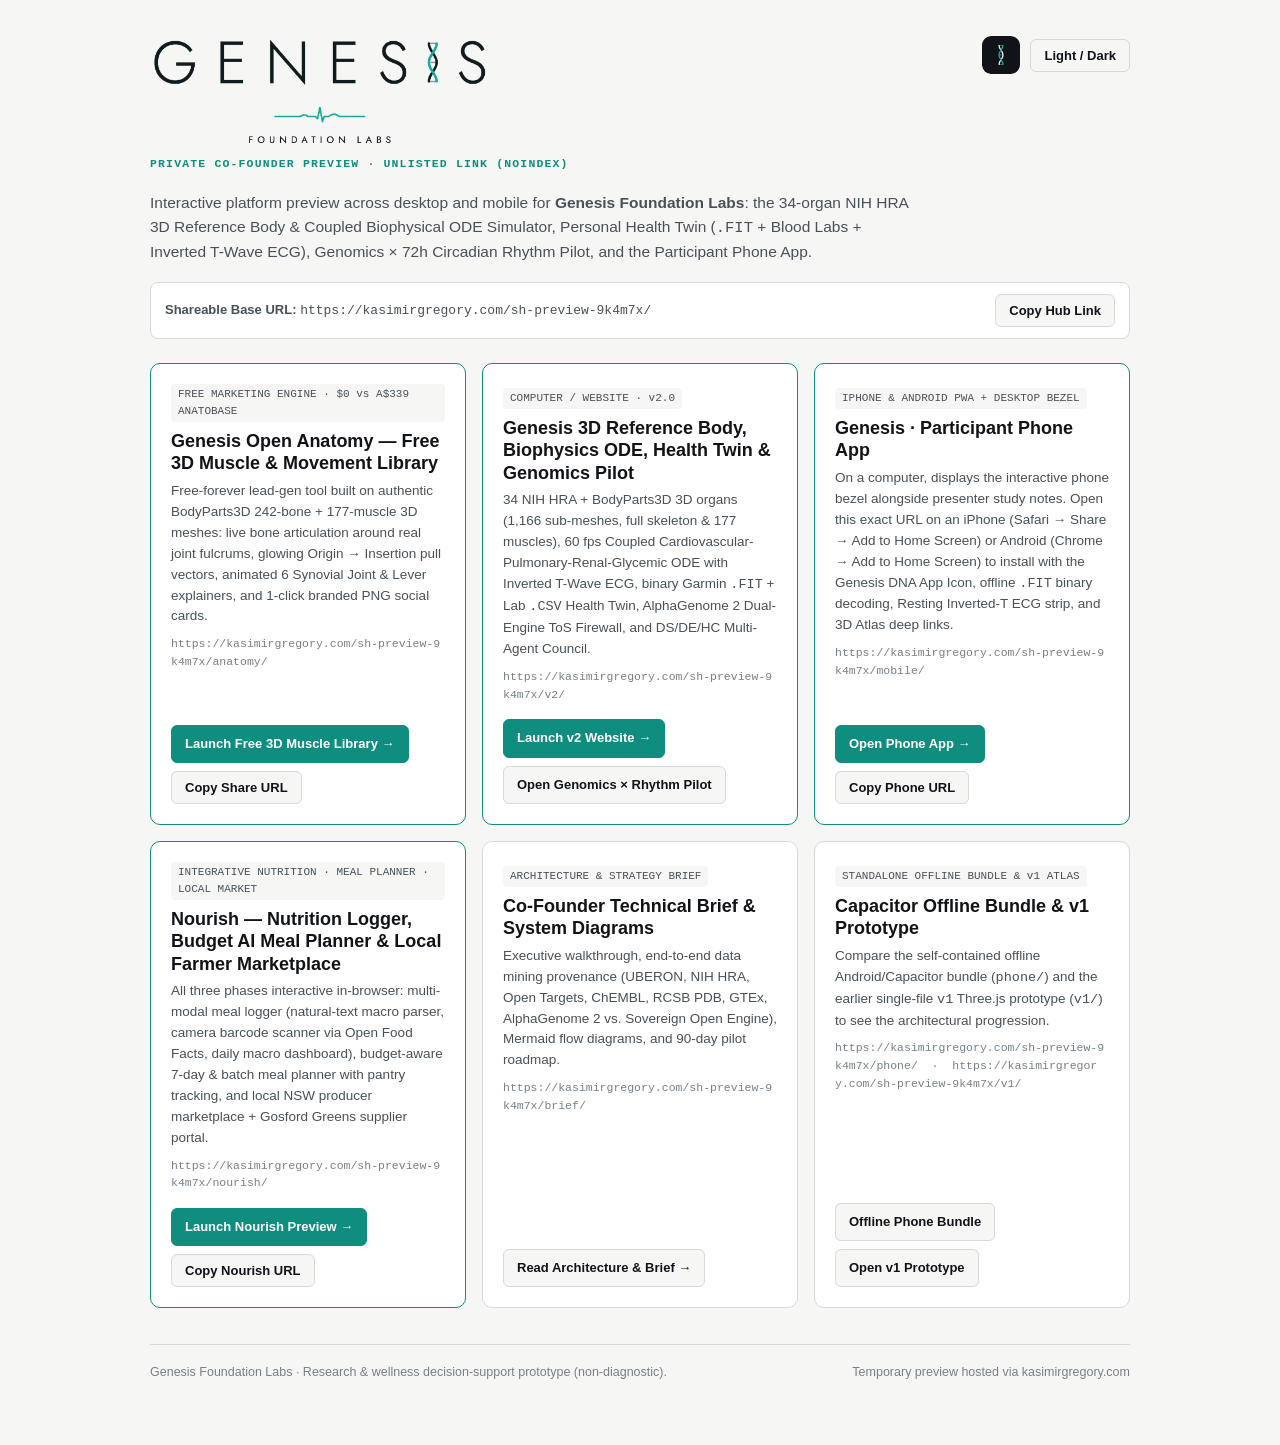
<file: index.html>
<!doctype html>
<html lang="en">
<head>
  <meta charset="utf-8" />
  <meta name="viewport" content="width=device-width, initial-scale=1" />
  <meta name="robots" content="noindex, nofollow, noarchive" />
  <meta name="theme-color" content="#f6f7f5" />
  <link rel="icon" href="brand/favicon.ico" sizes="any" />
  <link rel="icon" type="image/png" sizes="32x32" href="brand/favicon-32.png" />
  <link rel="apple-touch-icon" href="brand/apple-touch-icon.png" />
  <title>Genesis Foundation Labs — Co-Founder Platform Preview</title>
  <script>
    try { const t = localStorage.getItem('gfl-hub-theme'); if (t) document.documentElement.dataset.theme = t; } catch (_) {}
  </script>
  <style>
    :root {
      color-scheme: light;
      --bg: #f6f7f5; --paper: #ffffff; --ink: #101418; --ink-2: #485158; --ink-3: #768087;
      --rule: #d5dbd7; --accent: #0f8e80; --accent-bright: #18a999; --ok: #1b8364;
      --font: "Geist", -apple-system, BlinkMacSystemFont, "Segoe UI", Inter, Roboto, sans-serif;
      --mono: ui-monospace, SFMono-Regular, Menlo, Consolas, monospace;
    }
    @media (prefers-color-scheme: dark) {
      :root:not([data-theme="light"]) {
        color-scheme: dark;
        --bg: #101418; --paper: #171d22; --ink: #eef2f1; --ink-2: #a5b0b6; --ink-3: #737f87;
        --rule: #252e35; --accent: #18a999; --accent-bright: #22c1af; --ok: #46c399;
      }
    }
    :root[data-theme="dark"] {
      color-scheme: dark;
      --bg: #101418; --paper: #171d22; --ink: #eef2f1; --ink-2: #a5b0b6; --ink-3: #737f87;
      --rule: #252e35; --accent: #18a999; --accent-bright: #22c1af; --ok: #46c399;
    }
    * { box-sizing: border-box; margin: 0; padding: 0; }
    body { font-family: var(--font); background: var(--bg); color: var(--ink); line-height: 1.55; padding: 36px 20px 64px; -webkit-font-smoothing: antialiased; }
    .wrap { max-width: 980px; margin: 0 auto; }
    .hero-top { display: flex; justify-content: space-between; align-items: flex-start; gap: 16px; flex-wrap: wrap; margin-bottom: 18px; }
    .logo-light { display: block; width: min(340px, 78vw); height: auto; }
    .logo-dark { display: none; width: min(340px, 78vw); height: auto; }
    @media (prefers-color-scheme: dark) {
      :root:not([data-theme="light"]) .logo-light { display: none; }
      :root:not([data-theme="light"]) .logo-dark { display: block; }
    }
    :root[data-theme="dark"] .logo-light { display: none; }
    :root[data-theme="dark"] .logo-dark { display: block; }
    .eyebrow { font-family: var(--mono); font-size: 11.5px; text-transform: uppercase; letter-spacing: 0.1em; color: var(--accent); font-weight: 600; margin-top: 8px; }
    .lead { color: var(--ink-2); font-size: 15.5px; max-width: 760px; margin-top: 10px; }
    .notice { margin-top: 18px; padding: 11px 14px; border-radius: 8px; border: 1px solid var(--rule); background: var(--paper); font-size: 13px; color: var(--ink-2); display: flex; justify-content: space-between; align-items: center; gap: 12px; flex-wrap: wrap; }
    .grid { display: grid; grid-template-columns: repeat(auto-fit, minmax(295px, 1fr)); gap: 16px; margin-top: 24px; }
    .card { background: var(--paper); border: 1px solid var(--rule); border-radius: 10px; padding: 20px; display: flex; flex-direction: column; justify-content: space-between; gap: 16px; }
    .card.featured { border-color: var(--accent); border-width: 1.5px; }
    .tag { display: inline-block; font-family: var(--mono); font-size: 11px; padding: 2px 7px; border-radius: 4px; background: var(--bg); color: var(--ink-2); margin-bottom: 8px; }
    .card h2 { font-size: 18px; line-height: 1.25; margin-bottom: 6px; }
    .card p { font-size: 13.5px; color: var(--ink-2); }
    .actions { display: flex; gap: 8px; flex-wrap: wrap; align-items: center; }
    a.btn, button.btn { display: inline-flex; align-items: center; gap: 6px; padding: 8px 13px; border-radius: 6px; font-size: 13px; font-weight: 600; text-decoration: none; cursor: pointer; border: 1px solid var(--rule); background: var(--bg); color: var(--ink); font-family: inherit; }
    a.btn.primary { background: var(--accent); color: #fff; border-color: var(--accent); }
    :root[data-theme="dark"] a.btn.primary { color: #061816; }
    @media (prefers-color-scheme: dark) {
      :root:not([data-theme="light"]) a.btn.primary { color: #061816; }
    }
    .url-line { font-family: var(--mono); font-size: 11.5px; color: var(--ink-3); word-break: break-all; margin-top: 8px; }
    footer { margin-top: 36px; padding-top: 18px; border-top: 1px solid var(--rule); font-size: 12.5px; color: var(--ink-3); display: flex; justify-content: space-between; flex-wrap: wrap; gap: 8px; align-items: center; }
  </style>
</head>
<body>
  <div class="wrap">
    <div class="hero-top">
      <div>
        <img class="logo-light" src="brand/logo-full-light.png" alt="Genesis Foundation Labs" />
        <img class="logo-dark" src="brand/logo-full-dark.png" alt="Genesis Foundation Labs" />
        <div class="eyebrow">Private Co-Founder Preview · Unlisted Link (noindex)</div>
      </div>
      <div style="display:flex;align-items:center;gap:10px">
        <img src="brand/app-icon-64.png" width="38" height="38" alt="Genesis App Icon" style="border-radius:9px;box-shadow:0 0 0 1px rgba(255,255,255,0.14)" />
        <button type="button" class="btn" onclick="(function(){const r=document.documentElement;const d=r.dataset.theme?r.dataset.theme==='dark':matchMedia('(prefers-color-scheme: dark)').matches;r.dataset.theme=d?'light':'dark';try{localStorage.setItem('gfl-hub-theme',r.dataset.theme);}catch(_){}})()">Light / Dark</button>
      </div>
    </div>

    <p class="lead">Interactive platform preview across desktop and mobile for <strong>Genesis Foundation Labs</strong>: the 34-organ NIH HRA 3D Reference Body &amp; Coupled Biophysical ODE Simulator, Personal Health Twin (<code>.FIT</code> + Blood Labs + Inverted T-Wave ECG), Genomics &times; 72h Circadian Rhythm Pilot, and the Participant Phone App.</p>

    <div class="notice">
      <span><strong>Shareable Base URL:</strong> <code style="font-family:var(--mono)">https://kasimirgregory.com/sh-preview-9k4m7x/</code></span>
      <button type="button" class="btn" onclick="navigator.clipboard.writeText('https://kasimirgregory.com/sh-preview-9k4m7x/').then(()=>this.textContent='Copied Link!')">Copy Hub Link</button>
    </div>

    <div class="grid">
      <article class="card featured">
        <div>
          <span class="tag">FREE MARKETING ENGINE · $0 vs A$339 ANATOBASE</span>
          <h2>Genesis Open Anatomy — Free 3D Muscle &amp; Movement Library</h2>
          <p>Free-forever lead-gen tool built on authentic BodyParts3D 242-bone + 177-muscle 3D meshes: live bone articulation around real joint fulcrums, glowing Origin &rarr; Insertion pull vectors, animated 6 Synovial Joint &amp; Lever explainers, and 1-click branded PNG social cards.</p>
          <div class="url-line">https://kasimirgregory.com/sh-preview-9k4m7x/anatomy/</div>
        </div>
        <div class="actions">
          <a class="btn primary" href="v2/anatomy/">Launch Free 3D Muscle Library &rarr;</a>
          <button type="button" class="btn" onclick="navigator.clipboard.writeText('https://kasimirgregory.com/sh-preview-9k4m7x/anatomy/').then(()=>this.textContent='Copied Anatomy Link!')">Copy Share URL</button>
        </div>
      </article>

      <article class="card featured">
        <div>
          <span class="tag">COMPUTER / WEBSITE · v2.0</span>
          <h2>Genesis 3D Reference Body, Biophysics ODE, Health Twin &amp; Genomics Pilot</h2>
          <p>34 NIH HRA + BodyParts3D 3D organs (1,166 sub-meshes, full skeleton &amp; 177 muscles), 60 fps Coupled Cardiovascular-Pulmonary-Renal-Glycemic ODE with Inverted T-Wave ECG, binary Garmin <code>.FIT</code> + Lab <code>.CSV</code> Health Twin, AlphaGenome 2 Dual-Engine ToS Firewall, and DS/DE/HC Multi-Agent Council.</p>
          <div class="url-line">https://kasimirgregory.com/sh-preview-9k4m7x/v2/</div>
        </div>
        <div class="actions">
          <a class="btn primary" href="v2/">Launch v2 Website &rarr;</a>
          <a class="btn" href="v2/?view=pilot">Open Genomics &times; Rhythm Pilot</a>
        </div>
      </article>

      <article class="card featured">
        <div>
          <span class="tag">IPHONE &amp; ANDROID PWA + DESKTOP BEZEL</span>
          <h2>Genesis · Participant Phone App</h2>
          <p>On a computer, displays the interactive phone bezel alongside presenter study notes. Open this exact URL on an iPhone (Safari &rarr; Share &rarr; Add to Home Screen) or Android (Chrome &rarr; Add to Home Screen) to install with the Genesis DNA App Icon, offline <code>.FIT</code> binary decoding, Resting Inverted-T ECG strip, and 3D Atlas deep links.</p>
          <div class="url-line">https://kasimirgregory.com/sh-preview-9k4m7x/mobile/</div>
        </div>
        <div class="actions">
          <a class="btn primary" href="mobile/">Open Phone App &rarr;</a>
          <button type="button" class="btn" onclick="navigator.clipboard.writeText('https://kasimirgregory.com/sh-preview-9k4m7x/mobile/').then(()=>this.textContent='Copied Phone Link!')">Copy Phone URL</button>
        </div>
      </article>

      <article class="card featured">
        <div>
          <span class="tag">INTEGRATIVE NUTRITION · MEAL PLANNER · LOCAL MARKET</span>
          <h2>Nourish — Nutrition Logger, Budget AI Meal Planner &amp; Local Farmer Marketplace</h2>
          <p>All three phases interactive in-browser: multi-modal meal logger (natural-text macro parser, camera barcode scanner via Open Food Facts, daily macro dashboard), budget-aware 7-day &amp; batch meal planner with pantry tracking, and local NSW producer marketplace + Gosford Greens supplier portal.</p>
          <div class="url-line">https://kasimirgregory.com/sh-preview-9k4m7x/nourish/</div>
        </div>
        <div class="actions">
          <a class="btn primary" href="nourish/">Launch Nourish Preview &rarr;</a>
          <button type="button" class="btn" onclick="navigator.clipboard.writeText('https://kasimirgregory.com/sh-preview-9k4m7x/nourish/').then(()=>this.textContent='Copied Nourish Link!')">Copy Nourish URL</button>
        </div>
      </article>

      <article class="card">
        <div>
          <span class="tag">ARCHITECTURE &amp; STRATEGY BRIEF</span>
          <h2>Co-Founder Technical Brief &amp; System Diagrams</h2>
          <p>Executive walkthrough, end-to-end data mining provenance (UBERON, NIH HRA, Open Targets, ChEMBL, RCSB PDB, GTEx, AlphaGenome 2 vs. Sovereign Open Engine), Mermaid flow diagrams, and 90-day pilot roadmap.</p>
          <div class="url-line">https://kasimirgregory.com/sh-preview-9k4m7x/brief/</div>
        </div>
        <div class="actions">
          <a class="btn" href="brief/">Read Architecture &amp; Brief &rarr;</a>
        </div>
      </article>

      <article class="card">
        <div>
          <span class="tag">STANDALONE OFFLINE BUNDLE &amp; v1 ATLAS</span>
          <h2>Capacitor Offline Bundle &amp; v1 Prototype</h2>
          <p>Compare the self-contained offline Android/Capacitor bundle (<code>phone/</code>) and the earlier single-file <code>v1</code> Three.js prototype (<code>v1/</code>) to see the architectural progression.</p>
          <div class="url-line">https://kasimirgregory.com/sh-preview-9k4m7x/phone/ &nbsp;·&nbsp; https://kasimirgregory.com/sh-preview-9k4m7x/v1/</div>
        </div>
        <div class="actions">
          <a class="btn" href="phone/">Offline Phone Bundle</a>
          <a class="btn" href="v1/">Open v1 Prototype</a>
        </div>
      </article>
    </div>

    <footer>
      <span>Genesis Foundation Labs · Research &amp; wellness decision-support prototype (non-diagnostic).</span>
      <span>Temporary preview hosted via kasimirgregory.com</span>
    </footer>
  </div>
</body>
</html>
</file>
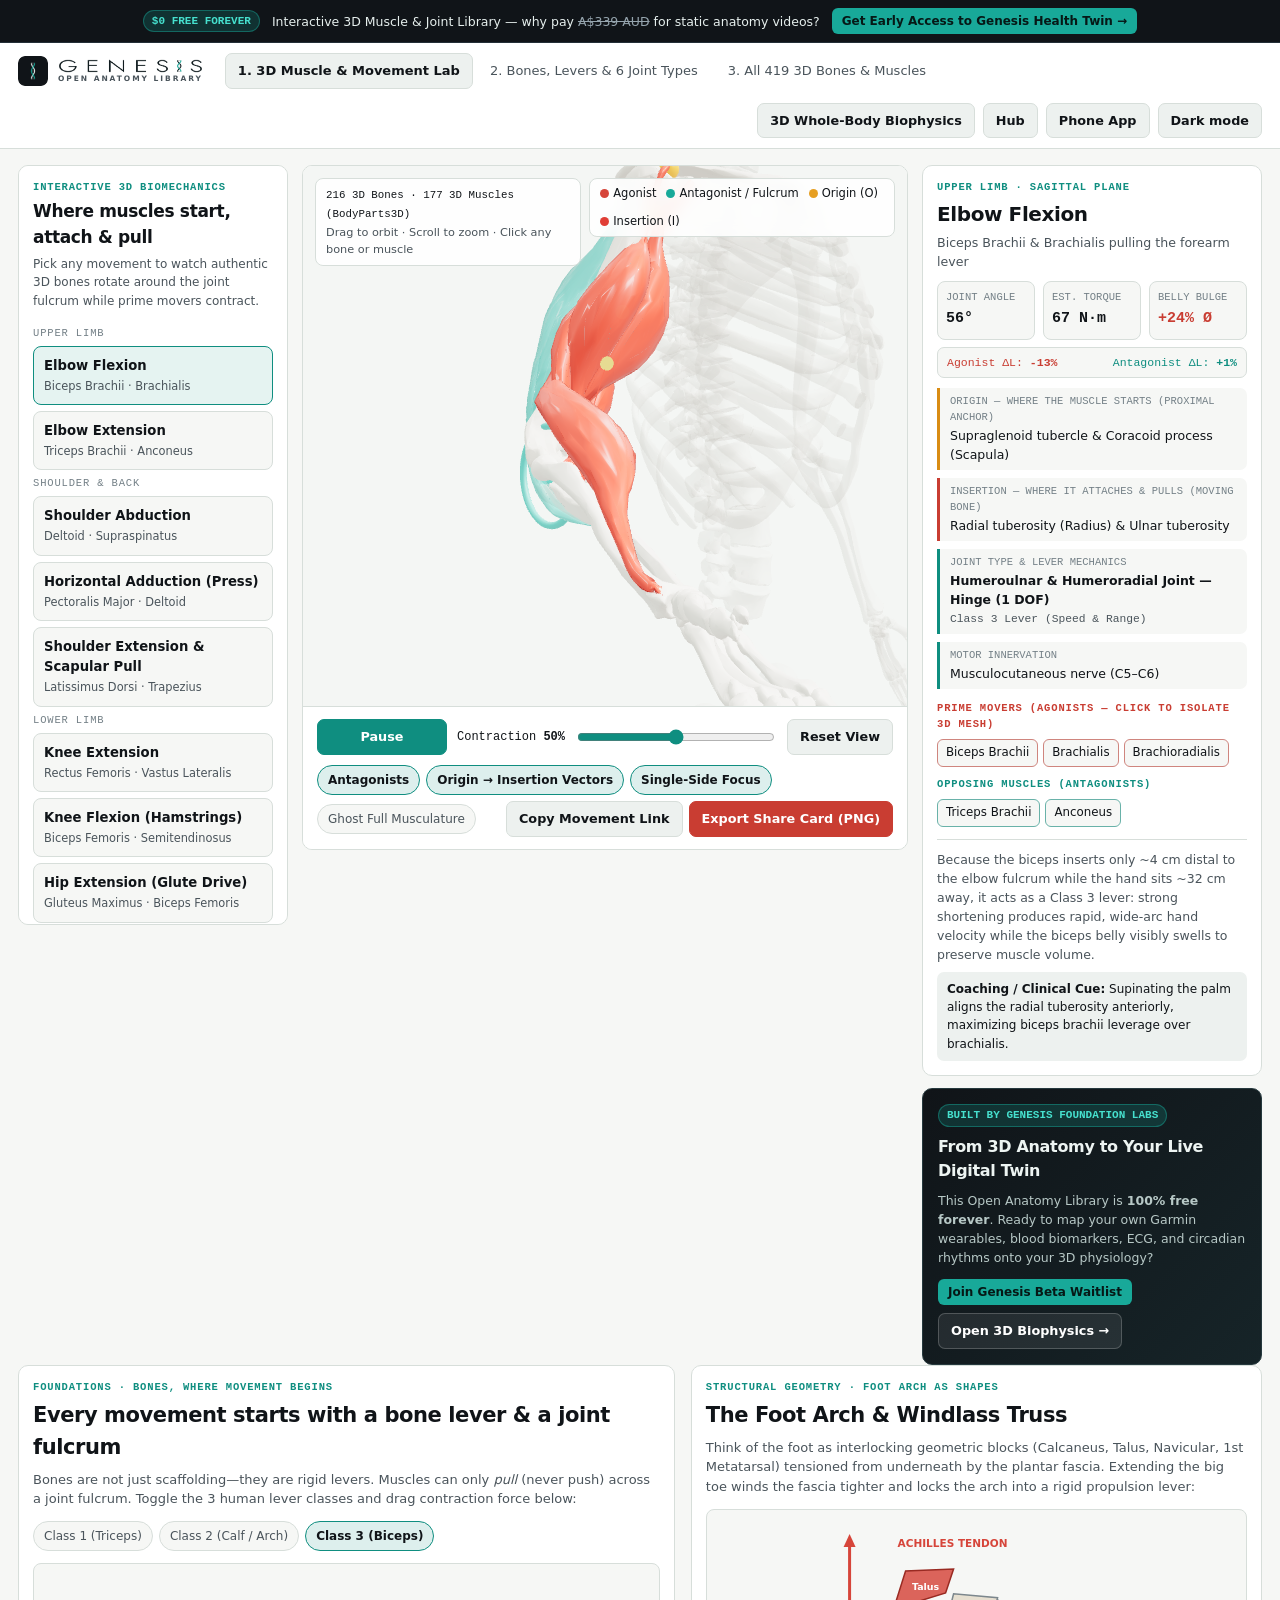
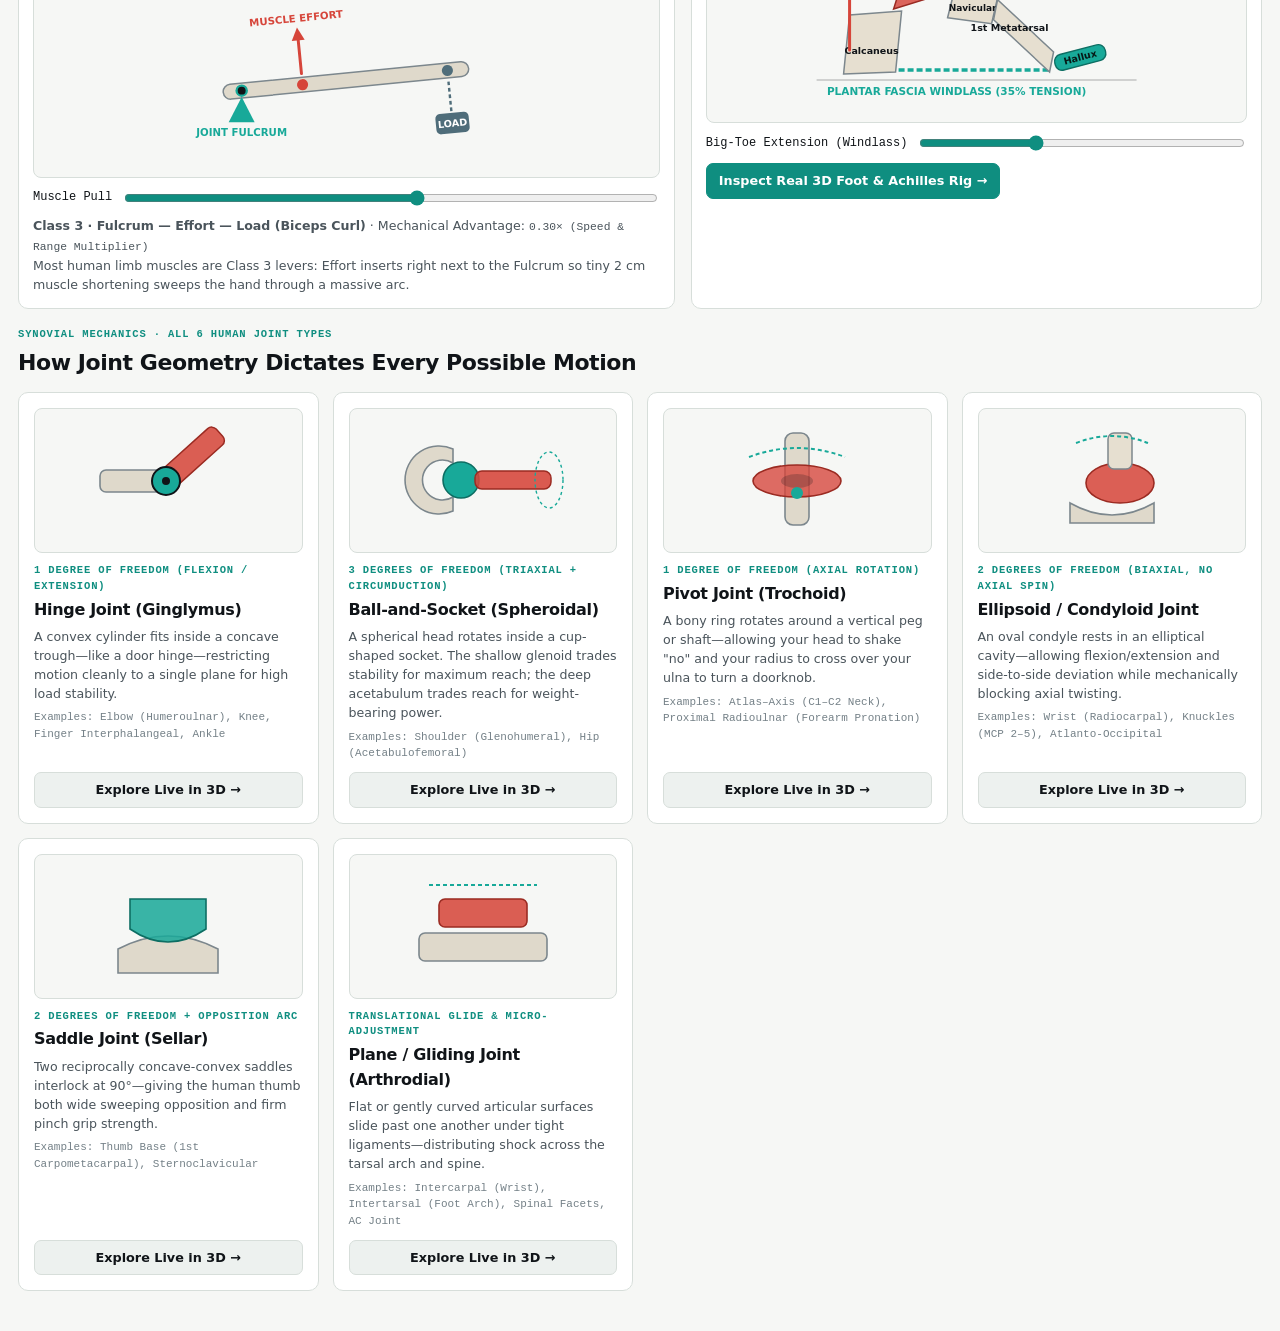
<file: anatomy/index.html>
<!doctype html><html lang="en"><head><meta charset="utf-8" /><meta name="robots" content="noindex, nofollow" /><title>Genesis Open Anatomy</title><script>location.replace("../v2/anatomy/" + location.search + location.hash);</script><meta http-equiv="refresh" content="0;url=../v2/anatomy/" /></head><body><p>Redirecting to <a href="../v2/anatomy/">Genesis Open Anatomy Library</a>...</p></body></html>
</file>
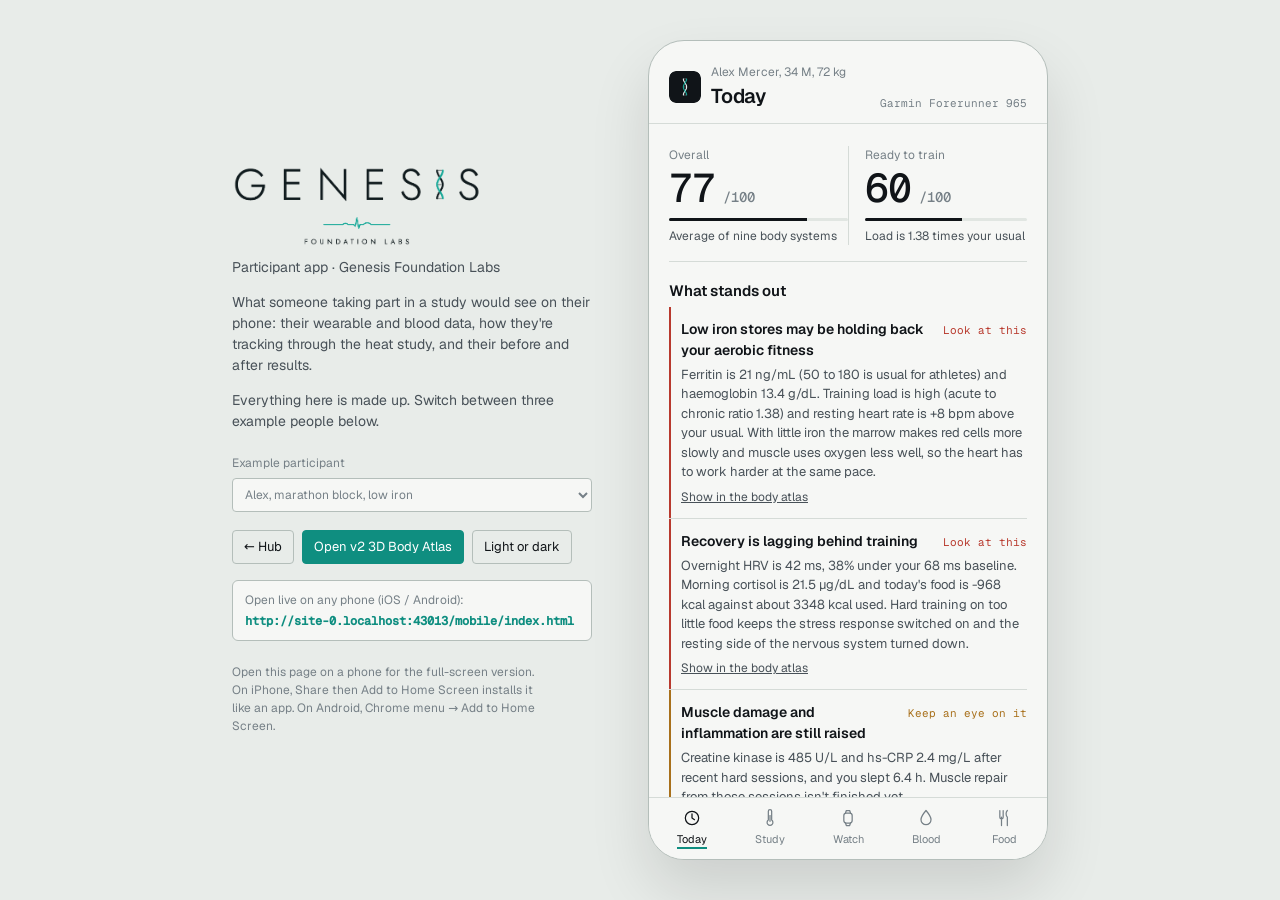
<file: mobile/index.html>
<!DOCTYPE html>
<html lang="en">
<head>
  <meta charset="UTF-8" />
  <meta name="viewport" content="width=device-width, initial-scale=1.0, viewport-fit=cover" />
  <meta name="theme-color" content="#f6f7f5" />
  <meta name="apple-mobile-web-app-capable" content="yes" />
  <meta name="apple-mobile-web-app-status-bar-style" content="default" />
  <link rel="icon" href="brand/favicon.ico" sizes="any" />
  <link rel="icon" type="image/png" sizes="32x32" href="brand/favicon-32.png" />
  <link rel="apple-touch-icon" href="brand/apple-touch-icon.png" />
  <link rel="manifest" href="manifest.json" />
  <title>Genesis Foundation Labs · Participant App</title>
  <link rel="stylesheet" href="fonts/fonts.css" />
  <script>
    try { const t = localStorage.getItem('atlas-theme'); if (t) document.documentElement.dataset.theme = t; } catch (_) {}
  </script>
  <style>
    :root {
      color-scheme: light;
      --paper: #f6f7f5;
      --paper-2: #edf0ed;
      --paper-3: #e1e6e2;
      --ink: #101418;
      --ink-2: #485158;
      --ink-3: #768087;
      --rule: #d5dbd7;
      --rule-strong: #b4beba;
      --accent: #0f8e80;
      --accent-ink: #ffffff;
      --accent-soft: rgba(24, 169, 153, 0.12);
      --ok: #1b8364;
      --warn: #a8701b;
      --bad: #b83a2e;
      --cool: #2c6680;
      --sans: "Geist", "Inter", system-ui, -apple-system, "Segoe UI", sans-serif;
      --mono: "Geist Mono", ui-monospace, "SFMono-Regular", Menlo, Consolas, monospace;
      --page: #e8ece9;
    }
    @media (prefers-color-scheme: dark) {
      :root:not([data-theme="light"]) {
        color-scheme: dark;
        --paper: #101418; --paper-2: #171d22; --paper-3: #20282f; --ink: #eef2f1; --ink-2: #a5b0b6; --ink-3: #737f87;
        --rule: #252e35; --rule-strong: #3a464f; --accent: #18a999; --accent-ink: #061816; --accent-soft: rgba(24, 169, 153, 0.16);
        --ok: #46c399; --warn: #e0a54a; --bad: #ef7d6f; --cool: #7bb6cf; --page: #0a0d10;
      }
    }
    :root[data-theme="dark"] {
      color-scheme: dark;
      --paper: #101418; --paper-2: #171d22; --paper-3: #20282f; --ink: #eef2f1; --ink-2: #a5b0b6; --ink-3: #737f87;
      --rule: #252e35; --rule-strong: #3a464f; --accent: #18a999; --accent-ink: #061816; --accent-soft: rgba(24, 169, 153, 0.16);
      --ok: #46c399; --warn: #e0a54a; --bad: #ef7d6f; --cool: #7bb6cf; --page: #0a0d10;
    }
    .genesis-logo-dark { display: none; }
    .genesis-logo-light { display: block; }
    @media (prefers-color-scheme: dark) {
      :root:not([data-theme="light"]) .genesis-logo-light { display: none; }
      :root:not([data-theme="light"]) .genesis-logo-dark { display: block; }
    }
    :root[data-theme="dark"] .genesis-logo-light { display: none; }
    :root[data-theme="dark"] .genesis-logo-dark { display: block; }
    * { box-sizing: border-box; }
    html, body { margin: 0; }
    body { background: var(--page); color: var(--ink); font: 14px/1.5 var(--sans); -webkit-font-smoothing: antialiased; accent-color: var(--accent); }
    h1, h2, h3 { margin: 0; font-weight: 600; letter-spacing: -0.01em; text-wrap: balance; }
    p { margin: 0; }
    a { color: inherit; }
    button, input, select { font: inherit; color: inherit; }
    :focus-visible { outline: 2px solid var(--accent); outline-offset: 2px; }
    .mono, code { font-family: var(--mono); font-variant-numeric: tabular-nums; font-size: 0.9em; }

    /* Desktop: a phone on the right, notes for the person demoing it on the left */
    .stage { min-height: 100dvh; display: grid; grid-template-columns: minmax(0, 360px) 400px; gap: 56px; justify-content: center; align-items: center; padding: 40px 24px; }
    .notes h1 { font-size: 26px; letter-spacing: -0.02em; }
    .notes h1::after { content: "."; color: var(--accent); }
    .notes .sub { color: var(--ink-2); margin-top: 6px; }
    .notes p { color: var(--ink-2); margin-top: 14px; max-width: 40ch; }
    .notes label { display: grid; gap: 6px; margin-top: 22px; font-size: 12px; color: var(--ink-3); }
    .notes select { background: var(--paper); border: 1px solid var(--rule-strong); border-radius: 4px; padding: 7px 8px; }
    .notes .links { display: flex; gap: 8px; flex-wrap: wrap; margin-top: 18px; }
    .notes .fine { font-size: 12px; color: var(--ink-3); margin-top: 22px; }

    .phone { width: 400px; height: min(840px, calc(100dvh - 80px)); background: var(--paper); border: 1px solid var(--rule-strong); border-radius: 36px; overflow: hidden; display: flex; flex-direction: column; box-shadow: 0 30px 60px rgba(0, 0, 0, 0.12); }
    .app-head { padding: 22px 20px 12px; border-bottom: 1px solid var(--rule); display: flex; justify-content: space-between; align-items: end; gap: 10px; }
    .app-head .who { font-size: 12px; color: var(--ink-3); }
    .app-head h2 { font-size: 20px; }
    .device { font-family: var(--mono); font-size: 11px; color: var(--ink-3); text-align: right; }
    .screen { flex: 1; overflow-y: auto; padding: 4px 20px 28px; scrollbar-width: thin; }
    .pane { display: none; }
    .pane.active { display: block; }

    .btn { border: 1px solid var(--rule-strong); background: transparent; border-radius: 4px; padding: 6px 11px; font-size: 13px; cursor: pointer; text-decoration: none; display: inline-flex; align-items: center; gap: 6px; }
    .btn:hover { border-color: var(--ink); }
    .btn.primary { background: var(--accent); border-color: var(--accent); color: var(--accent-ink); }
    .btn.block { width: 100%; justify-content: center; margin-top: 12px; padding: 9px; }

    section.block { padding: 18px 0; border-bottom: 1px solid var(--rule); }
    section.block:last-child { border-bottom: 0; }
    .block > h3 { font-size: 15px; margin-bottom: 4px; display: flex; justify-content: space-between; align-items: baseline; gap: 8px; flex-wrap: wrap; }
    .block > h3 small { font-weight: 400; font-size: 12px; color: var(--ink-3); }
    .block > .intro { color: var(--ink-2); font-size: 13px; margin-bottom: 10px; }

    .scores { display: grid; grid-template-columns: 1fr 1fr; gap: 0; padding: 18px 0 16px; border-bottom: 1px solid var(--rule); }
    .score + .score { padding-left: 16px; border-left: 1px solid var(--rule); }
    .score .label { font-size: 12px; color: var(--ink-3); }
    .score .num { font: 500 40px/1.1 var(--mono); letter-spacing: -0.03em; margin-top: 2px; }
    .score .num small { font-size: 14px; color: var(--ink-3); letter-spacing: 0; }
    .score .bar { height: 3px; background: var(--paper-3); margin: 8px 0 6px; border-radius: 2px; overflow: hidden; }
    .score .bar i { display: block; height: 100%; background: var(--ink); }
    .score .note { font-size: 12px; color: var(--ink-2); }

    .item { padding: 12px 0; border-top: 1px solid var(--rule); }
    .item:first-of-type { border-top: 0; }
    .item .row { display: flex; justify-content: space-between; gap: 10px; align-items: baseline; }
    .item strong { font-weight: 600; }
    .item .text { color: var(--ink-2); font-size: 13px; margin-top: 4px; }
    .item .meta { color: var(--ink-3); font-size: 12px; margin-top: 6px; display: flex; gap: 12px; flex-wrap: wrap; }
    .item .meta a { color: var(--ink-2); }
    .flag { font-size: 11px; white-space: nowrap; font-family: var(--mono); }
    .flag.bad { color: var(--bad); }
    .flag.warn { color: var(--warn); }
    .flag.ok { color: var(--ok); }
    .item.bad { box-shadow: inset 2px 0 0 var(--bad); padding-left: 12px; }
    .item.warn { box-shadow: inset 2px 0 0 var(--warn); padding-left: 12px; }
    .disclaimer { font-size: 12px; color: var(--ink-3); margin-top: 8px; }

    .sysrow { display: grid; grid-template-columns: minmax(0, 1fr) 90px 30px; gap: 10px; align-items: center; padding: 8px 0; border-top: 1px solid var(--rule); font-size: 13px; text-decoration: none; }
    .sysrow:first-of-type { border-top: 0; }
    .sysrow:hover .n { text-decoration: underline; }
    .sysrow .track { height: 3px; background: var(--paper-3); border-radius: 2px; overflow: hidden; }
    .sysrow .track i { display: block; height: 100%; }
    .sysrow .v { font-family: var(--mono); font-size: 12px; text-align: right; }

    .tiles { display: grid; grid-template-columns: repeat(3, 1fr); gap: 0; border-top: 1px solid var(--rule); border-left: 1px solid var(--rule); }
    .tile { padding: 10px; border-right: 1px solid var(--rule); border-bottom: 1px solid var(--rule); min-width: 0; }
    .tile .l { font-size: 11px; color: var(--ink-3); }
    .tile .v { font: 500 17px/1.3 var(--mono); }
    .tile .s { font-size: 11px; color: var(--ink-3); }

    .field { display: flex; justify-content: space-between; align-items: center; gap: 10px; padding: 8px 0; border-top: 1px solid var(--rule); font-size: 13px; }
    .field:first-of-type { border-top: 0; }
    .field .name { min-width: 0; }
    .field .name small { display: block; color: var(--ink-3); font-size: 11.5px; }
    .field input { width: 84px; text-align: right; background: var(--paper); border: 1px solid var(--rule-strong); border-radius: 4px; padding: 5px 7px; font-family: var(--mono); font-size: 13px; }
    .field .unit { font-size: 11px; color: var(--ink-3); width: 44px; }
    .field .inline { flex-wrap: nowrap; flex: none; }
    .field .name .flag { display: block; }
    .inline { display: flex; gap: 8px; align-items: center; flex-wrap: wrap; }
    .inline input[type="password"], .inline input[type="text"], .grid2 input { flex: 1; min-width: 0; background: var(--paper); border: 1px solid var(--rule-strong); border-radius: 4px; padding: 7px 8px; font-size: 13px; }
    .grid2 { display: grid; grid-template-columns: 1fr 1fr; gap: 6px; }
    .grid2 label { display: grid; gap: 2px; font-size: 11px; color: var(--ink-3); }
    .grid2 input { font-family: var(--mono); }
    .file-btn input { display: none; }
    .status-line { font-size: 12px; color: var(--ink-3); margin-top: 8px; }

    /* Study */
    .study-head { padding: 18px 0 14px; border-bottom: 1px solid var(--rule); }
    .study-head .kicker { font-size: 12px; color: var(--ink-3); }
    .study-head h3 { font-size: 19px; margin-top: 2px; }
    .progress { display: grid; grid-template-columns: repeat(10, 1fr); gap: 3px; margin: 12px 0 6px; }
    .progress i { height: 6px; background: var(--paper-3); border-radius: 1px; }
    .progress i.done { background: var(--ink); }
    .progress i.next { background: var(--accent); }
    .next-session { display: flex; justify-content: space-between; gap: 10px; font-size: 13px; color: var(--ink-2); }
    .toggle { display: inline-flex; border: 1px solid var(--rule-strong); border-radius: 4px; overflow: hidden; }
    .toggle button { border: 0; background: none; padding: 4px 9px; font-size: 12px; cursor: pointer; color: var(--ink-2); white-space: nowrap; }
    .toggle button[aria-pressed="true"] { background: var(--ink); color: var(--paper); }
    #study-chart { width: 100%; height: auto; display: block; margin-top: 10px; }
    #study-chart .axis { stroke: var(--rule-strong); }
    #study-chart .grid { stroke: var(--rule); }
    #study-chart .tick { fill: var(--ink-3); font: 10px var(--mono); }
    #study-chart .line { fill: none; stroke: var(--ink); stroke-width: 2; stroke-linejoin: round; }
    #study-chart .plan { fill: none; stroke: var(--ink-3); stroke-width: 1.5; stroke-dasharray: 3 4; }
    #study-chart .dot { fill: var(--ink); }
    #study-chart .dot.last { fill: var(--accent); }
    #study-chart .lab { fill: var(--ink); font: 500 11px var(--mono); }
    table.compare { width: 100%; border-collapse: collapse; font-size: 13px; }
    table.compare th, table.compare td { text-align: left; padding: 7px 6px 7px 0; border-top: 1px solid var(--rule); }
    table.compare thead th { border-top: 0; font-weight: 500; color: var(--ink-3); font-size: 12px; }
    table.compare td { font-family: var(--mono); font-size: 12.5px; }
    table.compare td.pending { color: var(--ink-3); font-family: var(--sans); }
    dl.facts { display: grid; grid-template-columns: max-content 1fr; gap: 6px 14px; margin: 0; font-size: 13px; }
    dl.facts dt { color: var(--ink-3); }
    dl.facts dd { margin: 0; }

    .tabbar { display: grid; grid-template-columns: repeat(5, 1fr); border-top: 1px solid var(--rule); background: var(--paper); padding: 6px 4px calc(8px + env(safe-area-inset-bottom, 0px)); }
    .tabbar button { border: 0; background: none; display: flex; flex-direction: column; align-items: center; gap: 3px; font-size: 11px; color: var(--ink-3); cursor: pointer; padding: 4px 0; }
    .tabbar svg { width: 20px; height: 20px; fill: none; stroke: currentColor; stroke-width: 1.5; stroke-linecap: round; stroke-linejoin: round; }
    .tabbar button[aria-selected="true"] { color: var(--ink); }
    .tabbar button[aria-selected="true"] span { box-shadow: 0 2px 0 var(--accent); }

    /* Installed app: always full screen, even on a tablet */
    html.native body { background: var(--paper); }
    html.native .stage { display: block; padding: 0; }
    html.native .notes { display: none; }
    html.native .phone { width: 100%; height: 100dvh; border: 0; border-radius: 0; box-shadow: none; }
    html.native .app-head { padding-top: calc(14px + env(safe-area-inset-top, 0px)); }
    html.native .phone { max-width: 720px; margin: 0 auto; }

    /* On a phone the frame and notes go away */
    @media (max-width: 860px) {
      body { background: var(--paper); }
      .stage { display: block; padding: 0; }
      .notes { display: none; }
      .phone { width: 100%; height: 100dvh; border: 0; border-radius: 0; box-shadow: none; }
      .app-head { padding-top: calc(14px + env(safe-area-inset-top, 0px)); }
    }
  </style>
</head>
<body>
  <div class="stage">
    <aside class="notes">
      <div style="margin-bottom:10px">
        <img class="genesis-logo-light" src="brand/logo-full-light.png" alt="Genesis Foundation Labs" style="max-width:250px;height:auto" />
        <img class="genesis-logo-dark" src="brand/logo-full-dark.png" alt="Genesis Foundation Labs" style="max-width:250px;height:auto" />
      </div>
      <div class="sub">Participant app · Genesis Foundation Labs</div>
      <p>What someone taking part in a study would see on their phone: their wearable and blood data, how they're tracking through the heat study, and their before and after results.</p>
      <p>Everything here is made up. Switch between three example people below.</p>
      <label for="profile-preset">Example participant
        <select id="profile-preset">
          <option value="ENDURANCE_IRON_DEPLETED">Alex, marathon block, low iron</option>
          <option value="CARDIOMETABOLIC_OPTIMIZATION">Jordan, raised ApoB and HbA1c</option>
          <option value="PEAK_HOMEOSTASIS">Elena, everything in range</option>
        </select>
      </label>
      <div class="links">
        <a class="btn" href="../">&larr; Hub</a>
        <a class="btn primary" href="../v2/">Open v2 3D Body Atlas</a>
        <button type="button" class="btn" id="theme-toggle">Light or dark</button>
      </div>
      <div id="lan-phone-box" style="margin-top:16px;padding:10px 12px;border:1px solid var(--rule-strong);border-radius:6px;background:var(--paper);font-size:12px">
        <div style="color:var(--ink-3);margin-bottom:3px">Open live on any phone (iOS / Android):</div>
        <code id="lan-phone-url" style="font-size:12px;word-break:break-all;color:var(--accent);font-weight:600">https://kasimirgregory.com/sh-preview-9k4m7x/mobile/</code>
      </div>
      <p class="fine">Open this page on a phone for the full-screen version. On iPhone, Share then Add to Home Screen installs it like an app. On Android, Chrome menu &rarr; Add to Home Screen.</p>
    </aside>

    <div class="phone" id="phone">
      <header class="app-head">
        <div style="display:flex;align-items:center;gap:10px">
          <img src="brand/app-icon-64.png" width="32" height="32" alt="Genesis" style="border-radius:7px;box-shadow:0 0 0 1px rgba(255,255,255,0.12);flex-shrink:0" />
          <div>
            <div class="who" id="user-subtitle">Loading</div>
            <h2 id="pane-title">Today</h2>
          </div>
        </div>
        <div class="device" id="garmin-badge"></div>
      </header>

      <main class="screen" id="screen">
        <!-- Today -->
        <div class="pane active" id="pane-today">
          <div class="scores">
            <div class="score">
              <div class="label">Overall</div>
              <div class="num" id="val-overall">0</div>
              <div class="bar"><i id="bar-overall"></i></div>
              <div class="note">Average of nine body systems</div>
            </div>
            <div class="score">
              <div class="label">Ready to train</div>
              <div class="num" id="val-readiness">0</div>
              <div class="bar"><i id="bar-readiness"></i></div>
              <div class="note" id="sub-acwr">From HRV, sleep and load</div>
            </div>
          </div>

          <section class="block">
            <h3>What stands out</h3>
            <div id="insights-list"></div>
          </section>

          <section class="block">
            <h3>Worth raising with the study team</h3>
            <p class="disclaimer">These come from your numbers, not from a doctor. Talk to the study doctor before changing medicine or supplements.</p>
            <div id="recommendations-list" style="margin-top:6px"></div>
          </section>

          <section class="block">
            <h3>By system <small>tap to open in the body atlas</small></h3>
            <div id="organ-scores-list"></div>
          </section>

          <section class="block">
            <h3>Your data</h3>
            <p class="intro">It's yours. Take a copy any time, or withdraw and have it removed from the study.</p>
            <div class="inline">
              <button type="button" class="btn" onclick="downloadHealthReportJson()">Download a copy</button>
              <button type="button" class="btn" onclick="showWithdraw()">Withdraw</button>
            </div>
            <p class="status-line" id="withdraw-msg"></p>
          </section>

          <section class="block">
            <h3>Prototype</h3>
            <p class="intro">All the data is made up. Switch between three example people, or put back the original numbers after editing.</p>
            <div class="inline">
              <select id="profile-preset-app" aria-label="Example person" style="flex:1;min-width:0;background:var(--paper);border:1px solid var(--rule-strong);border-radius:4px;padding:7px 8px;font-size:13px;">
                <option value="ENDURANCE_IRON_DEPLETED">Alex, marathon block, low iron</option>
                <option value="CARDIOMETABOLIC_OPTIMIZATION">Jordan, raised ApoB and HbA1c</option>
                <option value="PEAK_HOMEOSTASIS">Elena, everything in range</option>
              </select>
              <button type="button" class="btn" onclick="resetExample()">Reset</button>
            </div>
            <div class="inline" style="margin-top:10px">
              <a class="btn" id="atlas-link-app" href="/">Open the body atlas</a>
              <button type="button" class="btn" onclick="document.getElementById('theme-toggle').click()">Light or dark</button>
            </div>
          </section>
        </div>

        <!-- Study -->
        <div class="pane" id="pane-study">
          <div class="study-head">
            <div class="kicker">Heat study, Sydney</div>
            <h3>Session <span id="sessions-done">6</span> of 10 done</h3>
            <div class="progress" id="study-progress" aria-hidden="true"></div>
            <div class="next-session"><span>Next session</span><strong id="next-session">Thursday 7:30 am, 90 min</strong></div>
          </div>

          <section class="block">
            <h3>
              <span>Same workout, same heat</span>
              <span class="toggle" role="group" aria-label="Measure shown">
                <button type="button" id="t-hr" aria-pressed="true">Heart rate</button>
                <button type="button" id="t-core" aria-pressed="false">Core temp</button>
              </span>
            </h3>
            <p class="intro" id="chart-note">Your heart rate at the end of each session. It falls as your body adapts to the heat.</p>
            <svg id="study-chart" viewBox="0 0 360 200" role="img"></svg>
            <p class="disclaimer">Example data for the prototype.</p>
          </section>

          <section class="block">
            <h3>Before and after</h3>
            <p class="intro">The same tests in week 0 and week 3, so you're compared with yourself.</p>
            <table class="compare" id="compare-table">
              <thead><tr><th>Measure</th><th>Week 0</th><th>Week 3</th></tr></thead>
              <tbody></tbody>
            </table>
          </section>

          <section class="block">
            <h3>About this study</h3>
            <dl class="facts">
              <dt>Sessions</dt><dd>Ten of about 90 minutes over two weeks, then two re-tests</dd>
              <dt>Measured</dt><dd>Core temperature, heart rate, sweat rate, plasma volume, blood markers</dd>
              <dt>Cost to you</dt><dd>Nothing</dd>
              <dt>Consent</dt><dd>Given 14 Oct 2026. Covers this study and future studies on the stored data.</dd>
              <dt>Contact</dt><dd>Study coordinator, through the lab</dd>
            </dl>
          </section>
        </div>

        <!-- Watch -->
        <div class="pane" id="pane-garmin">
          <section class="block">
            <h3>Garmin <small id="garmin-sync-status">Connected</small></h3>
            <p class="intro">Reads native binary Garmin <code>.fit</code> workouts (CRC-16 decoded on-device) and <code>.json</code> exports offline.</p>
            <div class="inline">
              <button type="button" class="btn" onclick="syncGarminApi()">Load sample data</button>
              <button type="button" class="btn primary" onclick="loadSampleFitOnPhone()">Try .FIT binary</button>
              <label class="btn file-btn">Upload .FIT / .JSON
                <input type="file" id="garmin-file-input" accept=".fit,.json,.tcx,.csv" onchange="handleGarminFileUpload(event)" />
              </label>
            </div>
            <p class="status-line" id="garmin-compliance-text"></p>
          </section>

          <section class="block">
            <h3>
              <span>Resting ECG strip</span>
              <span class="toggle" role="group" aria-label="ECG T-wave pattern">
                <button type="button" id="ecg-btn-inv" aria-pressed="true">Inverted T</button>
                <button type="button" id="ecg-btn-up" aria-pressed="false">Normal T</button>
              </span>
            </h3>
            <p class="intro" id="phone-ecg-note">Lead-II wearable strip showing symmetric T-wave inversion (-0.45 mV) below the 0 mV baseline.</p>
            <svg id="phone-ecg-svg" viewBox="0 0 360 116" role="img" style="width:100%;height:auto;display:block;margin-top:6px"></svg>
            <div class="meta" style="margin-top:8px"><a id="phone-ecg-atlas-link" href="/">Open Heart &amp; Live ECG in 3D Body Atlas &rarr;</a></div>
          </section>

          <section class="block">
            <h3>Today</h3>
            <div class="tiles" id="garmin-tiles"></div>
          </section>

          <section class="block">
            <h3>Edit and recalculate</h3>
            <div id="garmin-edit-rows"></div>
            <button type="button" class="btn primary block" onclick="recalculateReport()">Recalculate</button>
          </section>

          <section class="block">
            <h3>Recent activities</h3>
            <div id="garmin-activities-list"></div>
          </section>
        </div>

        <!-- Blood -->
        <div class="pane" id="pane-blood">
          <section class="block">
            <h3>Blood panel <small id="blood-sync-status">12 markers</small></h3>
            <p class="intro">From your last blood test. Edit any value or upload clinical lab results (<code>.csv</code> or <code>.json</code>, auto-converts SI mmol/L).</p>
            <div class="inline">
              <label class="btn file-btn">Upload .CSV / .JSON
                <input type="file" accept=".csv,.tsv,.txt,.json" onchange="handleBloodFileUpload(event)" />
              </label>
              <button type="button" class="btn" onclick="loadSampleBloodCsvOnPhone()">Try sample lab .CSV</button>
            </div>
          </section>
          <section class="block" style="padding-top:6px">
            <div id="blood-inputs-list"></div>
            <button type="button" class="btn primary block" onclick="recalculateReport()">Recalculate</button>
          </section>
        </div>

        <!-- Food -->
        <div class="pane" id="pane-diet">
          <section class="block">
            <h3>Today's food against what you used <small id="tdee-badge"></small></h3>
            <p class="intro">Energy used comes from your resting rate plus today's Garmin activity.</p>
            <div class="tiles" id="nutrition-target-tiles"></div>
          </section>
          <section class="block">
            <h3>Around today's session</h3>
            <div id="workout-fueling-box"></div>
          </section>
          <section class="block">
            <h3>Foods that help your markers</h3>
            <div id="biomarker-foods-box"></div>
          </section>
          <section class="block">
            <h3>Meals logged</h3>
            <div id="diet-meals-list"></div>
            <div class="grid2" style="margin-top:12px">
              <label>Meal<input type="text" id="new-meal-name" placeholder="Lunch" style="font-family:var(--sans)" /></label>
              <label>Energy, kcal<input type="number" id="new-meal-kcal" value="550" /></label>
              <label>Protein, g<input type="number" id="new-meal-pro" value="42" /></label>
              <label>Carbohydrate, g<input type="number" id="new-meal-carb" value="68" /></label>
            </div>
            <button type="button" class="btn block" onclick="addQuickMeal()">Add meal</button>
          </section>
        </div>
      </main>

      <nav class="tabbar" role="tablist" aria-label="App sections">
        <button type="button" role="tab" aria-selected="true" data-pane="today" data-title="Today">
          <svg viewBox="0 0 24 24" aria-hidden="true"><circle cx="12" cy="12" r="8"/><path d="M12 7v5l3 2"/></svg><span>Today</span>
        </button>
        <button type="button" role="tab" aria-selected="false" data-pane="study" data-title="Heat study">
          <svg viewBox="0 0 24 24" aria-hidden="true"><path d="M10 4v10.5a3.5 3.5 0 1 0 4 0V4a2 2 0 0 0-4 0z"/><path d="M12 9v7"/></svg><span>Study</span>
        </button>
        <button type="button" role="tab" aria-selected="false" data-pane="garmin" data-title="Watch">
          <svg viewBox="0 0 24 24" aria-hidden="true"><rect x="7" y="6" width="10" height="12" rx="3"/><path d="M9 6l1-3h4l1 3M9 18l1 3h4l1-3"/></svg><span>Watch</span>
        </button>
        <button type="button" role="tab" aria-selected="false" data-pane="blood" data-title="Blood">
          <svg viewBox="0 0 24 24" aria-hidden="true"><path d="M12 3s6 7 6 11a6 6 0 0 1-12 0c0-4 6-11 6-11z"/></svg><span>Blood</span>
        </button>
        <button type="button" role="tab" aria-selected="false" data-pane="diet" data-title="Food">
          <svg viewBox="0 0 24 24" aria-hidden="true"><path d="M7 3v8a2 2 0 0 0 4 0V3M9 11v10M16 3c-2 2-2 6 0 8v10"/></svg><span>Food</span>
        </button>
      </nav>
    </div>
  </div>

  <script>window.ATLAS_URL = '../v2/'; window.ATLAS_IS_V2 = true;</script>
  <script src="health_twin_data.js"></script>
  <script src="health_twin_engine.js"></script>
  <script>
    let PRESETS = {};
    let currentState = null;
    let currentReport = null;

    const esc = s => String(s == null ? '' : s).replace(/[&<>"']/g, c => ({ '&': '&amp;', '<': '&lt;', '>': '&gt;', '"': '&quot;', "'": '&#39;' }[c]));
    // The engine's internal system ids, mapped to the ids the body atlas uses
    const ATLAS_SYS = { 'SYS:IMMUNE': 'SYS:HEMATO_IMMUNE', 'SYS:MUSCULOSKELETAL': 'SYS:MUSCULO_SENSORY_REPRO' };
    const ATLAS_URL = window.ATLAS_URL || '/';
    const ATLAS_IS_V2 = Boolean(window.ATLAS_IS_V2);
    const atlasLink = (sys, struct, extra = '') => {
      const mappedSys = ATLAS_IS_V2 ? sys : (ATLAS_SYS[sys] || sys);
      return `${ATLAS_URL}?sys=${encodeURIComponent(mappedSys)}&struct=${encodeURIComponent(struct)}${extra ? '&' + extra : ''}`;
    };
    document.querySelectorAll('a[href="/"]').forEach(a => { a.href = ATLAS_URL; });
    const toneFor = n => n >= 85 ? 'ok' : (n >= 72 ? 'warn' : 'bad');
    const titleCase = s => String(s || '').toLowerCase().replace(/_/g, ' ').replace(/^./, c => c.toUpperCase());

    // ---------------------------------------------------------------- theme
    document.getElementById('theme-toggle').addEventListener('click', () => {
      const root = document.documentElement;
      const isDark = root.dataset.theme ? root.dataset.theme === 'dark' : matchMedia('(prefers-color-scheme: dark)').matches;
      root.dataset.theme = isDark ? 'light' : 'dark';
      try { localStorage.setItem('atlas-theme', root.dataset.theme); } catch (_) {}
    });

    // ---------------------------------------------------------------- tabs
    document.querySelectorAll('.tabbar button').forEach(btn => {
      btn.addEventListener('click', () => {
        document.querySelectorAll('.tabbar button').forEach(b => b.setAttribute('aria-selected', String(b === btn)));
        document.querySelectorAll('.pane').forEach(p => p.classList.toggle('active', p.id === 'pane-' + btn.dataset.pane));
        document.getElementById('pane-title').textContent = btn.dataset.title;
        document.getElementById('screen').scrollTop = 0;
      });
    });

    // ---------------------------------------------------------------- data
    // Reports come from health_twin_engine.js (a port of the Python engine), so the app runs offline.
    // Edits are kept on the device between visits.
    const STORE_KEY = 'superhuman-participant-v1';
    let presetKey = 'ENDURANCE_IRON_DEPLETED';
    const clone = o => JSON.parse(JSON.stringify(o));
    function saveState() {
      try { localStorage.setItem(STORE_KEY, JSON.stringify({ presetKey, state: currentState })); } catch (_) {}
    }
    function initApp() {
      PRESETS = HealthTwinEngine.presets;
      let saved = null;
      try { saved = JSON.parse(localStorage.getItem(STORE_KEY) || 'null'); } catch (_) {}
      if (saved && PRESETS[saved.presetKey] && saved.state) {
        presetKey = saved.presetKey;
        currentState = saved.state;
      } else {
        currentState = clone(PRESETS[presetKey]);
      }
      syncPresetSelects();
      currentReport = HealthTwinEngine.evaluate(currentState);
      renderAll();
      renderStudy();
      drawPhoneEcg();
      refreshLanPhoneUrl();
    }
    function syncPresetSelects() {
      ['profile-preset', 'profile-preset-app'].forEach(id => { document.getElementById(id).value = presetKey; });
    }
    function loadPreset(key) {
      if (!PRESETS[key]) return;
      presetKey = key;
      currentState = clone(PRESETS[key]);
      syncPresetSelects();
      recalculateReport({ fromForm: false });
      renderStudy();
    }
    function resetExample() { loadPreset(presetKey); }
    ['profile-preset', 'profile-preset-app'].forEach(id => document.getElementById(id).addEventListener('change', e => loadPreset(e.target.value)));

    function recalculateReport(opts = { fromForm: true }) {
      if (opts.fromForm !== false && document.getElementById('g-input-rhr')) {
        const num = id => parseFloat(document.getElementById(id).value);
        Object.assign(currentState.garmin, {
          resting_hr_bpm: num('g-input-rhr'), hrv_rmssd_ms: num('g-input-hrv'), vo2_max_ml_kg_min: num('g-input-vo2'),
          sleep_score: num('g-input-sleep'), active_kcal: num('g-input-kcal'), training_load_acute: num('g-input-load')
        });
        document.querySelectorAll('[data-bm-code]').forEach(inp => { currentState.blood_panel.values[inp.dataset.bmCode] = parseFloat(inp.value); });
      }
      currentReport = HealthTwinEngine.evaluate(currentState);
      saveState();
      renderAll();
    }

    function syncGarminApi() {
      const syncData = HealthTwinEngine.syncGarminSandbox();
      currentState.garmin = syncData.garmin;
      document.getElementById('garmin-sync-status').textContent = 'Sample data loaded';
      recalculateReport({ fromForm: false });
    }

    function readFile(event, onJson) {
      const file = event.target.files[0];
      if (!file) return;
      const reader = new FileReader();
      reader.onload = async e => {
        let parsed = null;
        try { parsed = JSON.parse(e.target.result); } catch (_) {}
        await onJson(parsed, file.name, e.target.result);
      };
      reader.readAsText(file);
    }

    // ---------------------------------------------------------------- binary Garmin .FIT decoder (100% offline)
    const FIT_EPOCH = 631065600;
    const FIT_CRC_TBL = [0x0000,0xcc01,0xd801,0x1400,0xf001,0x3c00,0x2800,0xe401,0xa001,0x6c00,0x7800,0xb401,0x5000,0x9c01,0x8801,0x4400];
    const FIT_SPORTS = { 0:'GENERIC', 1:'RUNNING', 2:'CYCLING', 5:'SWIMMING', 10:'TRAINING', 11:'WALKING', 17:'HIKING' };
    function crc16Fit(bytes, len) {
      let crc = 0;
      for (let i = 0; i < len; i++) {
        const b = bytes[i];
        let tmp = FIT_CRC_TBL[crc & 0x0f];
        crc = ((crc >> 4) & 0x0fff) ^ tmp ^ FIT_CRC_TBL[b & 0x0f];
        tmp = FIT_CRC_TBL[crc & 0x0f];
        crc = ((crc >> 4) & 0x0fff) ^ tmp ^ FIT_CRC_TBL[(b >> 4) & 0x0f];
      }
      return crc & 0xffff;
    }
    function decodeFitFields(dv, u8, offset, def) {
      const le = def.littleEndian, out = {};
      for (const f of def.fields) {
        const base = f.baseType;
        if (base === 0x07) {
          let s = '';
          for (let i = 0; i < f.size && u8[offset + i] !== 0; i++) s += String.fromCharCode(u8[offset + i]);
          out[f.num] = s;
        } else if (base === 0x00 || base === 0x02 || base === 0x0a || base === 0x0d) {
          const v = u8[offset]; if (v !== 0xff) out[f.num] = v;
        } else if (base === 0x01) {
          const v = dv.getInt8(offset); if (v !== 0x7f) out[f.num] = v;
        } else if (base === 0x84 || base === 0x8b) {
          const cnt = Math.floor(f.size / 2);
          if (cnt === 1) { const v = dv.getUint16(offset, le); if (v !== 0xffff) out[f.num] = v; }
          else {
            const arr = [];
            for (let k = 0; k < cnt; k++) { const v = dv.getUint16(offset + k * 2, le); if (v !== 0xffff) arr.push(v); }
            if (arr.length) out[f.num] = arr;
          }
        } else if (base === 0x83) {
          const v = dv.getInt16(offset, le); if (v !== 0x7fff) out[f.num] = v;
        } else if (base === 0x86 || base === 0x8c) {
          const v = dv.getUint32(offset, le); if (v !== 0xffffffff) out[f.num] = v;
        } else if (base === 0x85) {
          const v = dv.getInt32(offset, le); if (v !== 0x7fffffff) out[f.num] = v;
        }
        offset += f.size;
      }
      offset += def.devBytes;
      return { nextOffset: offset, fields: out };
    }
    function collectFitMesg(num, f, records, sessions, rrMs) {
      if (num === 20) {
        const rec = {};
        if (f[253] != null) rec.unix_ts = f[253] + FIT_EPOCH;
        if (f[5] != null) rec.distance_m = Number((f[5] / 100).toFixed(1));
        const spd = f[73] != null ? f[73] : f[6];
        if (spd != null) rec.speed_m_s = Number((spd / 1000).toFixed(2));
        if (f[3] != null) rec.heart_rate_bpm = f[3];
        if (f[7] != null) rec.power_watts = f[7];
        records.push(rec);
      } else if (num === 18) {
        sessions.push({
          sport: FIT_SPORTS[f[5] != null ? f[5] : 1] || 'RUNNING',
          elapsed_s: (f[7] || 0) / 1000,
          distance_m: (f[9] || 0) / 100,
          total_calories: f[11],
          avg_hr: f[16],
          max_hr: f[17],
          avg_power: f[20]
        });
      } else if (num === 78) {
        const arr = Array.isArray(f[0]) ? f[0] : (f[0] != null ? [f[0]] : []);
        for (const v of arr) rrMs.push(v);
      }
    }
    function decodeFitBinary(arrayBuffer) {
      const u8 = new Uint8Array(arrayBuffer);
      if (u8.byteLength < 14) throw new Error('File too small to be a Garmin .FIT binary.');
      const dv = new DataView(arrayBuffer);
      const headerSize = u8[0];
      const dataSize = dv.getUint32(4, true);
      const sig = String.fromCharCode(u8[8], u8[9], u8[10], u8[11]);
      if (sig !== '.FIT') throw new Error(`Invalid .FIT signature: "${sig}"`);
      let crcValid = true;
      if (u8.byteLength >= headerSize + dataSize + 2) {
        const expected = dv.getUint16(headerSize + dataSize, true);
        const actual = crc16Fit(u8, headerSize + dataSize);
        if (expected !== 0 && expected !== actual) crcValid = false;
      }
      let offset = headerSize;
      const end = Math.min(u8.byteLength, headerSize + dataSize);
      const localDefs = new Map();
      const records = [], sessions = [], rrMs = [];
      while (offset < end) {
        const hdr = u8[offset++];
        if (hdr & 0x80) {
          const def = localDefs.get((hdr >> 5) & 0x03);
          if (!def) break;
          const res = decodeFitFields(dv, u8, offset, def);
          offset = res.nextOffset;
          collectFitMesg(def.globalNum, res.fields, records, sessions, rrMs);
          continue;
        }
        const isDef = (hdr & 0x40) !== 0, hasDev = (hdr & 0x20) !== 0, localNum = hdr & 0x0f;
        if (isDef) {
          if (offset + 5 > end) break;
          const littleEndian = u8[offset + 1] === 0;
          const globalNum = dv.getUint16(offset + 2, littleEndian);
          const nFields = u8[offset + 4];
          offset += 5;
          const fields = [];
          for (let i = 0; i < nFields; i++) {
            fields.push({ num: u8[offset], size: u8[offset + 1], baseType: u8[offset + 2] });
            offset += 3;
          }
          let devBytes = 0;
          if (hasDev && offset < end) {
            const nDev = u8[offset++];
            for (let i = 0; i < nDev; i++) { devBytes += u8[offset + 1]; offset += 3; }
          }
          localDefs.set(localNum, { littleEndian, globalNum, fields, devBytes });
        } else {
          const def = localDefs.get(localNum);
          if (!def) break;
          const res = decodeFitFields(dv, u8, offset, def);
          offset = res.nextOffset;
          collectFitMesg(def.globalNum, res.fields, records, sessions, rrMs);
        }
      }
      const cleanRr = rrMs.filter(r => r >= 280 && r <= 2000);
      let rmssd = null;
      if (cleanRr.length >= 4) {
        let sumSq = 0;
        for (let i = 0; i < cleanRr.length - 1; i++) { const d = cleanRr[i + 1] - cleanRr[i]; sumSq += d * d; }
        rmssd = Number(Math.sqrt(sumSq / (cleanRr.length - 1)).toFixed(1));
      }
      const hrs = records.map(r => r.heart_rate_bpm).filter(Boolean);
      const spds = records.map(r => r.speed_m_s).filter(v => v != null);
      const sess = sessions[0] || {};
      const durMin = Math.max(1, Math.round((sess.elapsed_s || records.length) / 60));
      const distKm = Number(((sess.distance_m || (records.length ? (records[records.length - 1].distance_m || 0) : 0)) / 1000).toFixed(2));
      const avgHr = sess.avg_hr || (hrs.length ? Math.round(hrs.reduce((a, b) => a + b, 0) / hrs.length) : 155);
      const maxHr = sess.max_hr || (hrs.length ? Math.max(...hrs) : 182);
      const cal = sess.total_calories || Math.round(durMin * 12);
      const avgSpd = spds.length ? spds.reduce((a, b) => a + b, 0) / spds.length : 0;
      let estVo2 = null;
      if (avgSpd > 1.8 && avgHr > 105) {
        const vo2Pace = 3.5 + 0.2 * (avgSpd * 60);
        const frac = Math.min(0.96, Math.max(0.55, (avgHr - 55) / (192 - 55)));
        estVo2 = Number(Math.min(78, Math.max(28, vo2Pace / frac)).toFixed(1));
      }
      return { crcValid, durMin, distKm, avgHr, maxHr, cal, rmssd, estVo2, sport: sess.sport || 'RUNNING', recordCount: records.length, rrCount: cleanRr.length };
    }

    function applyDecodedFit(fit, label) {
      const act = {
        activity_id: 'FIT_' + Date.now(),
        name: `${titleCase(fit.sport)} (${label})`,
        type: fit.sport,
        duration_min: fit.durMin,
        distance_km: fit.distKm,
        avg_hr_bpm: fit.avgHr,
        max_hr_bpm: fit.maxHr,
        calories_kcal: fit.cal,
        aerobic_te: fit.avgHr >= 162 ? 4.2 : 3.4,
        anaerobic_te: fit.maxHr >= 180 ? 2.4 : 1.5
      };
      currentState.garmin.activities = [act, ...(currentState.garmin.activities || []).slice(0, 4)];
      currentState.garmin.active_kcal = Math.max(currentState.garmin.active_kcal || 0, fit.cal + 180);
      if (fit.rmssd != null) currentState.garmin.hrv_rmssd_ms = fit.rmssd;
      if (fit.estVo2 != null) currentState.garmin.vo2_max_ml_kg_min = fit.estVo2;
      document.getElementById('garmin-sync-status').textContent =
        `FIT decoded (${fit.recordCount} pts${fit.crcValid ? ', CRC ok' : ''})`;
      recalculateReport({ fromForm: false });
    }

    async function loadSampleFitOnPhone() {
      const st = document.getElementById('garmin-sync-status');
      st.textContent = 'Decoding .FIT...';
      for (const url of ['samples/garmin_threshold_run.fit', '/assets/samples/garmin_threshold_run.fit']) {
        try {
          const r = await fetch(url);
          if (r.ok) {
            const buf = await r.arrayBuffer();
            applyDecodedFit(decodeFitBinary(buf), 'garmin_threshold_run.fit');
            return;
          }
        } catch (_) {}
      }
      syncGarminApi();
    }

    function handleGarminFileUpload(event) {
      const file = event.target.files[0];
      if (!file) return;
      const st = document.getElementById('garmin-sync-status');
      if (/\.fit$/i.test(file.name)) {
        const reader = new FileReader();
        reader.onload = e => {
          try {
            applyDecodedFit(decodeFitBinary(e.target.result), file.name);
          } catch (err) {
            st.textContent = `Couldn't decode ${file.name}: ${err.message}`;
          }
        };
        reader.readAsArrayBuffer(file);
        return;
      }
      readFile(event, async (parsed, name) => {
        if (!parsed) { st.textContent = `Couldn't read ${name}. Upload a Garmin .fit or .json file.`; return; }
        currentState.garmin = { ...currentState.garmin, ...(parsed.garmin || parsed) };
        st.textContent = `Imported ${name}`;
        await recalculateReport({ fromForm: false });
      });
    }

    // ---------------------------------------------------------------- clinical blood CSV / JSON parser
    const BLOOD_ALIASES = [
      [/^(apob|apolipoprotein\s*b)/i, 'APOB'],
      [/^(hs[-_\s]?crp|high[-_\s]?sensitivity\s*crp|c[-_\s]?reactive)/i, 'HS_CRP'],
      [/^(nt[-_\s]?probnp|bnp)/i, 'NT_PROBNP'],
      [/^(ferritin|serum\s*ferritin)/i, 'FERRITIN'],
      [/^(hemoglobin|haemoglobin|^hb$)/i, 'HEMOGLOBIN'],
      [/^(hba1c|glycated)/i, 'HBA1C'],
      [/^(fasting\s*(plasma\s*)?glucose|^glucose$)/i, 'FASTING_GLUCOSE'],
      [/^(ck[-_\s]?mm|creatine\s*kinase|^ck$)/i, 'CK_MM'],
      [/^(alt\b|alanine\s*aminotransferase|gpt)/i, 'ALT'],
      [/^(egfr|estimated\s*gfr|glomerular)/i, 'EGFR'],
      [/^(vitamin\s*d|25[-_\s]?oh|25\(oh\)d)/i, 'VITAMIN_D'],
      [/^(cortisol|morning\s*(serum\s*)?cortisol)/i, 'CORTISOL_AM']
    ];
    function parseBloodCsvText(rawText) {
      const out = {};
      for (const rawLine of String(rawText || '').split(/\r?\n/)) {
        const line = rawLine.trim();
        if (!line || /^#/.test(line) || /^biomarker\b/i.test(line)) continue;
        const cols = line.split(/[,;\t]/).map(s => s.trim().replace(/^"|"$/g, ''));
        if (cols.length < 2) continue;
        const name = cols[0];
        let val = parseFloat(cols[1]);
        const unit = (cols[2] || '').toLowerCase();
        if (!Number.isFinite(val)) continue;
        let code = null;
        for (const [rx, c] of BLOOD_ALIASES) {
          if (rx.test(name)) { code = c; break; }
        }
        if (!code && currentState.blood_panel.values[name.toUpperCase()] !== undefined) {
          code = name.toUpperCase();
        }
        if (!code) continue;
        if (code === 'FASTING_GLUCOSE' && (unit.includes('mmol') || val < 25)) val = Number((val * 18.0182).toFixed(1));
        if (code === 'VITAMIN_D' && unit.includes('nmol')) val = Number((val / 2.496).toFixed(1));
        if (code === 'CORTISOL_AM' && unit.includes('nmol')) val = Number((val / 27.59).toFixed(1));
        if (code === 'HEMOGLOBIN' && val > 40) val = Number((val / 10).toFixed(1));
        out[code] = val;
      }
      return out;
    }

    async function loadSampleBloodCsvOnPhone() {
      const st = document.getElementById('blood-sync-status');
      for (const url of ['samples/blood_panel_sample.csv', '/assets/samples/blood_panel_sample.csv']) {
        try {
          const r = await fetch(url);
          if (r.ok) {
            const txt = await r.text();
            const vals = parseBloodCsvText(txt);
            const n = Object.keys(vals).length;
            if (n > 0) {
              currentState.blood_panel.values = { ...currentState.blood_panel.values, ...vals };
              if (st) st.textContent = `Imported ${n} lab markers (.CSV)`;
              recalculateReport({ fromForm: false });
              return;
            }
          }
        } catch (_) {}
      }
    }

    function handleBloodFileUpload(event) {
      readFile(event, async (parsed, name, rawText) => {
        const st = document.getElementById('blood-sync-status');
        if (parsed) {
          currentState.blood_panel.values = { ...currentState.blood_panel.values, ...(parsed.values || parsed) };
          if (st) st.textContent = `Imported ${name}`;
          await recalculateReport({ fromForm: false });
          return;
        }
        const csvVals = parseBloodCsvText(rawText);
        const count = Object.keys(csvVals).length;
        if (count > 0) {
          currentState.blood_panel.values = { ...currentState.blood_panel.values, ...csvVals };
          if (st) st.textContent = `Imported ${count} markers from ${name}`;
          await recalculateReport({ fromForm: false });
        } else if (st) {
          st.textContent = `No recognised markers in ${name}`;
        }
      });
    }

    // ---------------------------------------------------------------- resting ECG strip (Inverted T vs Normal T)
    let phoneTwaveInverted = true;
    function leadIISampleMv(phase, inverted) {
      const g = (mu, sig, amp) => amp * Math.exp(-0.5 * Math.pow((phase - mu) / sig, 2));
      let mv = g(0.14, 0.024, 0.14) - g(0.235, 0.009, 0.12) + g(0.26, 0.012, 1.18) - g(0.288, 0.011, 0.24);
      if (inverted) {
        const sigT = phase < 0.50 ? 0.048 : 0.042;
        mv += -0.05 * Math.exp(-0.5 * Math.pow((phase - 0.36) / 0.04, 2)) - 0.45 * Math.exp(-0.5 * Math.pow((phase - 0.50) / sigT, 2));
      } else {
        const sigT = phase < 0.49 ? 0.052 : 0.036;
        mv += 0.34 * Math.exp(-0.5 * Math.pow((phase - 0.49) / sigT, 2));
      }
      return mv;
    }
    function drawPhoneEcg() {
      const svg = document.getElementById('phone-ecg-svg');
      if (!svg) return;
      const W = 360, H = 116, yZero = 64, scaleY = 38;
      let out = '';
      for (let gx = 0; gx <= W; gx += 30) out += `<line class="grid" x1="${gx}" x2="${gx}" y1="6" y2="${H - 6}"/>`;
      for (const mvGrid of [1.0, 0.5, -0.5]) {
        const gy = (yZero - mvGrid * scaleY).toFixed(1);
        out += `<line class="grid" x1="0" x2="${W}" y1="${gy}" y2="${gy}"/>`;
      }
      out += `<line x1="0" x2="${W}" y1="${yZero}" y2="${yZero}" stroke="var(--ink-4)" stroke-width="1" stroke-dasharray="3 3"/>`;
      out += `<text class="tick" x="4" y="${yZero - 4}">0 mV</text>`;

      const beats = 3, samples = 240;
      const pts = [];
      let troughPts = [];
      let troughsSvg = '';
      for (let i = 0; i <= samples; i++) {
        const x = (i / samples) * W;
        const phase = ((i / samples) * beats) % 1;
        const mv = leadIISampleMv(phase, phoneTwaveInverted);
        const y = yZero - mv * scaleY;
        pts.push(`${x.toFixed(1)},${y.toFixed(1)}`);
        if (phoneTwaveInverted && phase >= 0.35 && phase <= 0.66 && mv < -0.02) {
          if (!troughPts.length) troughPts.push(`${x.toFixed(1)},${yZero}`);
          troughPts.push(`${x.toFixed(1)},${y.toFixed(1)}`);
        } else if (troughPts.length) {
          const lastX = troughPts[troughPts.length - 1].split(',')[0];
          troughPts.push(`${lastX},${yZero}`);
          troughsSvg += `<polygon points="${troughPts.join(' ')}" fill="rgba(180,35,24,0.18)"/>`;
          troughPts = [];
        }
      }
      if (troughPts.length) {
        const lastX = troughPts[troughPts.length - 1].split(',')[0];
        troughPts.push(`${lastX},${yZero}`);
        troughsSvg += `<polygon points="${troughPts.join(' ')}" fill="rgba(180,35,24,0.18)"/>`;
      }
      out += troughsSvg;
      out += `<polyline fill="none" stroke="${phoneTwaveInverted ? 'var(--bad)' : 'var(--ok)'}" stroke-width="1.8" stroke-linejoin="round" points="${pts.join(' ')}"/>`;
      out += `<text class="lab" x="${W - 6}" y="16" text-anchor="end" style="fill:${phoneTwaveInverted ? 'var(--bad)' : 'var(--ok)'}">${phoneTwaveInverted ? 'Lead II · TWI (-0.45 mV)' : 'Lead II · Upright T (+0.34 mV)'}</text>`;
      svg.innerHTML = out;
      const note = document.getElementById('phone-ecg-note');
      if (note) {
        note.textContent = phoneTwaveInverted
          ? 'Lead-II wearable strip showing symmetric T-wave inversion (-0.45 mV) below the 0 mV baseline.'
          : 'Lead-II wearable strip showing normal upright ventricular repolarization (+0.34 mV).';
      }
      const link = document.getElementById('phone-ecg-atlas-link');
      if (link) {
        link.href = atlasLink('SYS:CARDIOVASCULAR', 'UBERON:0000948', phoneTwaveInverted ? 'twave=inverted_ischemic' : 'twave=upright');
      }
    }
    ['inv', 'up'].forEach(mode => {
      const btn = document.getElementById('ecg-btn-' + mode);
      if (btn) btn.addEventListener('click', () => {
        phoneTwaveInverted = (mode === 'inv');
        document.getElementById('ecg-btn-inv').setAttribute('aria-pressed', String(phoneTwaveInverted));
        document.getElementById('ecg-btn-up').setAttribute('aria-pressed', String(!phoneTwaveInverted));
        drawPhoneEcg();
      });
    });

    async function refreshLanPhoneUrl() {
      const el = document.getElementById('lan-phone-url');
      if (!el) return;
      if (location.hostname && location.hostname !== '127.0.0.1' && location.hostname !== 'localhost') {
        el.textContent = location.href;
        return;
      }
      try {
        const r = await fetch('/api/v2/lan-info');
        if (r.ok) {
          const info = await r.json();
          if (info.primary_mobile_url) el.textContent = info.primary_mobile_url;
        }
      } catch (_) {}
    }

    async function addQuickMeal() {
      const name = document.getElementById('new-meal-name').value.trim() || 'Meal';
      const kcal = parseFloat(document.getElementById('new-meal-kcal').value) || 450;
      const pro = parseFloat(document.getElementById('new-meal-pro').value) || 35;
      const carb = parseFloat(document.getElementById('new-meal-carb').value) || 55;
      const fat = Math.max(5, Math.round((kcal - (pro * 4 + carb * 4)) / 9));
      currentState.diet.meals.push({ meal: name, items: 'Added in the app', kcal, protein_g: pro, carbs_g: carb, fat_g: fat });
      currentState.diet.calories_kcal += kcal;
      currentState.diet.protein_g += pro;
      currentState.diet.carbs_g += carb;
      currentState.diet.fat_g += fat;
      document.getElementById('new-meal-name').value = '';
      await recalculateReport({ fromForm: false });
    }

    function downloadHealthReportJson() {
      if (!currentReport) return;
      const a = document.createElement('a');
      a.href = URL.createObjectURL(new Blob([JSON.stringify(currentReport, null, 2)], { type: 'application/json' }));
      a.download = `genesis_${currentReport.user_profile.name.replace(/\s+/g, '_').toLowerCase()}.json`;
      a.click();
    }
    function showWithdraw() {
      document.getElementById('withdraw-msg').textContent = 'In the real app this asks you to confirm, then tells the study team. Nothing happens in the prototype.';
    }

    // ---------------------------------------------------------------- render
    function renderAll() {
      if (!currentReport) return;
      const p = currentReport.user_profile;
      const g = currentReport.garmin;
      const s = currentReport.summary_scores;

      document.getElementById('user-subtitle').textContent = `${p.name}, ${p.age}${p.sex === 'F' ? ' F' : ' M'}, ${p.weight_kg} kg`;
      document.getElementById('garmin-badge').textContent = g.device_model || '';
      document.getElementById('garmin-compliance-text').textContent = currentReport.garmin_attribution.compliance_notice;

      document.getElementById('val-overall').innerHTML = `${s.overall_health_score}<small> /100</small>`;
      document.getElementById('bar-overall').style.width = `${s.overall_health_score}%`;
      document.getElementById('val-readiness').innerHTML = `${s.autonomic_readiness_score}<small> /100</small>`;
      document.getElementById('bar-readiness').style.width = `${s.autonomic_readiness_score}%`;
      document.getElementById('sub-acwr').textContent = s.acwr_load_ratio > 1.3
        ? `Load is ${s.acwr_load_ratio} times your usual`
        : `Load is ${s.acwr_load_ratio} times your usual, which is fine`;

      const sevWord = { HIGH: ['bad', 'Look at this'], MODERATE: ['warn', 'Keep an eye on it'], OPTIMAL: ['ok', 'Fine'] };
      document.getElementById('insights-list').innerHTML = currentReport.cross_modal_insights.map(ins => {
        const [cls, word] = sevWord[ins.severity] || ['ok', 'Fine'];
        return `
          <div class="item ${cls === 'ok' ? '' : cls}">
            <div class="row"><strong>${esc(ins.title)}</strong><span class="flag ${cls}">${word}</span></div>
            <p class="text">${esc(ins.explanation)}</p>
            <div class="meta"><a href="${atlasLink(ins.systems[0], ins.uberon_id)}">Show in the body atlas</a></div>
          </div>`;
      }).join('');

      document.getElementById('recommendations-list').innerHTML = currentReport.recommendations.map(rec => `
        <div class="item">
          <div class="row"><strong>${esc(rec.title)}</strong><span class="flag ${rec.priority === 'HIGH_PRIORITY' ? 'bad' : (rec.priority === 'OPTIMIZATION' ? 'warn' : 'ok')}">${esc(rec.category)}</span></div>
          <p class="text">${esc(rec.action)}</p>
          <div class="meta"><span>Genes involved: <code>${esc(rec.evidence_gene)}</code></span></div>
        </div>`).join('');

      document.getElementById('organ-scores-list').innerHTML = currentReport.organ_scores.map(o => {
        const tone = toneFor(o.score);
        return `
          <a class="sysrow" href="${atlasLink(o.organ_system_id, o.uberon_id)}">
            <span class="n">${esc(o.name)}</span>
            <span class="track"><i style="width:${o.score}%;background:var(--${tone})"></i></span>
            <span class="v">${o.score}</span>
          </a>`;
      }).join('');

      const tile = (l, v, sub) => `<div class="tile"><div class="l">${l}</div><div class="v">${v}</div><div class="s">${sub || ''}</div></div>`;
      document.getElementById('garmin-tiles').innerHTML = [
        tile('Resting HR', g.resting_hr_bpm, `usual ${g.baseline_rhr_bpm}`),
        tile('HRV, ms', g.hrv_rmssd_ms, `usual ${g.baseline_hrv_ms}`),
        tile('VO2 max', g.vo2_max_ml_kg_min, 'mL/kg/min'),
        tile('Sleep', g.sleep_score, `${g.sleep_duration_hours} h, ${g.deep_sleep_hours} h deep`),
        tile('Body battery', g.body_battery_score, `stress ${g.stress_avg}`),
        tile('Active kcal', g.active_kcal, `${Number(g.steps_today).toLocaleString()} steps`)
      ].join('');

      const field = (id, label, v, unit) => `<div class="field"><span class="name">${label}</span><span class="inline"><input type="number" id="${id}" value="${v}" /><span class="unit">${unit}</span></span></div>`;
      document.getElementById('garmin-edit-rows').innerHTML = [
        field('g-input-rhr', 'Resting heart rate', g.resting_hr_bpm, 'bpm'),
        field('g-input-hrv', 'Overnight HRV', g.hrv_rmssd_ms, 'ms'),
        field('g-input-vo2', 'VO2 max', g.vo2_max_ml_kg_min, 'mL/kg'),
        field('g-input-sleep', 'Sleep score', g.sleep_score, '/100'),
        field('g-input-kcal', 'Active energy', g.active_kcal, 'kcal'),
        field('g-input-load', '7-day training load', g.training_load_acute, '')
      ].join('');

      document.getElementById('garmin-activities-list').innerHTML = (g.activities || []).map(act => `
        <div class="item">
          <div class="row"><strong>${esc(act.name)}</strong><span class="flag">${act.duration_min} min</span></div>
          <div class="meta"><span>Avg HR <span class="mono">${act.avg_hr_bpm}</span>, max <span class="mono">${act.max_hr_bpm}</span></span><span><span class="mono">${act.calories_kcal}</span> kcal</span><span>Training effect <span class="mono">${act.aerobic_te}</span> aerobic, <span class="mono">${act.anaerobic_te}</span> anaerobic</span></div>
        </div>`).join('');

      document.getElementById('blood-inputs-list').innerHTML = currentReport.biomarker_evaluations.map(bm => {
        const cls = bm.status === 'OPTIMAL' ? 'ok' : (String(bm.status).includes('RISK') || bm.status === 'DEFICIENT' ? 'bad' : 'warn');
        return `
          <div class="field">
            <span class="name">${esc(bm.name)} <span class="flag ${cls}">${esc(titleCase(bm.status))}</span><small>Target ${esc(bm.optimal_range)}</small></span>
            <span class="inline"><input type="number" step="0.1" data-bm-code="${esc(bm.code)}" value="${bm.value}" /><span class="unit">${esc(bm.unit)}</span></span>
          </div>`;
      }).join('');

      const np = currentReport.nutrition_plan;
      const d = currentReport.diet;
      document.getElementById('tdee-badge').textContent = `${np.tdee_kcal.toLocaleString()} kcal used`;
      document.getElementById('nutrition-target-tiles').innerHTML = [
        tile('Energy, kcal', `${d.calories_kcal}`, `target ${np.targets.calories_kcal}, ${np.energy_balance_kcal > 0 ? '+' : ''}${np.energy_balance_kcal}`),
        tile('Protein, g', `${d.protein_g}`, `target ${np.targets.protein_g}`),
        tile('Carbs, g', `${d.carbs_g}`, `target ${np.targets.carbs_g}`),
        tile('Fat, g', `${d.fat_g}`, `fibre ${d.fiber_g} of ${np.targets.fiber_g} g`),
        tile('Water, L', `${d.water_liters}`, `target ${np.targets.water_liters}`),
        tile('Sodium, mg', `${d.sodium_mg}`, `target ${np.targets.sodium_mg}`)
      ].join('');

      const wf = np.workout_fueling_protocol;
      document.getElementById('workout-fueling-box').innerHTML = `
        <p class="intro">For ${esc(wf.trigger_activity)}</p>
        <div class="item"><strong>Before</strong><p class="text">${esc(wf.pre_workout)}</p></div>
        <div class="item"><strong>During</strong><p class="text">${esc(wf.intra_workout)}</p></div>
        <div class="item"><strong>After</strong><p class="text">${esc(wf.post_workout)}</p></div>`;

      document.getElementById('biomarker-foods-box').innerHTML = np.biomarker_targeted_foods.map(bf => `
        <div class="item"><strong>${esc(bf.target)}</strong><p class="text">${esc(bf.foods)}</p></div>`).join('');

      document.getElementById('diet-meals-list').innerHTML = (d.meals || []).map(m => `
        <div class="item">
          <div class="row"><strong>${esc(m.meal)}</strong><span class="mono">${m.kcal} kcal</span></div>
          <div class="meta"><span>${esc(m.items)}</span><span class="mono">P ${m.protein_g} C ${m.carbs_g} F ${m.fat_g}</span></div>
        </div>`).join('');
    }

    // ---------------------------------------------------------------- study (example data)
    const STUDY = {
      done: 6,
      hr: { unit: 'bpm', lo: 140, hi: 175, step: 10, fmt: v => String(v), data: [168, 164, 160, 157, 154, 152, 150, 149, 148, 147],
            note: 'Your heart rate at the end of each session. It falls as your body adapts to the heat.' },
      core: { unit: '°C', lo: 38.5, hi: 39.5, step: 0.25, fmt: v => v.toFixed(2).replace(/0$/, ''), data: [39.3, 39.2, 39.1, 39.0, 38.92, 38.86, 38.8, 38.76, 38.72, 38.7],
            note: 'Your core temperature at the end of each session. A cooler finish means you are shedding heat sooner.' },
      compare: [
        ['Resting heart rate', '58 bpm', null],
        ['Plasma volume', '3.1 L', null],
        ['Sweat rate in the heat', '1.1 L/h', null],
        ['Core temp after 60 min', '39.3 °C', null],
        ['VO2 max', '54 mL/kg/min', null]
      ]
    };
    let studyMeasure = 'hr';

    function renderStudy() {
      document.getElementById('sessions-done').textContent = STUDY.done;
      document.getElementById('study-progress').innerHTML = Array.from({ length: 10 }, (_, i) =>
        `<i class="${i < STUDY.done ? 'done' : (i === STUDY.done ? 'next' : '')}"></i>`).join('');
      document.querySelector('#compare-table tbody').innerHTML = STUDY.compare.map(([m, a, b]) =>
        `<tr><th scope="row" style="font-weight:400">${m}</th><td>${a}</td><td class="${b ? '' : 'pending'}">${b || 'Pending'}</td></tr>`).join('');
      drawStudyChart();
    }

    function drawStudyChart() {
      const svg = document.getElementById('study-chart');
      const s = STUDY[studyMeasure];
      const L = 40, R = 344, T = 14, B = 168;
      const x = i => L + i * (R - L) / 9;
      const y = v => B - (v - s.lo) / (s.hi - s.lo) * (B - T);
      let out = '';
      for (let v = s.lo; v <= s.hi + 1e-9; v += s.step) {
        out += `<line class="grid" x1="${L}" x2="${R}" y1="${y(v)}" y2="${y(v)}"/><text class="tick" x="${L - 6}" y="${y(v) + 3}" text-anchor="end">${s.fmt(v)}</text>`;
      }
      out += `<line class="axis" x1="${L}" x2="${R}" y1="${B}" y2="${B}"/>`;
      for (let i = 0; i < 10; i++) out += `<text class="tick" x="${x(i)}" y="${B + 14}" text-anchor="middle">${i + 1}</text>`;
      out += `<text class="tick" x="${(L + R) / 2}" y="${B + 28}" text-anchor="middle">Session</text>`;
      const pts = s.data.map((v, i) => `${x(i).toFixed(1)},${y(v).toFixed(1)}`);
      out += `<polyline class="plan" points="${pts.slice(STUDY.done - 1).join(' ')}"/>`;
      out += `<polyline class="line" points="${pts.slice(0, STUDY.done).join(' ')}"/>`;
      s.data.slice(0, STUDY.done).forEach((v, i) => { out += `<circle class="dot${i === STUDY.done - 1 ? ' last' : ''}" cx="${x(i)}" cy="${y(v)}" r="${i === STUDY.done - 1 ? 4 : 2.5}"/>`; });
      out += `<text class="lab" x="${x(0) + 6}" y="${y(s.data[0]) - 8}">${s.fmt(s.data[0])} ${s.unit}</text>`;
      out += `<text class="lab" x="${x(STUDY.done - 1)}" y="${y(s.data[STUDY.done - 1]) - 10}" text-anchor="middle">${s.fmt(s.data[STUDY.done - 1])}</text>`;
      svg.innerHTML = out;
      svg.setAttribute('aria-label', `Example chart: ${studyMeasure === 'hr' ? 'heart rate' : 'core temperature'} at the end of each heat session, falling from ${s.fmt(s.data[0])} to ${s.fmt(s.data[STUDY.done - 1])} ${s.unit} over ${STUDY.done} sessions`);
      document.getElementById('chart-note').textContent = s.note;
    }
    ['hr', 'core'].forEach(k => document.getElementById('t-' + k).addEventListener('click', () => {
      studyMeasure = k;
      document.getElementById('t-hr').setAttribute('aria-pressed', String(k === 'hr'));
      document.getElementById('t-core').setAttribute('aria-pressed', String(k === 'core'));
      drawStudyChart();
    }));

    initApp();
  </script>
</body>
</html>
</file>
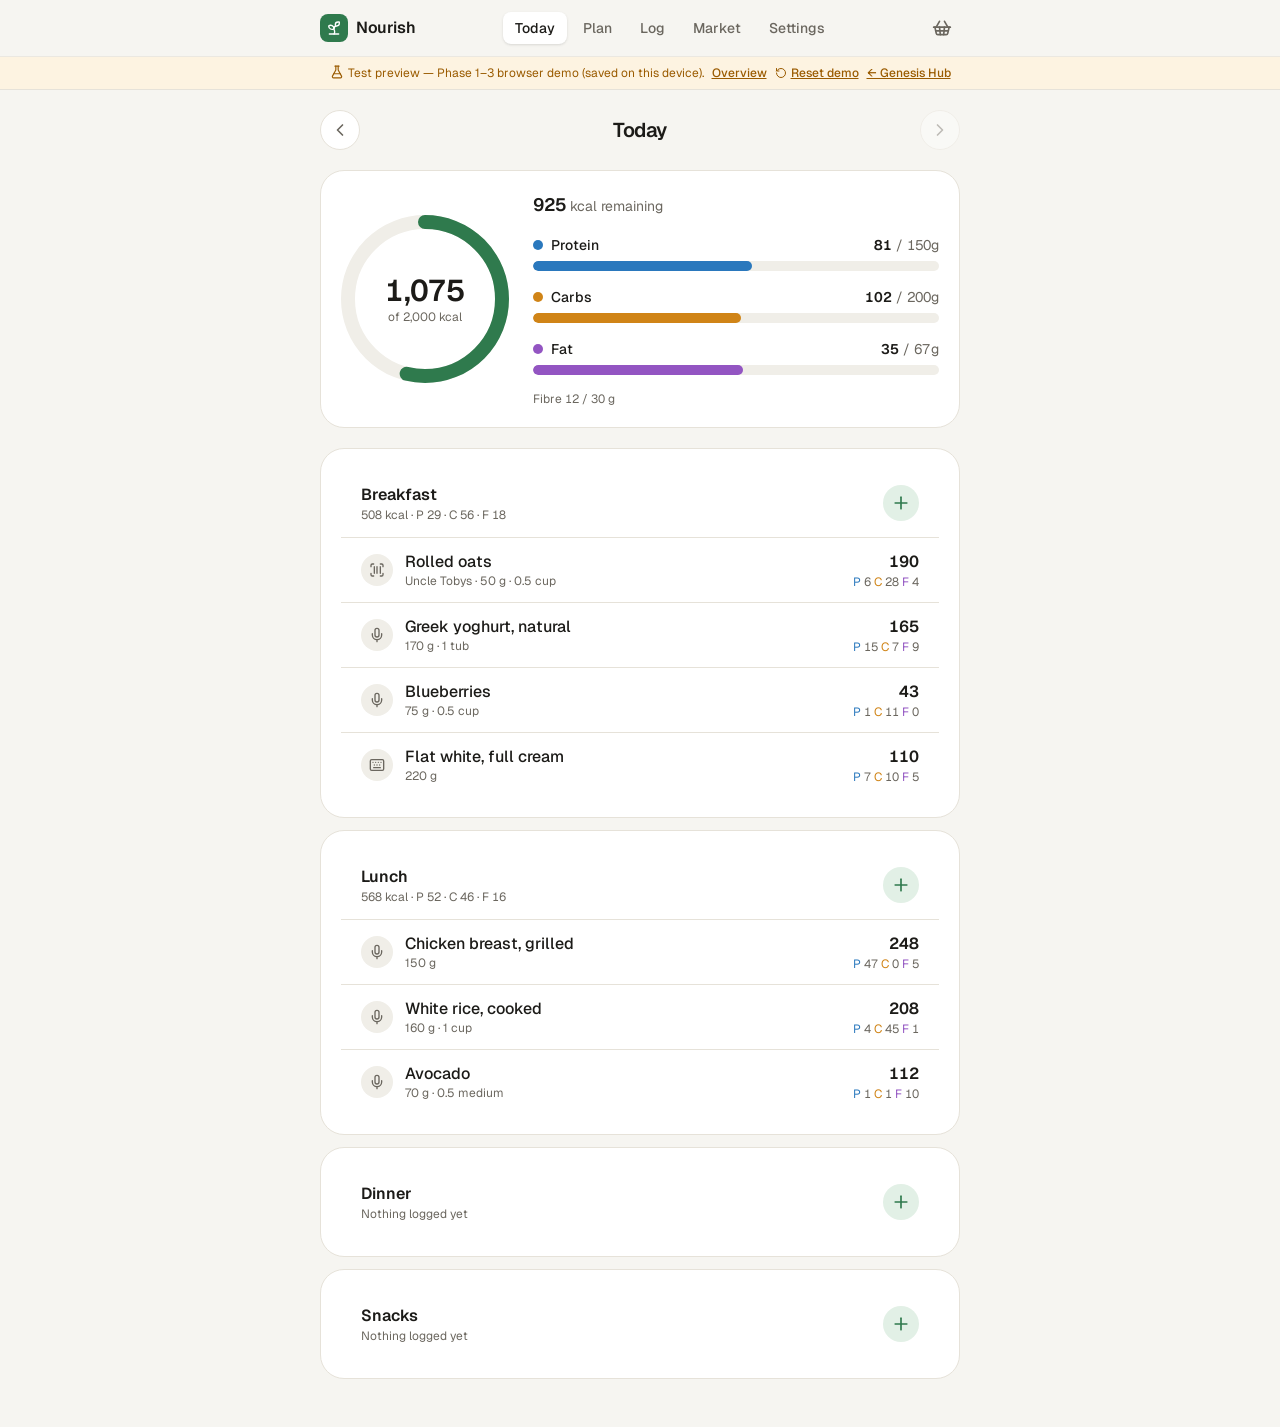
<file: nourish/index.html>
<!doctype html>
<html lang="en-AU" class="h-full antialiased">
  <head>
    <meta charset="utf-8" />
    <meta name="viewport" content="width=device-width, initial-scale=1, viewport-fit=cover" />
    <meta name="robots" content="noindex, nofollow, noarchive" />
    <meta name="theme-color" media="(prefers-color-scheme: light)" content="#f6f5f1" />
    <meta name="theme-color" media="(prefers-color-scheme: dark)" content="#111210" />
    <title>Nourish — Nutrition, Meal Planning &amp; Local Produce (Test Preview)</title>
    <link rel="icon" href="../brand/favicon.ico" sizes="any" />
    <link rel="preconnect" href="https://fonts.googleapis.com" />
    <link rel="preconnect" href="https://fonts.gstatic.com" crossorigin />
    <link
      rel="stylesheet"
      href="https://fonts.googleapis.com/css2?family=Geist:wght@400;500;600;700&family=Geist+Mono:wght@400;500;600&display=swap"
    />
    <script type="module" crossorigin src="./assets/index-CgYYB76l.js"></script>
    <link rel="stylesheet" crossorigin href="./assets/index-DFJ79exa.css">
  </head>
  <body class="flex min-h-full flex-col bg-canvas font-sans text-ink">
    <div id="root" class="flex min-h-dvh flex-col"></div>
  </body>
</html>
</file>
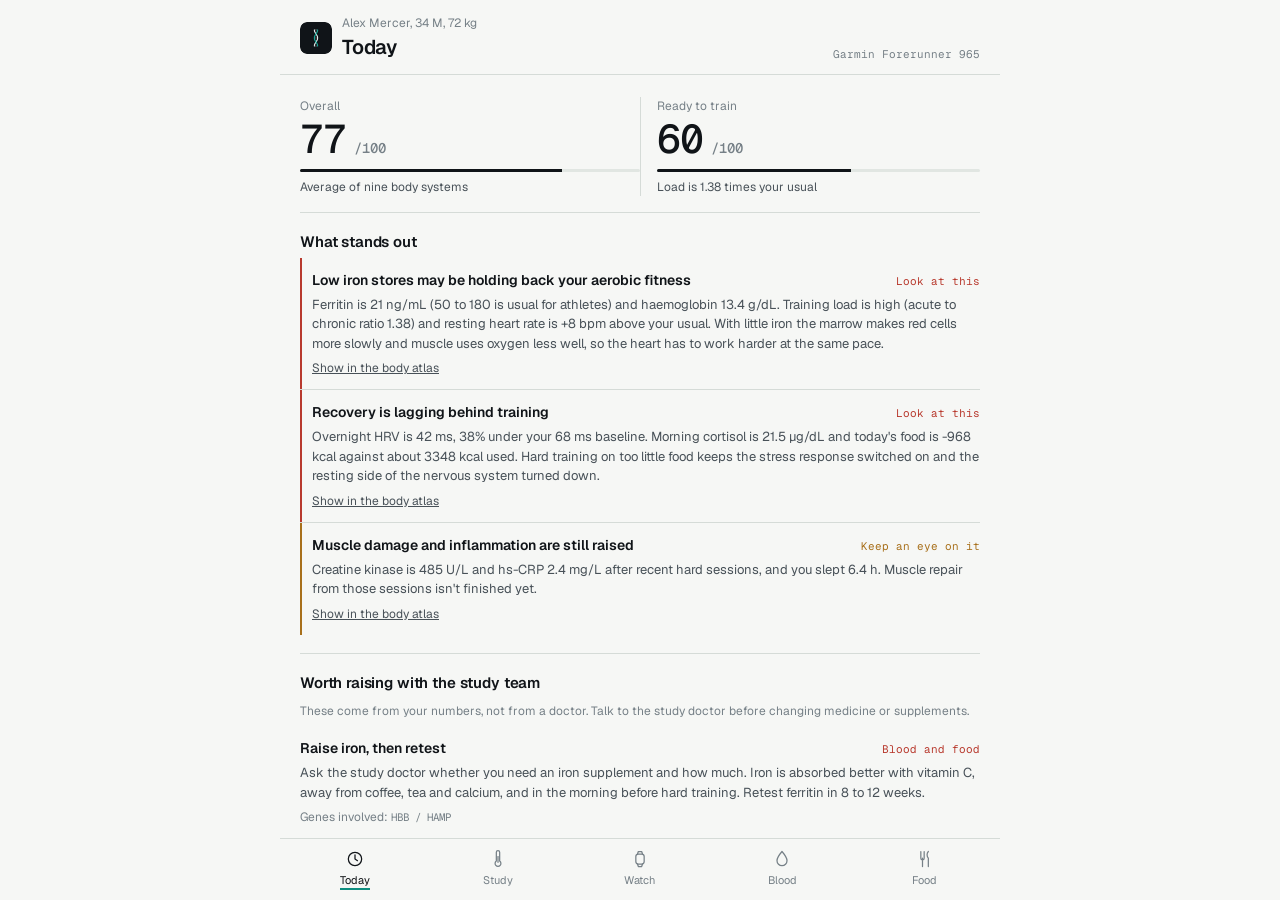
<file: phone/index.html>
<!DOCTYPE html>
<html lang="en">
<head>
  <meta charset="UTF-8" />
  <meta name="viewport" content="width=device-width, initial-scale=1.0, viewport-fit=cover" />
  <meta name="theme-color" content="#f6f7f5" />
  <meta name="apple-mobile-web-app-capable" content="yes" />
  <meta name="apple-mobile-web-app-status-bar-style" content="default" />
  <link rel="icon" href="brand/favicon.ico" sizes="any" />
  <link rel="icon" type="image/png" sizes="32x32" href="brand/favicon-32.png" />
  <link rel="apple-touch-icon" href="brand/apple-touch-icon.png" />
  <link rel="manifest" href="manifest.json" />
  <title>Genesis Foundation Labs · Participant App</title>
  <link rel="stylesheet" href="fonts/fonts.css" />
  <script>
    try { const t = localStorage.getItem('atlas-theme'); if (t) document.documentElement.dataset.theme = t; } catch (_) {}
  </script>
  <style>
    :root {
      color-scheme: light;
      --paper: #f6f7f5;
      --paper-2: #edf0ed;
      --paper-3: #e1e6e2;
      --ink: #101418;
      --ink-2: #485158;
      --ink-3: #768087;
      --rule: #d5dbd7;
      --rule-strong: #b4beba;
      --accent: #0f8e80;
      --accent-ink: #ffffff;
      --accent-soft: rgba(24, 169, 153, 0.12);
      --ok: #1b8364;
      --warn: #a8701b;
      --bad: #b83a2e;
      --cool: #2c6680;
      --sans: "Geist", "Inter", system-ui, -apple-system, "Segoe UI", sans-serif;
      --mono: "Geist Mono", ui-monospace, "SFMono-Regular", Menlo, Consolas, monospace;
      --page: #e8ece9;
    }
    @media (prefers-color-scheme: dark) {
      :root:not([data-theme="light"]) {
        color-scheme: dark;
        --paper: #101418; --paper-2: #171d22; --paper-3: #20282f; --ink: #eef2f1; --ink-2: #a5b0b6; --ink-3: #737f87;
        --rule: #252e35; --rule-strong: #3a464f; --accent: #18a999; --accent-ink: #061816; --accent-soft: rgba(24, 169, 153, 0.16);
        --ok: #46c399; --warn: #e0a54a; --bad: #ef7d6f; --cool: #7bb6cf; --page: #0a0d10;
      }
    }
    :root[data-theme="dark"] {
      color-scheme: dark;
      --paper: #101418; --paper-2: #171d22; --paper-3: #20282f; --ink: #eef2f1; --ink-2: #a5b0b6; --ink-3: #737f87;
      --rule: #252e35; --rule-strong: #3a464f; --accent: #18a999; --accent-ink: #061816; --accent-soft: rgba(24, 169, 153, 0.16);
      --ok: #46c399; --warn: #e0a54a; --bad: #ef7d6f; --cool: #7bb6cf; --page: #0a0d10;
    }
    .genesis-logo-dark { display: none; }
    .genesis-logo-light { display: block; }
    @media (prefers-color-scheme: dark) {
      :root:not([data-theme="light"]) .genesis-logo-light { display: none; }
      :root:not([data-theme="light"]) .genesis-logo-dark { display: block; }
    }
    :root[data-theme="dark"] .genesis-logo-light { display: none; }
    :root[data-theme="dark"] .genesis-logo-dark { display: block; }
    * { box-sizing: border-box; }
    html, body { margin: 0; }
    body { background: var(--page); color: var(--ink); font: 14px/1.5 var(--sans); -webkit-font-smoothing: antialiased; accent-color: var(--accent); }
    h1, h2, h3 { margin: 0; font-weight: 600; letter-spacing: -0.01em; text-wrap: balance; }
    p { margin: 0; }
    a { color: inherit; }
    button, input, select { font: inherit; color: inherit; }
    :focus-visible { outline: 2px solid var(--accent); outline-offset: 2px; }
    .mono, code { font-family: var(--mono); font-variant-numeric: tabular-nums; font-size: 0.9em; }

    /* Desktop: a phone on the right, notes for the person demoing it on the left */
    .stage { min-height: 100dvh; display: grid; grid-template-columns: minmax(0, 360px) 400px; gap: 56px; justify-content: center; align-items: center; padding: 40px 24px; }
    .notes h1 { font-size: 26px; letter-spacing: -0.02em; }
    .notes h1::after { content: "."; color: var(--accent); }
    .notes .sub { color: var(--ink-2); margin-top: 6px; }
    .notes p { color: var(--ink-2); margin-top: 14px; max-width: 40ch; }
    .notes label { display: grid; gap: 6px; margin-top: 22px; font-size: 12px; color: var(--ink-3); }
    .notes select { background: var(--paper); border: 1px solid var(--rule-strong); border-radius: 4px; padding: 7px 8px; }
    .notes .links { display: flex; gap: 8px; flex-wrap: wrap; margin-top: 18px; }
    .notes .fine { font-size: 12px; color: var(--ink-3); margin-top: 22px; }

    .phone { width: 400px; height: min(840px, calc(100dvh - 80px)); background: var(--paper); border: 1px solid var(--rule-strong); border-radius: 36px; overflow: hidden; display: flex; flex-direction: column; box-shadow: 0 30px 60px rgba(0, 0, 0, 0.12); }
    .app-head { padding: 22px 20px 12px; border-bottom: 1px solid var(--rule); display: flex; justify-content: space-between; align-items: end; gap: 10px; }
    .app-head .who { font-size: 12px; color: var(--ink-3); }
    .app-head h2 { font-size: 20px; }
    .device { font-family: var(--mono); font-size: 11px; color: var(--ink-3); text-align: right; }
    .screen { flex: 1; overflow-y: auto; padding: 4px 20px 28px; scrollbar-width: thin; }
    .pane { display: none; }
    .pane.active { display: block; }

    .btn { border: 1px solid var(--rule-strong); background: transparent; border-radius: 4px; padding: 6px 11px; font-size: 13px; cursor: pointer; text-decoration: none; display: inline-flex; align-items: center; gap: 6px; }
    .btn:hover { border-color: var(--ink); }
    .btn.primary { background: var(--accent); border-color: var(--accent); color: var(--accent-ink); }
    .btn.block { width: 100%; justify-content: center; margin-top: 12px; padding: 9px; }

    section.block { padding: 18px 0; border-bottom: 1px solid var(--rule); }
    section.block:last-child { border-bottom: 0; }
    .block > h3 { font-size: 15px; margin-bottom: 4px; display: flex; justify-content: space-between; align-items: baseline; gap: 8px; flex-wrap: wrap; }
    .block > h3 small { font-weight: 400; font-size: 12px; color: var(--ink-3); }
    .block > .intro { color: var(--ink-2); font-size: 13px; margin-bottom: 10px; }

    .scores { display: grid; grid-template-columns: 1fr 1fr; gap: 0; padding: 18px 0 16px; border-bottom: 1px solid var(--rule); }
    .score + .score { padding-left: 16px; border-left: 1px solid var(--rule); }
    .score .label { font-size: 12px; color: var(--ink-3); }
    .score .num { font: 500 40px/1.1 var(--mono); letter-spacing: -0.03em; margin-top: 2px; }
    .score .num small { font-size: 14px; color: var(--ink-3); letter-spacing: 0; }
    .score .bar { height: 3px; background: var(--paper-3); margin: 8px 0 6px; border-radius: 2px; overflow: hidden; }
    .score .bar i { display: block; height: 100%; background: var(--ink); }
    .score .note { font-size: 12px; color: var(--ink-2); }

    .item { padding: 12px 0; border-top: 1px solid var(--rule); }
    .item:first-of-type { border-top: 0; }
    .item .row { display: flex; justify-content: space-between; gap: 10px; align-items: baseline; }
    .item strong { font-weight: 600; }
    .item .text { color: var(--ink-2); font-size: 13px; margin-top: 4px; }
    .item .meta { color: var(--ink-3); font-size: 12px; margin-top: 6px; display: flex; gap: 12px; flex-wrap: wrap; }
    .item .meta a { color: var(--ink-2); }
    .flag { font-size: 11px; white-space: nowrap; font-family: var(--mono); }
    .flag.bad { color: var(--bad); }
    .flag.warn { color: var(--warn); }
    .flag.ok { color: var(--ok); }
    .item.bad { box-shadow: inset 2px 0 0 var(--bad); padding-left: 12px; }
    .item.warn { box-shadow: inset 2px 0 0 var(--warn); padding-left: 12px; }
    .disclaimer { font-size: 12px; color: var(--ink-3); margin-top: 8px; }

    .sysrow { display: grid; grid-template-columns: minmax(0, 1fr) 90px 30px; gap: 10px; align-items: center; padding: 8px 0; border-top: 1px solid var(--rule); font-size: 13px; text-decoration: none; }
    .sysrow:first-of-type { border-top: 0; }
    .sysrow:hover .n { text-decoration: underline; }
    .sysrow .track { height: 3px; background: var(--paper-3); border-radius: 2px; overflow: hidden; }
    .sysrow .track i { display: block; height: 100%; }
    .sysrow .v { font-family: var(--mono); font-size: 12px; text-align: right; }

    .tiles { display: grid; grid-template-columns: repeat(3, 1fr); gap: 0; border-top: 1px solid var(--rule); border-left: 1px solid var(--rule); }
    .tile { padding: 10px; border-right: 1px solid var(--rule); border-bottom: 1px solid var(--rule); min-width: 0; }
    .tile .l { font-size: 11px; color: var(--ink-3); }
    .tile .v { font: 500 17px/1.3 var(--mono); }
    .tile .s { font-size: 11px; color: var(--ink-3); }

    .field { display: flex; justify-content: space-between; align-items: center; gap: 10px; padding: 8px 0; border-top: 1px solid var(--rule); font-size: 13px; }
    .field:first-of-type { border-top: 0; }
    .field .name { min-width: 0; }
    .field .name small { display: block; color: var(--ink-3); font-size: 11.5px; }
    .field input { width: 84px; text-align: right; background: var(--paper); border: 1px solid var(--rule-strong); border-radius: 4px; padding: 5px 7px; font-family: var(--mono); font-size: 13px; }
    .field .unit { font-size: 11px; color: var(--ink-3); width: 44px; }
    .field .inline { flex-wrap: nowrap; flex: none; }
    .field .name .flag { display: block; }
    .inline { display: flex; gap: 8px; align-items: center; flex-wrap: wrap; }
    .inline input[type="password"], .inline input[type="text"], .grid2 input { flex: 1; min-width: 0; background: var(--paper); border: 1px solid var(--rule-strong); border-radius: 4px; padding: 7px 8px; font-size: 13px; }
    .grid2 { display: grid; grid-template-columns: 1fr 1fr; gap: 6px; }
    .grid2 label { display: grid; gap: 2px; font-size: 11px; color: var(--ink-3); }
    .grid2 input { font-family: var(--mono); }
    .file-btn input { display: none; }
    .status-line { font-size: 12px; color: var(--ink-3); margin-top: 8px; }

    /* Study */
    .study-head { padding: 18px 0 14px; border-bottom: 1px solid var(--rule); }
    .study-head .kicker { font-size: 12px; color: var(--ink-3); }
    .study-head h3 { font-size: 19px; margin-top: 2px; }
    .progress { display: grid; grid-template-columns: repeat(10, 1fr); gap: 3px; margin: 12px 0 6px; }
    .progress i { height: 6px; background: var(--paper-3); border-radius: 1px; }
    .progress i.done { background: var(--ink); }
    .progress i.next { background: var(--accent); }
    .next-session { display: flex; justify-content: space-between; gap: 10px; font-size: 13px; color: var(--ink-2); }
    .toggle { display: inline-flex; border: 1px solid var(--rule-strong); border-radius: 4px; overflow: hidden; }
    .toggle button { border: 0; background: none; padding: 4px 9px; font-size: 12px; cursor: pointer; color: var(--ink-2); white-space: nowrap; }
    .toggle button[aria-pressed="true"] { background: var(--ink); color: var(--paper); }
    #study-chart { width: 100%; height: auto; display: block; margin-top: 10px; }
    #study-chart .axis { stroke: var(--rule-strong); }
    #study-chart .grid { stroke: var(--rule); }
    #study-chart .tick { fill: var(--ink-3); font: 10px var(--mono); }
    #study-chart .line { fill: none; stroke: var(--ink); stroke-width: 2; stroke-linejoin: round; }
    #study-chart .plan { fill: none; stroke: var(--ink-3); stroke-width: 1.5; stroke-dasharray: 3 4; }
    #study-chart .dot { fill: var(--ink); }
    #study-chart .dot.last { fill: var(--accent); }
    #study-chart .lab { fill: var(--ink); font: 500 11px var(--mono); }
    table.compare { width: 100%; border-collapse: collapse; font-size: 13px; }
    table.compare th, table.compare td { text-align: left; padding: 7px 6px 7px 0; border-top: 1px solid var(--rule); }
    table.compare thead th { border-top: 0; font-weight: 500; color: var(--ink-3); font-size: 12px; }
    table.compare td { font-family: var(--mono); font-size: 12.5px; }
    table.compare td.pending { color: var(--ink-3); font-family: var(--sans); }
    dl.facts { display: grid; grid-template-columns: max-content 1fr; gap: 6px 14px; margin: 0; font-size: 13px; }
    dl.facts dt { color: var(--ink-3); }
    dl.facts dd { margin: 0; }

    .tabbar { display: grid; grid-template-columns: repeat(5, 1fr); border-top: 1px solid var(--rule); background: var(--paper); padding: 6px 4px calc(8px + env(safe-area-inset-bottom, 0px)); }
    .tabbar button { border: 0; background: none; display: flex; flex-direction: column; align-items: center; gap: 3px; font-size: 11px; color: var(--ink-3); cursor: pointer; padding: 4px 0; }
    .tabbar svg { width: 20px; height: 20px; fill: none; stroke: currentColor; stroke-width: 1.5; stroke-linecap: round; stroke-linejoin: round; }
    .tabbar button[aria-selected="true"] { color: var(--ink); }
    .tabbar button[aria-selected="true"] span { box-shadow: 0 2px 0 var(--accent); }

    /* Installed app: always full screen, even on a tablet */
    html.native body { background: var(--paper); }
    html.native .stage { display: block; padding: 0; }
    html.native .notes { display: none; }
    html.native .phone { width: 100%; height: 100dvh; border: 0; border-radius: 0; box-shadow: none; }
    html.native .app-head { padding-top: calc(14px + env(safe-area-inset-top, 0px)); }
    html.native .phone { max-width: 720px; margin: 0 auto; }

    /* On a phone the frame and notes go away */
    @media (max-width: 860px) {
      body { background: var(--paper); }
      .stage { display: block; padding: 0; }
      .notes { display: none; }
      .phone { width: 100%; height: 100dvh; border: 0; border-radius: 0; box-shadow: none; }
      .app-head { padding-top: calc(14px + env(safe-area-inset-top, 0px)); }
    }
  </style>
</head>
<body>
  <div class="stage">
    <aside class="notes">
      <div style="margin-bottom:10px">
        <img class="genesis-logo-light" src="brand/logo-full-light.png" alt="Genesis Foundation Labs" style="max-width:250px;height:auto" />
        <img class="genesis-logo-dark" src="brand/logo-full-dark.png" alt="Genesis Foundation Labs" style="max-width:250px;height:auto" />
      </div>
      <div class="sub">Participant app · Genesis Foundation Labs</div>
      <p>What someone taking part in a study would see on their phone: their wearable and blood data, how they're tracking through the heat study, and their before and after results.</p>
      <p>Everything here is made up. Switch between three example people below.</p>
      <label for="profile-preset">Example participant
        <select id="profile-preset">
          <option value="ENDURANCE_IRON_DEPLETED">Alex, marathon block, low iron</option>
          <option value="CARDIOMETABOLIC_OPTIMIZATION">Jordan, raised ApoB and HbA1c</option>
          <option value="PEAK_HOMEOSTASIS">Elena, everything in range</option>
        </select>
      </label>
      <div class="links">
        <a class="btn primary" href="/">Open 3D Body Atlas</a>
        <button type="button" class="btn" id="theme-toggle">Light or dark</button>
      </div>
      <div id="lan-phone-box" style="margin-top:16px;padding:10px 12px;border:1px solid var(--rule-strong);border-radius:6px;background:var(--paper);font-size:12px">
        <div style="color:var(--ink-3);margin-bottom:3px">Open live on your phone (same Wi-Fi):</div>
        <code id="lan-phone-url" style="font-size:12px;word-break:break-all;color:var(--accent);font-weight:600">http://192.168.0.161:8765/mobile</code>
      </div>
      <p class="fine">Open this page on a phone for the full-screen version. On iPhone, Share then Add to Home Screen installs it like an app. On Android, Chrome menu &rarr; Add to Home Screen.</p>
    </aside>

    <div class="phone" id="phone">
      <header class="app-head">
        <div style="display:flex;align-items:center;gap:10px">
          <img src="brand/app-icon-64.png" width="32" height="32" alt="Genesis" style="border-radius:7px;box-shadow:0 0 0 1px rgba(255,255,255,0.12);flex-shrink:0" />
          <div>
            <div class="who" id="user-subtitle">Loading</div>
            <h2 id="pane-title">Today</h2>
          </div>
        </div>
        <div class="device" id="garmin-badge"></div>
      </header>

      <main class="screen" id="screen">
        <!-- Today -->
        <div class="pane active" id="pane-today">
          <div class="scores">
            <div class="score">
              <div class="label">Overall</div>
              <div class="num" id="val-overall">0</div>
              <div class="bar"><i id="bar-overall"></i></div>
              <div class="note">Average of nine body systems</div>
            </div>
            <div class="score">
              <div class="label">Ready to train</div>
              <div class="num" id="val-readiness">0</div>
              <div class="bar"><i id="bar-readiness"></i></div>
              <div class="note" id="sub-acwr">From HRV, sleep and load</div>
            </div>
          </div>

          <section class="block">
            <h3>What stands out</h3>
            <div id="insights-list"></div>
          </section>

          <section class="block">
            <h3>Worth raising with the study team</h3>
            <p class="disclaimer">These come from your numbers, not from a doctor. Talk to the study doctor before changing medicine or supplements.</p>
            <div id="recommendations-list" style="margin-top:6px"></div>
          </section>

          <section class="block">
            <h3>By system <small>tap to open in the body atlas</small></h3>
            <div id="organ-scores-list"></div>
          </section>

          <section class="block">
            <h3>Your data</h3>
            <p class="intro">It's yours. Take a copy any time, or withdraw and have it removed from the study.</p>
            <div class="inline">
              <button type="button" class="btn" onclick="downloadHealthReportJson()">Download a copy</button>
              <button type="button" class="btn" onclick="showWithdraw()">Withdraw</button>
            </div>
            <p class="status-line" id="withdraw-msg"></p>
          </section>

          <section class="block">
            <h3>Prototype</h3>
            <p class="intro">All the data is made up. Switch between three example people, or put back the original numbers after editing.</p>
            <div class="inline">
              <select id="profile-preset-app" aria-label="Example person" style="flex:1;min-width:0;background:var(--paper);border:1px solid var(--rule-strong);border-radius:4px;padding:7px 8px;font-size:13px;">
                <option value="ENDURANCE_IRON_DEPLETED">Alex, marathon block, low iron</option>
                <option value="CARDIOMETABOLIC_OPTIMIZATION">Jordan, raised ApoB and HbA1c</option>
                <option value="PEAK_HOMEOSTASIS">Elena, everything in range</option>
              </select>
              <button type="button" class="btn" onclick="resetExample()">Reset</button>
            </div>
            <div class="inline" style="margin-top:10px">
              <a class="btn" id="atlas-link-app" href="/">Open the body atlas</a>
              <button type="button" class="btn" onclick="document.getElementById('theme-toggle').click()">Light or dark</button>
            </div>
          </section>
        </div>

        <!-- Study -->
        <div class="pane" id="pane-study">
          <div class="study-head">
            <div class="kicker">Heat study, Sydney</div>
            <h3>Session <span id="sessions-done">6</span> of 10 done</h3>
            <div class="progress" id="study-progress" aria-hidden="true"></div>
            <div class="next-session"><span>Next session</span><strong id="next-session">Thursday 7:30 am, 90 min</strong></div>
          </div>

          <section class="block">
            <h3>
              <span>Same workout, same heat</span>
              <span class="toggle" role="group" aria-label="Measure shown">
                <button type="button" id="t-hr" aria-pressed="true">Heart rate</button>
                <button type="button" id="t-core" aria-pressed="false">Core temp</button>
              </span>
            </h3>
            <p class="intro" id="chart-note">Your heart rate at the end of each session. It falls as your body adapts to the heat.</p>
            <svg id="study-chart" viewBox="0 0 360 200" role="img"></svg>
            <p class="disclaimer">Example data for the prototype.</p>
          </section>

          <section class="block">
            <h3>Before and after</h3>
            <p class="intro">The same tests in week 0 and week 3, so you're compared with yourself.</p>
            <table class="compare" id="compare-table">
              <thead><tr><th>Measure</th><th>Week 0</th><th>Week 3</th></tr></thead>
              <tbody></tbody>
            </table>
          </section>

          <section class="block">
            <h3>About this study</h3>
            <dl class="facts">
              <dt>Sessions</dt><dd>Ten of about 90 minutes over two weeks, then two re-tests</dd>
              <dt>Measured</dt><dd>Core temperature, heart rate, sweat rate, plasma volume, blood markers</dd>
              <dt>Cost to you</dt><dd>Nothing</dd>
              <dt>Consent</dt><dd>Given 14 Oct 2026. Covers this study and future studies on the stored data.</dd>
              <dt>Contact</dt><dd>Study coordinator, through the lab</dd>
            </dl>
          </section>
        </div>

        <!-- Watch -->
        <div class="pane" id="pane-garmin">
          <section class="block">
            <h3>Garmin <small id="garmin-sync-status">Connected</small></h3>
            <p class="intro">Reads native binary Garmin <code>.fit</code> workouts (CRC-16 decoded on-device) and <code>.json</code> exports offline.</p>
            <div class="inline">
              <button type="button" class="btn" onclick="syncGarminApi()">Load sample data</button>
              <button type="button" class="btn primary" onclick="loadSampleFitOnPhone()">Try .FIT binary</button>
              <label class="btn file-btn">Upload .FIT / .JSON
                <input type="file" id="garmin-file-input" accept=".fit,.json,.tcx,.csv" onchange="handleGarminFileUpload(event)" />
              </label>
            </div>
            <p class="status-line" id="garmin-compliance-text"></p>
          </section>

          <section class="block">
            <h3>
              <span>Resting ECG strip</span>
              <span class="toggle" role="group" aria-label="ECG T-wave pattern">
                <button type="button" id="ecg-btn-inv" aria-pressed="true">Inverted T</button>
                <button type="button" id="ecg-btn-up" aria-pressed="false">Normal T</button>
              </span>
            </h3>
            <p class="intro" id="phone-ecg-note">Lead-II wearable strip showing symmetric T-wave inversion (-0.45 mV) below the 0 mV baseline.</p>
            <svg id="phone-ecg-svg" viewBox="0 0 360 116" role="img" style="width:100%;height:auto;display:block;margin-top:6px"></svg>
            <div class="meta" style="margin-top:8px"><a id="phone-ecg-atlas-link" href="/">Open Heart &amp; Live ECG in 3D Body Atlas &rarr;</a></div>
          </section>

          <section class="block">
            <h3>Today</h3>
            <div class="tiles" id="garmin-tiles"></div>
          </section>

          <section class="block">
            <h3>Edit and recalculate</h3>
            <div id="garmin-edit-rows"></div>
            <button type="button" class="btn primary block" onclick="recalculateReport()">Recalculate</button>
          </section>

          <section class="block">
            <h3>Recent activities</h3>
            <div id="garmin-activities-list"></div>
          </section>
        </div>

        <!-- Blood -->
        <div class="pane" id="pane-blood">
          <section class="block">
            <h3>Blood panel <small id="blood-sync-status">12 markers</small></h3>
            <p class="intro">From your last blood test. Edit any value or upload clinical lab results (<code>.csv</code> or <code>.json</code>, auto-converts SI mmol/L).</p>
            <div class="inline">
              <label class="btn file-btn">Upload .CSV / .JSON
                <input type="file" accept=".csv,.tsv,.txt,.json" onchange="handleBloodFileUpload(event)" />
              </label>
              <button type="button" class="btn" onclick="loadSampleBloodCsvOnPhone()">Try sample lab .CSV</button>
            </div>
          </section>
          <section class="block" style="padding-top:6px">
            <div id="blood-inputs-list"></div>
            <button type="button" class="btn primary block" onclick="recalculateReport()">Recalculate</button>
          </section>
        </div>

        <!-- Food -->
        <div class="pane" id="pane-diet">
          <section class="block">
            <h3>Today's food against what you used <small id="tdee-badge"></small></h3>
            <p class="intro">Energy used comes from your resting rate plus today's Garmin activity.</p>
            <div class="tiles" id="nutrition-target-tiles"></div>
          </section>
          <section class="block">
            <h3>Around today's session</h3>
            <div id="workout-fueling-box"></div>
          </section>
          <section class="block">
            <h3>Foods that help your markers</h3>
            <div id="biomarker-foods-box"></div>
          </section>
          <section class="block">
            <h3>Meals logged</h3>
            <div id="diet-meals-list"></div>
            <div class="grid2" style="margin-top:12px">
              <label>Meal<input type="text" id="new-meal-name" placeholder="Lunch" style="font-family:var(--sans)" /></label>
              <label>Energy, kcal<input type="number" id="new-meal-kcal" value="550" /></label>
              <label>Protein, g<input type="number" id="new-meal-pro" value="42" /></label>
              <label>Carbohydrate, g<input type="number" id="new-meal-carb" value="68" /></label>
            </div>
            <button type="button" class="btn block" onclick="addQuickMeal()">Add meal</button>
          </section>
        </div>
      </main>

      <nav class="tabbar" role="tablist" aria-label="App sections">
        <button type="button" role="tab" aria-selected="true" data-pane="today" data-title="Today">
          <svg viewBox="0 0 24 24" aria-hidden="true"><circle cx="12" cy="12" r="8"/><path d="M12 7v5l3 2"/></svg><span>Today</span>
        </button>
        <button type="button" role="tab" aria-selected="false" data-pane="study" data-title="Heat study">
          <svg viewBox="0 0 24 24" aria-hidden="true"><path d="M10 4v10.5a3.5 3.5 0 1 0 4 0V4a2 2 0 0 0-4 0z"/><path d="M12 9v7"/></svg><span>Study</span>
        </button>
        <button type="button" role="tab" aria-selected="false" data-pane="garmin" data-title="Watch">
          <svg viewBox="0 0 24 24" aria-hidden="true"><rect x="7" y="6" width="10" height="12" rx="3"/><path d="M9 6l1-3h4l1 3M9 18l1 3h4l1-3"/></svg><span>Watch</span>
        </button>
        <button type="button" role="tab" aria-selected="false" data-pane="blood" data-title="Blood">
          <svg viewBox="0 0 24 24" aria-hidden="true"><path d="M12 3s6 7 6 11a6 6 0 0 1-12 0c0-4 6-11 6-11z"/></svg><span>Blood</span>
        </button>
        <button type="button" role="tab" aria-selected="false" data-pane="diet" data-title="Food">
          <svg viewBox="0 0 24 24" aria-hidden="true"><path d="M7 3v8a2 2 0 0 0 4 0V3M9 11v10M16 3c-2 2-2 6 0 8v10"/></svg><span>Food</span>
        </button>
      </nav>
    </div>
  </div>

  <script>window.ATLAS_URL = 'atlas.html'; document.documentElement.classList.add('native');</script>
  <script src="health_twin_data.js"></script>
  <script src="health_twin_engine.js"></script>
  <script>
    let PRESETS = {};
    let currentState = null;
    let currentReport = null;

    const esc = s => String(s == null ? '' : s).replace(/[&<>"']/g, c => ({ '&': '&amp;', '<': '&lt;', '>': '&gt;', '"': '&quot;', "'": '&#39;' }[c]));
    // The engine's internal system ids, mapped to the ids the body atlas uses
    const ATLAS_SYS = { 'SYS:IMMUNE': 'SYS:HEMATO_IMMUNE', 'SYS:MUSCULOSKELETAL': 'SYS:MUSCULO_SENSORY_REPRO' };
    const ATLAS_URL = window.ATLAS_URL || '/';
    const ATLAS_IS_V2 = Boolean(window.ATLAS_IS_V2);
    const atlasLink = (sys, struct, extra = '') => {
      const mappedSys = ATLAS_IS_V2 ? sys : (ATLAS_SYS[sys] || sys);
      return `${ATLAS_URL}?sys=${encodeURIComponent(mappedSys)}&struct=${encodeURIComponent(struct)}${extra ? '&' + extra : ''}`;
    };
    document.querySelectorAll('a[href="/"]').forEach(a => { a.href = ATLAS_URL; });
    const toneFor = n => n >= 85 ? 'ok' : (n >= 72 ? 'warn' : 'bad');
    const titleCase = s => String(s || '').toLowerCase().replace(/_/g, ' ').replace(/^./, c => c.toUpperCase());

    // ---------------------------------------------------------------- theme
    document.getElementById('theme-toggle').addEventListener('click', () => {
      const root = document.documentElement;
      const isDark = root.dataset.theme ? root.dataset.theme === 'dark' : matchMedia('(prefers-color-scheme: dark)').matches;
      root.dataset.theme = isDark ? 'light' : 'dark';
      try { localStorage.setItem('atlas-theme', root.dataset.theme); } catch (_) {}
    });

    // ---------------------------------------------------------------- tabs
    document.querySelectorAll('.tabbar button').forEach(btn => {
      btn.addEventListener('click', () => {
        document.querySelectorAll('.tabbar button').forEach(b => b.setAttribute('aria-selected', String(b === btn)));
        document.querySelectorAll('.pane').forEach(p => p.classList.toggle('active', p.id === 'pane-' + btn.dataset.pane));
        document.getElementById('pane-title').textContent = btn.dataset.title;
        document.getElementById('screen').scrollTop = 0;
      });
    });

    // ---------------------------------------------------------------- data
    // Reports come from health_twin_engine.js (a port of the Python engine), so the app runs offline.
    // Edits are kept on the device between visits.
    const STORE_KEY = 'superhuman-participant-v1';
    let presetKey = 'ENDURANCE_IRON_DEPLETED';
    const clone = o => JSON.parse(JSON.stringify(o));
    function saveState() {
      try { localStorage.setItem(STORE_KEY, JSON.stringify({ presetKey, state: currentState })); } catch (_) {}
    }
    function initApp() {
      PRESETS = HealthTwinEngine.presets;
      let saved = null;
      try { saved = JSON.parse(localStorage.getItem(STORE_KEY) || 'null'); } catch (_) {}
      if (saved && PRESETS[saved.presetKey] && saved.state) {
        presetKey = saved.presetKey;
        currentState = saved.state;
      } else {
        currentState = clone(PRESETS[presetKey]);
      }
      syncPresetSelects();
      currentReport = HealthTwinEngine.evaluate(currentState);
      renderAll();
      renderStudy();
      drawPhoneEcg();
      refreshLanPhoneUrl();
    }
    function syncPresetSelects() {
      ['profile-preset', 'profile-preset-app'].forEach(id => { document.getElementById(id).value = presetKey; });
    }
    function loadPreset(key) {
      if (!PRESETS[key]) return;
      presetKey = key;
      currentState = clone(PRESETS[key]);
      syncPresetSelects();
      recalculateReport({ fromForm: false });
      renderStudy();
    }
    function resetExample() { loadPreset(presetKey); }
    ['profile-preset', 'profile-preset-app'].forEach(id => document.getElementById(id).addEventListener('change', e => loadPreset(e.target.value)));

    function recalculateReport(opts = { fromForm: true }) {
      if (opts.fromForm !== false && document.getElementById('g-input-rhr')) {
        const num = id => parseFloat(document.getElementById(id).value);
        Object.assign(currentState.garmin, {
          resting_hr_bpm: num('g-input-rhr'), hrv_rmssd_ms: num('g-input-hrv'), vo2_max_ml_kg_min: num('g-input-vo2'),
          sleep_score: num('g-input-sleep'), active_kcal: num('g-input-kcal'), training_load_acute: num('g-input-load')
        });
        document.querySelectorAll('[data-bm-code]').forEach(inp => { currentState.blood_panel.values[inp.dataset.bmCode] = parseFloat(inp.value); });
      }
      currentReport = HealthTwinEngine.evaluate(currentState);
      saveState();
      renderAll();
    }

    function syncGarminApi() {
      const syncData = HealthTwinEngine.syncGarminSandbox();
      currentState.garmin = syncData.garmin;
      document.getElementById('garmin-sync-status').textContent = 'Sample data loaded';
      recalculateReport({ fromForm: false });
    }

    function readFile(event, onJson) {
      const file = event.target.files[0];
      if (!file) return;
      const reader = new FileReader();
      reader.onload = async e => {
        let parsed = null;
        try { parsed = JSON.parse(e.target.result); } catch (_) {}
        await onJson(parsed, file.name, e.target.result);
      };
      reader.readAsText(file);
    }

    // ---------------------------------------------------------------- binary Garmin .FIT decoder (100% offline)
    const FIT_EPOCH = 631065600;
    const FIT_CRC_TBL = [0x0000,0xcc01,0xd801,0x1400,0xf001,0x3c00,0x2800,0xe401,0xa001,0x6c00,0x7800,0xb401,0x5000,0x9c01,0x8801,0x4400];
    const FIT_SPORTS = { 0:'GENERIC', 1:'RUNNING', 2:'CYCLING', 5:'SWIMMING', 10:'TRAINING', 11:'WALKING', 17:'HIKING' };
    function crc16Fit(bytes, len) {
      let crc = 0;
      for (let i = 0; i < len; i++) {
        const b = bytes[i];
        let tmp = FIT_CRC_TBL[crc & 0x0f];
        crc = ((crc >> 4) & 0x0fff) ^ tmp ^ FIT_CRC_TBL[b & 0x0f];
        tmp = FIT_CRC_TBL[crc & 0x0f];
        crc = ((crc >> 4) & 0x0fff) ^ tmp ^ FIT_CRC_TBL[(b >> 4) & 0x0f];
      }
      return crc & 0xffff;
    }
    function decodeFitFields(dv, u8, offset, def) {
      const le = def.littleEndian, out = {};
      for (const f of def.fields) {
        const base = f.baseType;
        if (base === 0x07) {
          let s = '';
          for (let i = 0; i < f.size && u8[offset + i] !== 0; i++) s += String.fromCharCode(u8[offset + i]);
          out[f.num] = s;
        } else if (base === 0x00 || base === 0x02 || base === 0x0a || base === 0x0d) {
          const v = u8[offset]; if (v !== 0xff) out[f.num] = v;
        } else if (base === 0x01) {
          const v = dv.getInt8(offset); if (v !== 0x7f) out[f.num] = v;
        } else if (base === 0x84 || base === 0x8b) {
          const cnt = Math.floor(f.size / 2);
          if (cnt === 1) { const v = dv.getUint16(offset, le); if (v !== 0xffff) out[f.num] = v; }
          else {
            const arr = [];
            for (let k = 0; k < cnt; k++) { const v = dv.getUint16(offset + k * 2, le); if (v !== 0xffff) arr.push(v); }
            if (arr.length) out[f.num] = arr;
          }
        } else if (base === 0x83) {
          const v = dv.getInt16(offset, le); if (v !== 0x7fff) out[f.num] = v;
        } else if (base === 0x86 || base === 0x8c) {
          const v = dv.getUint32(offset, le); if (v !== 0xffffffff) out[f.num] = v;
        } else if (base === 0x85) {
          const v = dv.getInt32(offset, le); if (v !== 0x7fffffff) out[f.num] = v;
        }
        offset += f.size;
      }
      offset += def.devBytes;
      return { nextOffset: offset, fields: out };
    }
    function collectFitMesg(num, f, records, sessions, rrMs) {
      if (num === 20) {
        const rec = {};
        if (f[253] != null) rec.unix_ts = f[253] + FIT_EPOCH;
        if (f[5] != null) rec.distance_m = Number((f[5] / 100).toFixed(1));
        const spd = f[73] != null ? f[73] : f[6];
        if (spd != null) rec.speed_m_s = Number((spd / 1000).toFixed(2));
        if (f[3] != null) rec.heart_rate_bpm = f[3];
        if (f[7] != null) rec.power_watts = f[7];
        records.push(rec);
      } else if (num === 18) {
        sessions.push({
          sport: FIT_SPORTS[f[5] != null ? f[5] : 1] || 'RUNNING',
          elapsed_s: (f[7] || 0) / 1000,
          distance_m: (f[9] || 0) / 100,
          total_calories: f[11],
          avg_hr: f[16],
          max_hr: f[17],
          avg_power: f[20]
        });
      } else if (num === 78) {
        const arr = Array.isArray(f[0]) ? f[0] : (f[0] != null ? [f[0]] : []);
        for (const v of arr) rrMs.push(v);
      }
    }
    function decodeFitBinary(arrayBuffer) {
      const u8 = new Uint8Array(arrayBuffer);
      if (u8.byteLength < 14) throw new Error('File too small to be a Garmin .FIT binary.');
      const dv = new DataView(arrayBuffer);
      const headerSize = u8[0];
      const dataSize = dv.getUint32(4, true);
      const sig = String.fromCharCode(u8[8], u8[9], u8[10], u8[11]);
      if (sig !== '.FIT') throw new Error(`Invalid .FIT signature: "${sig}"`);
      let crcValid = true;
      if (u8.byteLength >= headerSize + dataSize + 2) {
        const expected = dv.getUint16(headerSize + dataSize, true);
        const actual = crc16Fit(u8, headerSize + dataSize);
        if (expected !== 0 && expected !== actual) crcValid = false;
      }
      let offset = headerSize;
      const end = Math.min(u8.byteLength, headerSize + dataSize);
      const localDefs = new Map();
      const records = [], sessions = [], rrMs = [];
      while (offset < end) {
        const hdr = u8[offset++];
        if (hdr & 0x80) {
          const def = localDefs.get((hdr >> 5) & 0x03);
          if (!def) break;
          const res = decodeFitFields(dv, u8, offset, def);
          offset = res.nextOffset;
          collectFitMesg(def.globalNum, res.fields, records, sessions, rrMs);
          continue;
        }
        const isDef = (hdr & 0x40) !== 0, hasDev = (hdr & 0x20) !== 0, localNum = hdr & 0x0f;
        if (isDef) {
          if (offset + 5 > end) break;
          const littleEndian = u8[offset + 1] === 0;
          const globalNum = dv.getUint16(offset + 2, littleEndian);
          const nFields = u8[offset + 4];
          offset += 5;
          const fields = [];
          for (let i = 0; i < nFields; i++) {
            fields.push({ num: u8[offset], size: u8[offset + 1], baseType: u8[offset + 2] });
            offset += 3;
          }
          let devBytes = 0;
          if (hasDev && offset < end) {
            const nDev = u8[offset++];
            for (let i = 0; i < nDev; i++) { devBytes += u8[offset + 1]; offset += 3; }
          }
          localDefs.set(localNum, { littleEndian, globalNum, fields, devBytes });
        } else {
          const def = localDefs.get(localNum);
          if (!def) break;
          const res = decodeFitFields(dv, u8, offset, def);
          offset = res.nextOffset;
          collectFitMesg(def.globalNum, res.fields, records, sessions, rrMs);
        }
      }
      const cleanRr = rrMs.filter(r => r >= 280 && r <= 2000);
      let rmssd = null;
      if (cleanRr.length >= 4) {
        let sumSq = 0;
        for (let i = 0; i < cleanRr.length - 1; i++) { const d = cleanRr[i + 1] - cleanRr[i]; sumSq += d * d; }
        rmssd = Number(Math.sqrt(sumSq / (cleanRr.length - 1)).toFixed(1));
      }
      const hrs = records.map(r => r.heart_rate_bpm).filter(Boolean);
      const spds = records.map(r => r.speed_m_s).filter(v => v != null);
      const sess = sessions[0] || {};
      const durMin = Math.max(1, Math.round((sess.elapsed_s || records.length) / 60));
      const distKm = Number(((sess.distance_m || (records.length ? (records[records.length - 1].distance_m || 0) : 0)) / 1000).toFixed(2));
      const avgHr = sess.avg_hr || (hrs.length ? Math.round(hrs.reduce((a, b) => a + b, 0) / hrs.length) : 155);
      const maxHr = sess.max_hr || (hrs.length ? Math.max(...hrs) : 182);
      const cal = sess.total_calories || Math.round(durMin * 12);
      const avgSpd = spds.length ? spds.reduce((a, b) => a + b, 0) / spds.length : 0;
      let estVo2 = null;
      if (avgSpd > 1.8 && avgHr > 105) {
        const vo2Pace = 3.5 + 0.2 * (avgSpd * 60);
        const frac = Math.min(0.96, Math.max(0.55, (avgHr - 55) / (192 - 55)));
        estVo2 = Number(Math.min(78, Math.max(28, vo2Pace / frac)).toFixed(1));
      }
      return { crcValid, durMin, distKm, avgHr, maxHr, cal, rmssd, estVo2, sport: sess.sport || 'RUNNING', recordCount: records.length, rrCount: cleanRr.length };
    }

    function applyDecodedFit(fit, label) {
      const act = {
        activity_id: 'FIT_' + Date.now(),
        name: `${titleCase(fit.sport)} (${label})`,
        type: fit.sport,
        duration_min: fit.durMin,
        distance_km: fit.distKm,
        avg_hr_bpm: fit.avgHr,
        max_hr_bpm: fit.maxHr,
        calories_kcal: fit.cal,
        aerobic_te: fit.avgHr >= 162 ? 4.2 : 3.4,
        anaerobic_te: fit.maxHr >= 180 ? 2.4 : 1.5
      };
      currentState.garmin.activities = [act, ...(currentState.garmin.activities || []).slice(0, 4)];
      currentState.garmin.active_kcal = Math.max(currentState.garmin.active_kcal || 0, fit.cal + 180);
      if (fit.rmssd != null) currentState.garmin.hrv_rmssd_ms = fit.rmssd;
      if (fit.estVo2 != null) currentState.garmin.vo2_max_ml_kg_min = fit.estVo2;
      document.getElementById('garmin-sync-status').textContent =
        `FIT decoded (${fit.recordCount} pts${fit.crcValid ? ', CRC ok' : ''})`;
      recalculateReport({ fromForm: false });
    }

    async function loadSampleFitOnPhone() {
      const st = document.getElementById('garmin-sync-status');
      st.textContent = 'Decoding .FIT...';
      for (const url of ['samples/garmin_threshold_run.fit', '/assets/samples/garmin_threshold_run.fit']) {
        try {
          const r = await fetch(url);
          if (r.ok) {
            const buf = await r.arrayBuffer();
            applyDecodedFit(decodeFitBinary(buf), 'garmin_threshold_run.fit');
            return;
          }
        } catch (_) {}
      }
      syncGarminApi();
    }

    function handleGarminFileUpload(event) {
      const file = event.target.files[0];
      if (!file) return;
      const st = document.getElementById('garmin-sync-status');
      if (/\.fit$/i.test(file.name)) {
        const reader = new FileReader();
        reader.onload = e => {
          try {
            applyDecodedFit(decodeFitBinary(e.target.result), file.name);
          } catch (err) {
            st.textContent = `Couldn't decode ${file.name}: ${err.message}`;
          }
        };
        reader.readAsArrayBuffer(file);
        return;
      }
      readFile(event, async (parsed, name) => {
        if (!parsed) { st.textContent = `Couldn't read ${name}. Upload a Garmin .fit or .json file.`; return; }
        currentState.garmin = { ...currentState.garmin, ...(parsed.garmin || parsed) };
        st.textContent = `Imported ${name}`;
        await recalculateReport({ fromForm: false });
      });
    }

    // ---------------------------------------------------------------- clinical blood CSV / JSON parser
    const BLOOD_ALIASES = [
      [/^(apob|apolipoprotein\s*b)/i, 'APOB'],
      [/^(hs[-_\s]?crp|high[-_\s]?sensitivity\s*crp|c[-_\s]?reactive)/i, 'HS_CRP'],
      [/^(nt[-_\s]?probnp|bnp)/i, 'NT_PROBNP'],
      [/^(ferritin|serum\s*ferritin)/i, 'FERRITIN'],
      [/^(hemoglobin|haemoglobin|^hb$)/i, 'HEMOGLOBIN'],
      [/^(hba1c|glycated)/i, 'HBA1C'],
      [/^(fasting\s*(plasma\s*)?glucose|^glucose$)/i, 'FASTING_GLUCOSE'],
      [/^(ck[-_\s]?mm|creatine\s*kinase|^ck$)/i, 'CK_MM'],
      [/^(alt\b|alanine\s*aminotransferase|gpt)/i, 'ALT'],
      [/^(egfr|estimated\s*gfr|glomerular)/i, 'EGFR'],
      [/^(vitamin\s*d|25[-_\s]?oh|25\(oh\)d)/i, 'VITAMIN_D'],
      [/^(cortisol|morning\s*(serum\s*)?cortisol)/i, 'CORTISOL_AM']
    ];
    function parseBloodCsvText(rawText) {
      const out = {};
      for (const rawLine of String(rawText || '').split(/\r?\n/)) {
        const line = rawLine.trim();
        if (!line || /^#/.test(line) || /^biomarker\b/i.test(line)) continue;
        const cols = line.split(/[,;\t]/).map(s => s.trim().replace(/^"|"$/g, ''));
        if (cols.length < 2) continue;
        const name = cols[0];
        let val = parseFloat(cols[1]);
        const unit = (cols[2] || '').toLowerCase();
        if (!Number.isFinite(val)) continue;
        let code = null;
        for (const [rx, c] of BLOOD_ALIASES) {
          if (rx.test(name)) { code = c; break; }
        }
        if (!code && currentState.blood_panel.values[name.toUpperCase()] !== undefined) {
          code = name.toUpperCase();
        }
        if (!code) continue;
        if (code === 'FASTING_GLUCOSE' && (unit.includes('mmol') || val < 25)) val = Number((val * 18.0182).toFixed(1));
        if (code === 'VITAMIN_D' && unit.includes('nmol')) val = Number((val / 2.496).toFixed(1));
        if (code === 'CORTISOL_AM' && unit.includes('nmol')) val = Number((val / 27.59).toFixed(1));
        if (code === 'HEMOGLOBIN' && val > 40) val = Number((val / 10).toFixed(1));
        out[code] = val;
      }
      return out;
    }

    async function loadSampleBloodCsvOnPhone() {
      const st = document.getElementById('blood-sync-status');
      for (const url of ['samples/blood_panel_sample.csv', '/assets/samples/blood_panel_sample.csv']) {
        try {
          const r = await fetch(url);
          if (r.ok) {
            const txt = await r.text();
            const vals = parseBloodCsvText(txt);
            const n = Object.keys(vals).length;
            if (n > 0) {
              currentState.blood_panel.values = { ...currentState.blood_panel.values, ...vals };
              if (st) st.textContent = `Imported ${n} lab markers (.CSV)`;
              recalculateReport({ fromForm: false });
              return;
            }
          }
        } catch (_) {}
      }
    }

    function handleBloodFileUpload(event) {
      readFile(event, async (parsed, name, rawText) => {
        const st = document.getElementById('blood-sync-status');
        if (parsed) {
          currentState.blood_panel.values = { ...currentState.blood_panel.values, ...(parsed.values || parsed) };
          if (st) st.textContent = `Imported ${name}`;
          await recalculateReport({ fromForm: false });
          return;
        }
        const csvVals = parseBloodCsvText(rawText);
        const count = Object.keys(csvVals).length;
        if (count > 0) {
          currentState.blood_panel.values = { ...currentState.blood_panel.values, ...csvVals };
          if (st) st.textContent = `Imported ${count} markers from ${name}`;
          await recalculateReport({ fromForm: false });
        } else if (st) {
          st.textContent = `No recognised markers in ${name}`;
        }
      });
    }

    // ---------------------------------------------------------------- resting ECG strip (Inverted T vs Normal T)
    let phoneTwaveInverted = true;
    function leadIISampleMv(phase, inverted) {
      const g = (mu, sig, amp) => amp * Math.exp(-0.5 * Math.pow((phase - mu) / sig, 2));
      let mv = g(0.14, 0.024, 0.14) - g(0.235, 0.009, 0.12) + g(0.26, 0.012, 1.18) - g(0.288, 0.011, 0.24);
      if (inverted) {
        const sigT = phase < 0.50 ? 0.048 : 0.042;
        mv += -0.05 * Math.exp(-0.5 * Math.pow((phase - 0.36) / 0.04, 2)) - 0.45 * Math.exp(-0.5 * Math.pow((phase - 0.50) / sigT, 2));
      } else {
        const sigT = phase < 0.49 ? 0.052 : 0.036;
        mv += 0.34 * Math.exp(-0.5 * Math.pow((phase - 0.49) / sigT, 2));
      }
      return mv;
    }
    function drawPhoneEcg() {
      const svg = document.getElementById('phone-ecg-svg');
      if (!svg) return;
      const W = 360, H = 116, yZero = 64, scaleY = 38;
      let out = '';
      for (let gx = 0; gx <= W; gx += 30) out += `<line class="grid" x1="${gx}" x2="${gx}" y1="6" y2="${H - 6}"/>`;
      for (const mvGrid of [1.0, 0.5, -0.5]) {
        const gy = (yZero - mvGrid * scaleY).toFixed(1);
        out += `<line class="grid" x1="0" x2="${W}" y1="${gy}" y2="${gy}"/>`;
      }
      out += `<line x1="0" x2="${W}" y1="${yZero}" y2="${yZero}" stroke="var(--ink-4)" stroke-width="1" stroke-dasharray="3 3"/>`;
      out += `<text class="tick" x="4" y="${yZero - 4}">0 mV</text>`;

      const beats = 3, samples = 240;
      const pts = [];
      let troughPts = [];
      let troughsSvg = '';
      for (let i = 0; i <= samples; i++) {
        const x = (i / samples) * W;
        const phase = ((i / samples) * beats) % 1;
        const mv = leadIISampleMv(phase, phoneTwaveInverted);
        const y = yZero - mv * scaleY;
        pts.push(`${x.toFixed(1)},${y.toFixed(1)}`);
        if (phoneTwaveInverted && phase >= 0.35 && phase <= 0.66 && mv < -0.02) {
          if (!troughPts.length) troughPts.push(`${x.toFixed(1)},${yZero}`);
          troughPts.push(`${x.toFixed(1)},${y.toFixed(1)}`);
        } else if (troughPts.length) {
          const lastX = troughPts[troughPts.length - 1].split(',')[0];
          troughPts.push(`${lastX},${yZero}`);
          troughsSvg += `<polygon points="${troughPts.join(' ')}" fill="rgba(180,35,24,0.18)"/>`;
          troughPts = [];
        }
      }
      if (troughPts.length) {
        const lastX = troughPts[troughPts.length - 1].split(',')[0];
        troughPts.push(`${lastX},${yZero}`);
        troughsSvg += `<polygon points="${troughPts.join(' ')}" fill="rgba(180,35,24,0.18)"/>`;
      }
      out += troughsSvg;
      out += `<polyline fill="none" stroke="${phoneTwaveInverted ? 'var(--bad)' : 'var(--ok)'}" stroke-width="1.8" stroke-linejoin="round" points="${pts.join(' ')}"/>`;
      out += `<text class="lab" x="${W - 6}" y="16" text-anchor="end" style="fill:${phoneTwaveInverted ? 'var(--bad)' : 'var(--ok)'}">${phoneTwaveInverted ? 'Lead II · TWI (-0.45 mV)' : 'Lead II · Upright T (+0.34 mV)'}</text>`;
      svg.innerHTML = out;
      const note = document.getElementById('phone-ecg-note');
      if (note) {
        note.textContent = phoneTwaveInverted
          ? 'Lead-II wearable strip showing symmetric T-wave inversion (-0.45 mV) below the 0 mV baseline.'
          : 'Lead-II wearable strip showing normal upright ventricular repolarization (+0.34 mV).';
      }
      const link = document.getElementById('phone-ecg-atlas-link');
      if (link) {
        link.href = atlasLink('SYS:CARDIOVASCULAR', 'UBERON:0000948', phoneTwaveInverted ? 'twave=inverted_ischemic' : 'twave=upright');
      }
    }
    ['inv', 'up'].forEach(mode => {
      const btn = document.getElementById('ecg-btn-' + mode);
      if (btn) btn.addEventListener('click', () => {
        phoneTwaveInverted = (mode === 'inv');
        document.getElementById('ecg-btn-inv').setAttribute('aria-pressed', String(phoneTwaveInverted));
        document.getElementById('ecg-btn-up').setAttribute('aria-pressed', String(!phoneTwaveInverted));
        drawPhoneEcg();
      });
    });

    async function refreshLanPhoneUrl() {
      const el = document.getElementById('lan-phone-url');
      if (!el) return;
      if (location.hostname && location.hostname !== '127.0.0.1' && location.hostname !== 'localhost') {
        el.textContent = location.href;
        return;
      }
      try {
        const r = await fetch('/api/v2/lan-info');
        if (r.ok) {
          const info = await r.json();
          if (info.primary_mobile_url) el.textContent = info.primary_mobile_url;
        }
      } catch (_) {}
    }

    async function addQuickMeal() {
      const name = document.getElementById('new-meal-name').value.trim() || 'Meal';
      const kcal = parseFloat(document.getElementById('new-meal-kcal').value) || 450;
      const pro = parseFloat(document.getElementById('new-meal-pro').value) || 35;
      const carb = parseFloat(document.getElementById('new-meal-carb').value) || 55;
      const fat = Math.max(5, Math.round((kcal - (pro * 4 + carb * 4)) / 9));
      currentState.diet.meals.push({ meal: name, items: 'Added in the app', kcal, protein_g: pro, carbs_g: carb, fat_g: fat });
      currentState.diet.calories_kcal += kcal;
      currentState.diet.protein_g += pro;
      currentState.diet.carbs_g += carb;
      currentState.diet.fat_g += fat;
      document.getElementById('new-meal-name').value = '';
      await recalculateReport({ fromForm: false });
    }

    function downloadHealthReportJson() {
      if (!currentReport) return;
      const a = document.createElement('a');
      a.href = URL.createObjectURL(new Blob([JSON.stringify(currentReport, null, 2)], { type: 'application/json' }));
      a.download = `genesis_${currentReport.user_profile.name.replace(/\s+/g, '_').toLowerCase()}.json`;
      a.click();
    }
    function showWithdraw() {
      document.getElementById('withdraw-msg').textContent = 'In the real app this asks you to confirm, then tells the study team. Nothing happens in the prototype.';
    }

    // ---------------------------------------------------------------- render
    function renderAll() {
      if (!currentReport) return;
      const p = currentReport.user_profile;
      const g = currentReport.garmin;
      const s = currentReport.summary_scores;

      document.getElementById('user-subtitle').textContent = `${p.name}, ${p.age}${p.sex === 'F' ? ' F' : ' M'}, ${p.weight_kg} kg`;
      document.getElementById('garmin-badge').textContent = g.device_model || '';
      document.getElementById('garmin-compliance-text').textContent = currentReport.garmin_attribution.compliance_notice;

      document.getElementById('val-overall').innerHTML = `${s.overall_health_score}<small> /100</small>`;
      document.getElementById('bar-overall').style.width = `${s.overall_health_score}%`;
      document.getElementById('val-readiness').innerHTML = `${s.autonomic_readiness_score}<small> /100</small>`;
      document.getElementById('bar-readiness').style.width = `${s.autonomic_readiness_score}%`;
      document.getElementById('sub-acwr').textContent = s.acwr_load_ratio > 1.3
        ? `Load is ${s.acwr_load_ratio} times your usual`
        : `Load is ${s.acwr_load_ratio} times your usual, which is fine`;

      const sevWord = { HIGH: ['bad', 'Look at this'], MODERATE: ['warn', 'Keep an eye on it'], OPTIMAL: ['ok', 'Fine'] };
      document.getElementById('insights-list').innerHTML = currentReport.cross_modal_insights.map(ins => {
        const [cls, word] = sevWord[ins.severity] || ['ok', 'Fine'];
        return `
          <div class="item ${cls === 'ok' ? '' : cls}">
            <div class="row"><strong>${esc(ins.title)}</strong><span class="flag ${cls}">${word}</span></div>
            <p class="text">${esc(ins.explanation)}</p>
            <div class="meta"><a href="${atlasLink(ins.systems[0], ins.uberon_id)}">Show in the body atlas</a></div>
          </div>`;
      }).join('');

      document.getElementById('recommendations-list').innerHTML = currentReport.recommendations.map(rec => `
        <div class="item">
          <div class="row"><strong>${esc(rec.title)}</strong><span class="flag ${rec.priority === 'HIGH_PRIORITY' ? 'bad' : (rec.priority === 'OPTIMIZATION' ? 'warn' : 'ok')}">${esc(rec.category)}</span></div>
          <p class="text">${esc(rec.action)}</p>
          <div class="meta"><span>Genes involved: <code>${esc(rec.evidence_gene)}</code></span></div>
        </div>`).join('');

      document.getElementById('organ-scores-list').innerHTML = currentReport.organ_scores.map(o => {
        const tone = toneFor(o.score);
        return `
          <a class="sysrow" href="${atlasLink(o.organ_system_id, o.uberon_id)}">
            <span class="n">${esc(o.name)}</span>
            <span class="track"><i style="width:${o.score}%;background:var(--${tone})"></i></span>
            <span class="v">${o.score}</span>
          </a>`;
      }).join('');

      const tile = (l, v, sub) => `<div class="tile"><div class="l">${l}</div><div class="v">${v}</div><div class="s">${sub || ''}</div></div>`;
      document.getElementById('garmin-tiles').innerHTML = [
        tile('Resting HR', g.resting_hr_bpm, `usual ${g.baseline_rhr_bpm}`),
        tile('HRV, ms', g.hrv_rmssd_ms, `usual ${g.baseline_hrv_ms}`),
        tile('VO2 max', g.vo2_max_ml_kg_min, 'mL/kg/min'),
        tile('Sleep', g.sleep_score, `${g.sleep_duration_hours} h, ${g.deep_sleep_hours} h deep`),
        tile('Body battery', g.body_battery_score, `stress ${g.stress_avg}`),
        tile('Active kcal', g.active_kcal, `${Number(g.steps_today).toLocaleString()} steps`)
      ].join('');

      const field = (id, label, v, unit) => `<div class="field"><span class="name">${label}</span><span class="inline"><input type="number" id="${id}" value="${v}" /><span class="unit">${unit}</span></span></div>`;
      document.getElementById('garmin-edit-rows').innerHTML = [
        field('g-input-rhr', 'Resting heart rate', g.resting_hr_bpm, 'bpm'),
        field('g-input-hrv', 'Overnight HRV', g.hrv_rmssd_ms, 'ms'),
        field('g-input-vo2', 'VO2 max', g.vo2_max_ml_kg_min, 'mL/kg'),
        field('g-input-sleep', 'Sleep score', g.sleep_score, '/100'),
        field('g-input-kcal', 'Active energy', g.active_kcal, 'kcal'),
        field('g-input-load', '7-day training load', g.training_load_acute, '')
      ].join('');

      document.getElementById('garmin-activities-list').innerHTML = (g.activities || []).map(act => `
        <div class="item">
          <div class="row"><strong>${esc(act.name)}</strong><span class="flag">${act.duration_min} min</span></div>
          <div class="meta"><span>Avg HR <span class="mono">${act.avg_hr_bpm}</span>, max <span class="mono">${act.max_hr_bpm}</span></span><span><span class="mono">${act.calories_kcal}</span> kcal</span><span>Training effect <span class="mono">${act.aerobic_te}</span> aerobic, <span class="mono">${act.anaerobic_te}</span> anaerobic</span></div>
        </div>`).join('');

      document.getElementById('blood-inputs-list').innerHTML = currentReport.biomarker_evaluations.map(bm => {
        const cls = bm.status === 'OPTIMAL' ? 'ok' : (String(bm.status).includes('RISK') || bm.status === 'DEFICIENT' ? 'bad' : 'warn');
        return `
          <div class="field">
            <span class="name">${esc(bm.name)} <span class="flag ${cls}">${esc(titleCase(bm.status))}</span><small>Target ${esc(bm.optimal_range)}</small></span>
            <span class="inline"><input type="number" step="0.1" data-bm-code="${esc(bm.code)}" value="${bm.value}" /><span class="unit">${esc(bm.unit)}</span></span>
          </div>`;
      }).join('');

      const np = currentReport.nutrition_plan;
      const d = currentReport.diet;
      document.getElementById('tdee-badge').textContent = `${np.tdee_kcal.toLocaleString()} kcal used`;
      document.getElementById('nutrition-target-tiles').innerHTML = [
        tile('Energy, kcal', `${d.calories_kcal}`, `target ${np.targets.calories_kcal}, ${np.energy_balance_kcal > 0 ? '+' : ''}${np.energy_balance_kcal}`),
        tile('Protein, g', `${d.protein_g}`, `target ${np.targets.protein_g}`),
        tile('Carbs, g', `${d.carbs_g}`, `target ${np.targets.carbs_g}`),
        tile('Fat, g', `${d.fat_g}`, `fibre ${d.fiber_g} of ${np.targets.fiber_g} g`),
        tile('Water, L', `${d.water_liters}`, `target ${np.targets.water_liters}`),
        tile('Sodium, mg', `${d.sodium_mg}`, `target ${np.targets.sodium_mg}`)
      ].join('');

      const wf = np.workout_fueling_protocol;
      document.getElementById('workout-fueling-box').innerHTML = `
        <p class="intro">For ${esc(wf.trigger_activity)}</p>
        <div class="item"><strong>Before</strong><p class="text">${esc(wf.pre_workout)}</p></div>
        <div class="item"><strong>During</strong><p class="text">${esc(wf.intra_workout)}</p></div>
        <div class="item"><strong>After</strong><p class="text">${esc(wf.post_workout)}</p></div>`;

      document.getElementById('biomarker-foods-box').innerHTML = np.biomarker_targeted_foods.map(bf => `
        <div class="item"><strong>${esc(bf.target)}</strong><p class="text">${esc(bf.foods)}</p></div>`).join('');

      document.getElementById('diet-meals-list').innerHTML = (d.meals || []).map(m => `
        <div class="item">
          <div class="row"><strong>${esc(m.meal)}</strong><span class="mono">${m.kcal} kcal</span></div>
          <div class="meta"><span>${esc(m.items)}</span><span class="mono">P ${m.protein_g} C ${m.carbs_g} F ${m.fat_g}</span></div>
        </div>`).join('');
    }

    // ---------------------------------------------------------------- study (example data)
    const STUDY = {
      done: 6,
      hr: { unit: 'bpm', lo: 140, hi: 175, step: 10, fmt: v => String(v), data: [168, 164, 160, 157, 154, 152, 150, 149, 148, 147],
            note: 'Your heart rate at the end of each session. It falls as your body adapts to the heat.' },
      core: { unit: '°C', lo: 38.5, hi: 39.5, step: 0.25, fmt: v => v.toFixed(2).replace(/0$/, ''), data: [39.3, 39.2, 39.1, 39.0, 38.92, 38.86, 38.8, 38.76, 38.72, 38.7],
            note: 'Your core temperature at the end of each session. A cooler finish means you are shedding heat sooner.' },
      compare: [
        ['Resting heart rate', '58 bpm', null],
        ['Plasma volume', '3.1 L', null],
        ['Sweat rate in the heat', '1.1 L/h', null],
        ['Core temp after 60 min', '39.3 °C', null],
        ['VO2 max', '54 mL/kg/min', null]
      ]
    };
    let studyMeasure = 'hr';

    function renderStudy() {
      document.getElementById('sessions-done').textContent = STUDY.done;
      document.getElementById('study-progress').innerHTML = Array.from({ length: 10 }, (_, i) =>
        `<i class="${i < STUDY.done ? 'done' : (i === STUDY.done ? 'next' : '')}"></i>`).join('');
      document.querySelector('#compare-table tbody').innerHTML = STUDY.compare.map(([m, a, b]) =>
        `<tr><th scope="row" style="font-weight:400">${m}</th><td>${a}</td><td class="${b ? '' : 'pending'}">${b || 'Pending'}</td></tr>`).join('');
      drawStudyChart();
    }

    function drawStudyChart() {
      const svg = document.getElementById('study-chart');
      const s = STUDY[studyMeasure];
      const L = 40, R = 344, T = 14, B = 168;
      const x = i => L + i * (R - L) / 9;
      const y = v => B - (v - s.lo) / (s.hi - s.lo) * (B - T);
      let out = '';
      for (let v = s.lo; v <= s.hi + 1e-9; v += s.step) {
        out += `<line class="grid" x1="${L}" x2="${R}" y1="${y(v)}" y2="${y(v)}"/><text class="tick" x="${L - 6}" y="${y(v) + 3}" text-anchor="end">${s.fmt(v)}</text>`;
      }
      out += `<line class="axis" x1="${L}" x2="${R}" y1="${B}" y2="${B}"/>`;
      for (let i = 0; i < 10; i++) out += `<text class="tick" x="${x(i)}" y="${B + 14}" text-anchor="middle">${i + 1}</text>`;
      out += `<text class="tick" x="${(L + R) / 2}" y="${B + 28}" text-anchor="middle">Session</text>`;
      const pts = s.data.map((v, i) => `${x(i).toFixed(1)},${y(v).toFixed(1)}`);
      out += `<polyline class="plan" points="${pts.slice(STUDY.done - 1).join(' ')}"/>`;
      out += `<polyline class="line" points="${pts.slice(0, STUDY.done).join(' ')}"/>`;
      s.data.slice(0, STUDY.done).forEach((v, i) => { out += `<circle class="dot${i === STUDY.done - 1 ? ' last' : ''}" cx="${x(i)}" cy="${y(v)}" r="${i === STUDY.done - 1 ? 4 : 2.5}"/>`; });
      out += `<text class="lab" x="${x(0) + 6}" y="${y(s.data[0]) - 8}">${s.fmt(s.data[0])} ${s.unit}</text>`;
      out += `<text class="lab" x="${x(STUDY.done - 1)}" y="${y(s.data[STUDY.done - 1]) - 10}" text-anchor="middle">${s.fmt(s.data[STUDY.done - 1])}</text>`;
      svg.innerHTML = out;
      svg.setAttribute('aria-label', `Example chart: ${studyMeasure === 'hr' ? 'heart rate' : 'core temperature'} at the end of each heat session, falling from ${s.fmt(s.data[0])} to ${s.fmt(s.data[STUDY.done - 1])} ${s.unit} over ${STUDY.done} sessions`);
      document.getElementById('chart-note').textContent = s.note;
    }
    ['hr', 'core'].forEach(k => document.getElementById('t-' + k).addEventListener('click', () => {
      studyMeasure = k;
      document.getElementById('t-hr').setAttribute('aria-pressed', String(k === 'hr'));
      document.getElementById('t-core').setAttribute('aria-pressed', String(k === 'core'));
      drawStudyChart();
    }));

    initApp();
  </script>
</body>
</html>
</file>
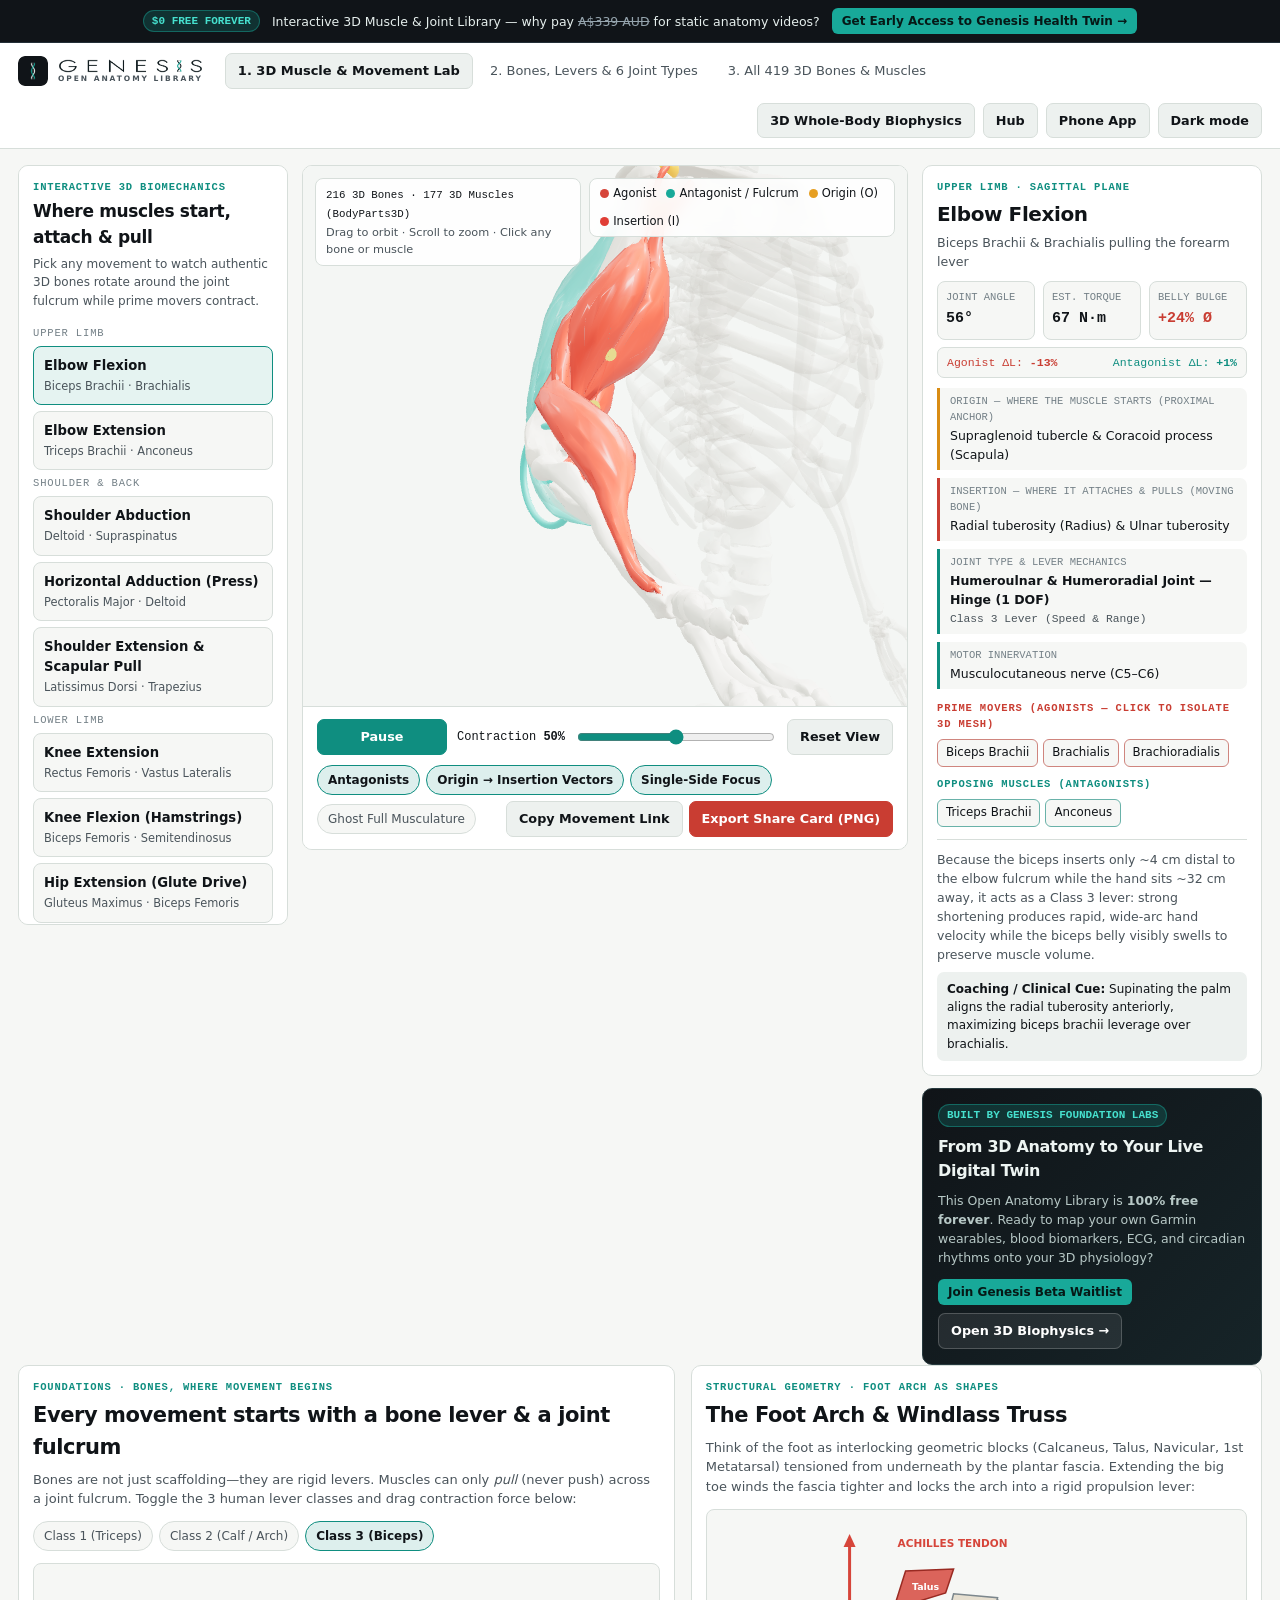
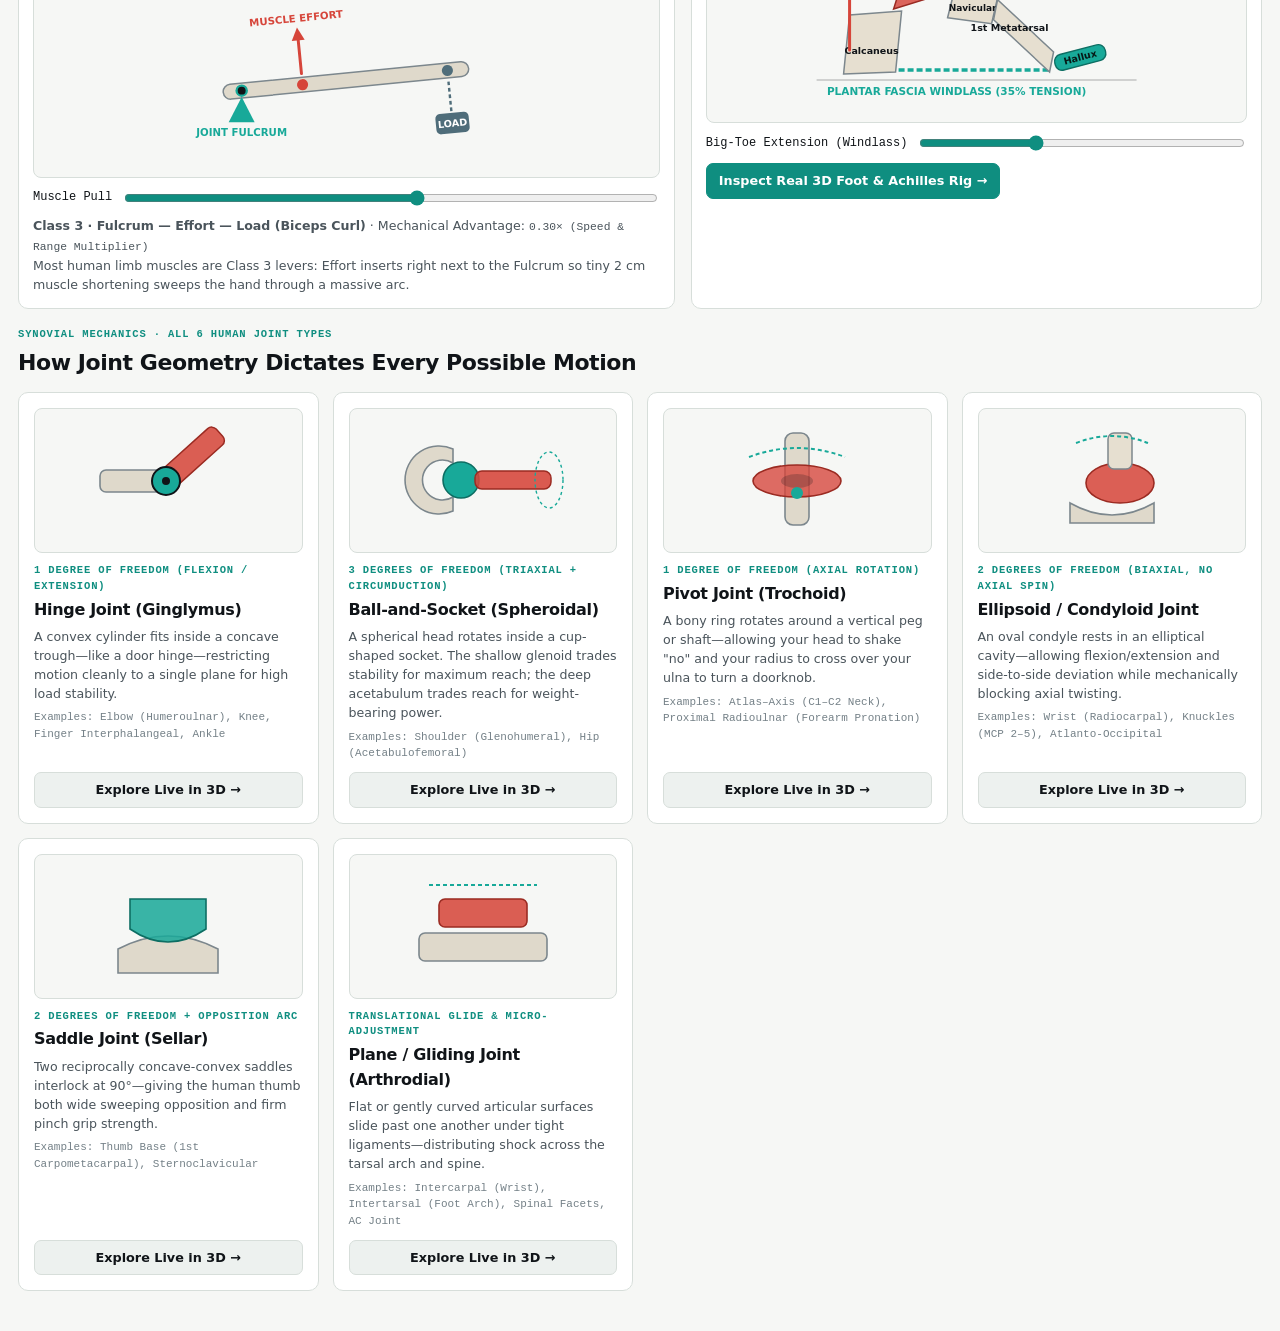
<file: v2/anatomy/index.html>
<!doctype html>
<html lang="en">
<head>
  <meta charset="utf-8" />
  <meta name="viewport" content="width=device-width, initial-scale=1" />
  <meta name="robots" content="noindex, nofollow, noarchive" />
  <meta name="color-scheme" content="light dark" />
  <script>
    try {
      const s = localStorage.getItem('color-scheme');
      if (s === 'light' || s === 'dark') document.querySelector('meta[name="color-scheme"]').content = s;
    } catch (_) {}
  </script>
  <meta name="theme-color" content="#101418" />
  <title>Genesis Open Anatomy — Free Interactive 3D Muscle &amp; Movement Library | Genesis Foundation Labs</title>
  <meta name="description" content="Where a muscle starts, where it attaches, and how it contracts — rotatable real-time 3D skeletal & muscular anatomy, free forever from Genesis Foundation Labs." />
  <link rel="icon" href="../assets/brand/favicon.ico" sizes="any" />
  <link rel="icon" type="image/png" sizes="32x32" href="../assets/brand/favicon-32.png" />
  <link rel="apple-touch-icon" href="../assets/brand/apple-touch-icon.png" />
  <link rel="stylesheet" href="css/anatomy.css" />
  <script type="importmap">
  {
    "imports": {
      "three": "../vendor/three/three.module.js",
      "three/addons/": "../vendor/three/addons/"
    }
  }
  </script>
</head>
<body>
  <div class="promo-ribbon">
    <span class="promo-pill">$0 FREE FOREVER</span>
    <span>Interactive 3D Muscle &amp; Joint Library — why pay <span class="promo-strike">A$339 AUD</span> for static anatomy videos?</span>
    <button type="button" class="promo-cta" data-open-waitlist>Get Early Access to Genesis Health Twin &rarr;</button>
  </div>

  <header class="topbar">
    <a class="brand" href="../" aria-label="Genesis Foundation Labs">
      <img class="brand-icon" src="../assets/brand/app-icon-64.png" width="30" height="30" alt="" />
      <span class="brand-lockup">
        <img class="brand-wm logo-light" src="../assets/brand/logo-wordmark-light.png" alt="Genesis" />
        <img class="brand-wm logo-dark" src="../assets/brand/logo-wordmark-dark.png" alt="Genesis" />
        <span class="brand-sub">OPEN ANATOMY LIBRARY</span>
      </span>
    </a>

    <nav class="mode-tabs" role="tablist" aria-label="Open Anatomy Workspaces">
      <button type="button" class="tab-btn" role="tab" aria-selected="true" data-tab="lab">1. 3D Muscle &amp; Movement Lab</button>
      <button type="button" class="tab-btn" role="tab" aria-selected="false" data-tab="foundations">2. Bones, Levers &amp; 6 Joint Types</button>
      <button type="button" class="tab-btn" role="tab" aria-selected="false" data-tab="directory">3. All 419 3D Bones &amp; Muscles</button>
    </nav>

    <div class="top-actions">
      <a class="btn" href="../">3D Whole-Body Biophysics</a>
      <a class="btn" href="../../">Hub</a>
      <a class="btn" href="../../mobile/" id="nav-phone-link">Phone App</a>
      <button type="button" class="btn" id="theme-toggle-btn">Dark mode</button>
    </div>
  </header>

  <main class="page-shell">
    <!-- =====================================================================
         TAB 1: REAL-TIME 3D MUSCLE CONTRACTION & JOINT ARTICULATION LAB
         ===================================================================== -->
    <section id="tab-panel-lab">
      <div class="lab-grid">
        <!-- Left Movement Selector Rail -->
        <aside class="panel move-rail" aria-label="Anatomical movements">
          <div>
            <div class="eyebrow">Interactive 3D Biomechanics</div>
            <h1 style="font-size:17px;margin-top:3px">Where muscles start, attach &amp; pull</h1>
            <p style="font-size:12px;color:var(--ink-2);margin-top:4px">Pick any movement to watch authentic 3D bones rotate around the joint fulcrum while prime movers contract.</p>
          </div>
          <div id="movement-rail-list"></div>
        </aside>

        <!-- Center 3D WebGL Articulation Stage -->
        <div class="panel stage-card">
          <div class="viewport-wrap" id="anatomy-viewport">
            <div class="loading-overlay" id="viewport-loading">
              <div class="spinner" aria-hidden="true"></div>
              <span id="viewport-loading-text">Loading BodyParts3D 242 Bones &amp; 177 Muscles...</span>
            </div>

            <div class="hud-top">
              <div class="hud-badge">
                <span class="mono" id="mesh-stats-badge">BodyParts3D · Loading...</span>
                <div style="font-size:11.3px;color:var(--ink-2);margin-top:2px" id="picked-readout">Drag to orbit · Scroll to zoom · Click any bone or muscle</div>
              </div>
              <div class="hud-badge hud-legend">
                <span><i class="dot" style="background:#d6453a"></i>Agonist</span>
                <span><i class="dot" style="background:#18a999"></i>Antagonist / Fulcrum</span>
                <span><i class="dot" style="background:#e69f22"></i>Origin (O)</span>
                <span><i class="dot" style="background:#e03e36"></i>Insertion (I)</span>
              </div>
            </div>

            <div class="hover-tip" id="viewport-hover-tip" hidden></div>
          </div>

          <div class="controls-bar">
            <div class="scrubber-row">
              <button type="button" class="btn btn-accent" id="play-pause-btn" aria-pressed="true" style="min-width:130px">Pause</button>
              <label for="contraction-slider" class="mono" style="font-size:12px;white-space:nowrap">Contraction <strong id="contraction-pct">0%</strong></label>
              <input id="contraction-slider" type="range" min="0" max="100" value="0" aria-label="Muscle contraction percentage" />
              <button type="button" class="btn" id="reset-cam-btn">Reset View</button>
            </div>
            <div class="toggle-row">
              <button type="button" class="pill-toggle" id="tog-antagonists" aria-pressed="true">Antagonists</button>
              <button type="button" class="pill-toggle" id="tog-vectors" aria-pressed="true">Origin &rarr; Insertion Vectors</button>
              <button type="button" class="pill-toggle" id="tog-unilateral" aria-pressed="true">Single-Side Focus</button>
              <button type="button" class="pill-toggle" id="tog-ghost" aria-pressed="false">Ghost Full Musculature</button>
              <button type="button" class="btn" id="copy-move-link-btn" style="margin-left:auto">Copy Movement Link</button>
              <button type="button" class="btn btn-muscle" id="export-card-btn">Export Share Card (PNG)</button>
            </div>
          </div>
        </div>

        <!-- Right Origin / Insertion / Biomechanics Inspector -->
        <aside class="inspector-col" aria-label="Muscle attachments and biomechanics">
          <div class="panel">
            <div class="eyebrow" id="ins-region">Upper Limb · Sagittal Plane</div>
            <h2 id="ins-title" style="font-size:20px;margin-top:3px">Elbow Flexion</h2>
            <p id="ins-sub" style="font-size:12.6px;color:var(--ink-2);margin-top:3px"></p>

            <div class="kpi-strip">
              <div class="kpi-box"><div class="k">Joint Angle</div><div class="v" id="kpi-angle">0°</div></div>
              <div class="kpi-box"><div class="k">Est. Torque</div><div class="v" id="kpi-torque">0 N·m</div></div>
              <div class="kpi-box"><div class="k">Belly Bulge</div><div class="v" id="kpi-bulge" style="color:var(--muscle)">+0% Ø</div></div>
            </div>
            <div style="display:flex;justify-content:space-between;font-size:11.5px;margin-top:7px;padding:6px 9px;border-radius:7px;background:var(--bg);border:1px solid var(--rule)" class="mono">
              <span style="color:var(--muscle)">Agonist ΔL: <strong id="kpi-ag-strain">0%</strong></span>
              <span style="color:var(--accent)">Antagonist ΔL: <strong id="kpi-ant-strain">0%</strong></span>
            </div>

            <div class="attach-box">
              <div class="attach-item origin">
                <small>Origin — Where the muscle starts (proximal anchor)</small>
                <span id="ins-origin"></span>
              </div>
              <div class="attach-item insertion">
                <small>Insertion — Where it attaches &amp; pulls (moving bone)</small>
                <span id="ins-insertion"></span>
              </div>
              <div class="attach-item">
                <small>Joint Type &amp; Lever Mechanics</small>
                <div id="ins-joint" style="font-weight:600"></div>
                <div id="ins-lever" class="mono" style="font-size:11.3px;color:var(--ink-2);margin-top:2px"></div>
              </div>
              <div class="attach-item">
                <small>Motor Innervation</small>
                <span id="ins-nerve"></span>
              </div>
            </div>

            <div style="margin-top:12px">
              <div class="eyebrow" style="color:var(--muscle)">Prime Movers (Agonists — click to isolate 3D mesh)</div>
              <div class="chip-list" id="ins-agonists"></div>
            </div>
            <div style="margin-top:10px">
              <div class="eyebrow">Opposing Muscles (Antagonists)</div>
              <div class="chip-list" id="ins-antagonists"></div>
            </div>

            <p id="ins-note" style="font-size:12.5px;color:var(--ink-2);margin-top:12px;padding-top:10px;border-top:1px solid var(--rule)"></p>
            <p style="font-size:12px;margin-top:8px;padding:8px 10px;border-radius:7px;background:var(--paper-2)"><strong>Coaching / Clinical Cue:</strong> <span id="ins-cue"></span></p>
          </div>

          <div class="funnel-card">
            <span class="promo-pill" style="align-self:flex-start">BUILT BY GENESIS FOUNDATION LABS</span>
            <h3 style="font-size:16px">From 3D Anatomy to Your Live Digital Twin</h3>
            <p>This Open Anatomy Library is <strong>100% free forever</strong>. Ready to map your own Garmin wearables, blood biomarkers, ECG, and circadian rhythms onto your 3D physiology?</p>
            <div style="display:flex;gap:8px;flex-wrap:wrap;margin-top:4px">
              <button type="button" class="promo-cta" data-open-waitlist>Join Genesis Beta Waitlist</button>
              <a class="btn" href="../" style="background:rgba(255,255,255,0.08);color:#fff;border-color:rgba(255,255,255,0.2)">Open 3D Biophysics &rarr;</a>
            </div>
          </div>
        </aside>
      </div>
    </section>

    <!-- =====================================================================
         TAB 2: BONES, WHERE MOVEMENT BEGINS — LEVERS, FOOT ARCH & 6 JOINTS
         ===================================================================== -->
    <section id="tab-panel-foundations" class="foundations-wrap" hidden>
      <div class="hero-explainer">
        <article class="panel">
          <div class="eyebrow">Foundations · Bones, Where Movement Begins</div>
          <h2 style="font-size:21px;margin-top:4px">Every movement starts with a bone lever &amp; a joint fulcrum</h2>
          <p style="font-size:13px;color:var(--ink-2);margin-top:6px">Bones are not just scaffolding—they are rigid levers. Muscles can only <em>pull</em> (never push) across a joint fulcrum. Toggle the 3 human lever classes and drag contraction force below:</p>

          <div style="display:flex;gap:6px;flex-wrap:wrap;margin-top:12px">
            <button type="button" class="pill-toggle" data-lever-class="1" aria-pressed="false">Class 1 (Triceps)</button>
            <button type="button" class="pill-toggle" data-lever-class="2" aria-pressed="false">Class 2 (Calf / Arch)</button>
            <button type="button" class="pill-toggle" data-lever-class="3" aria-pressed="true">Class 3 (Biceps)</button>
          </div>

          <div style="background:var(--bg);border:1px solid var(--rule);border-radius:8px;margin-top:12px;padding:8px">
            <svg id="lever-svg" viewBox="0 0 370 205" width="100%" height="190" role="img" aria-label="Interactive biomechanical lever diagram"></svg>
          </div>

          <div class="scrubber-row" style="margin-top:10px">
            <label for="lever-slider" class="mono" style="font-size:12px">Muscle Pull</label>
            <input id="lever-slider" type="range" min="0" max="100" value="55" />
          </div>
          <p id="lever-caption" style="font-size:12.6px;color:var(--ink-2);margin-top:8px"></p>
        </article>

        <article class="panel">
          <div class="eyebrow">Structural Geometry · Foot Arch as Shapes</div>
          <h2 style="font-size:21px;margin-top:4px">The Foot Arch &amp; Windlass Truss</h2>
          <p style="font-size:13px;color:var(--ink-2);margin-top:6px">Think of the foot as interlocking geometric blocks (Calcaneus, Talus, Navicular, 1st Metatarsal) tensioned from underneath by the plantar fascia. Extending the big toe winds the fascia tighter and locks the arch into a rigid propulsion lever:</p>

          <div style="background:var(--bg);border:1px solid var(--rule);border-radius:8px;margin-top:12px;padding:8px">
            <svg id="arch-svg" viewBox="0 0 370 190" width="100%" height="190" role="img" aria-label="Interactive foot arch truss and windlass diagram"></svg>
          </div>

          <div class="scrubber-row" style="margin-top:10px">
            <label for="arch-slider" class="mono" style="font-size:12px">Big-Toe Extension (Windlass)</label>
            <input id="arch-slider" type="range" min="0" max="100" value="35" />
          </div>
          <div style="margin-top:10px">
            <button type="button" class="btn btn-accent" onclick="window.switchAnatomyTab('lab'); document.querySelector('[data-move-id=ankle-plantarflexion]').click();">Inspect Real 3D Foot &amp; Achilles Rig &rarr;</button>
          </div>
        </article>
      </div>

      <div>
        <div class="eyebrow">Synovial Mechanics · All 6 Human Joint Types</div>
        <h2 style="font-size:22px;margin-top:3px;margin-bottom:12px">How Joint Geometry Dictates Every Possible Motion</h2>
        <div class="joints-grid" id="joints-gallery"></div>
      </div>
    </section>

    <!-- =====================================================================
         TAB 3: ALL 419 REAL BODYPARTS3D BONES & MUSCLES DIRECTORY
         ===================================================================== -->
    <section id="tab-panel-directory" hidden>
      <div class="panel">
        <div class="eyebrow">Complete Authentic 3D Mesh Catalog (BodyParts3D · CC-BY-SA)</div>
        <h2 style="font-size:21px;margin-top:4px">Explore Every Individual 3D Bone &amp; Skeletal Muscle</h2>
        <p id="dir-count" style="font-size:12.6px;color:var(--ink-2);margin-top:4px;margin-bottom:12px">Loading catalog...</p>
        <div class="dir-controls">
          <input id="dir-search" class="search-box" type="search" placeholder="Search any muscle or bone (e.g., supraspinatus, patella, calcaneus, psoas, deltoid)..." aria-label="Search bones and muscles" />
          <button type="button" class="pill-toggle" data-dir-filter="all" aria-pressed="true">All (419)</button>
          <button type="button" class="pill-toggle" data-dir-filter="muscle" aria-pressed="false">Muscles (177)</button>
          <button type="button" class="pill-toggle" data-dir-filter="bone" aria-pressed="false">Bones (242)</button>
        </div>
        <div class="dir-grid" id="directory-grid"></div>
      </div>
    </section>
  </main>

  <!-- Native Light-Dismiss Modals (<dialog closedby="any"> + Safari fallback in JS) -->
  <dialog id="waitlist-dialog" closedby="any" aria-labelledby="waitlist-title">
    <div class="dialog-head">
      <h2 id="waitlist-title" style="font-size:19px">Genesis Foundation Labs — Early Access</h2>
      <form method="dialog"><button type="submit" class="btn">Close</button></form>
    </div>
    <p style="font-size:13px;color:var(--ink-2)">The Open 3D Anatomy Library is free forever. Join the waitlist for the Genesis Personal Health Twin (Garmin `.FIT`, clinical blood panels, circadian rhythms &amp; 3D biophysical simulation).</p>
    <form class="dialog-form" id="waitlist-form">
      <label class="sr-only" for="waitlist-email">Email address</label>
      <input id="waitlist-email" type="email" required placeholder="you@domain.com" autocomplete="email" />
      <label class="sr-only" for="waitlist-role">Primary interest</label>
      <select id="waitlist-role">
        <option value="athlete">Athlete / Coach / Physio</option>
        <option value="clinician">Clinician / Researcher / Student</option>
        <option value="personal">Personal Longevity &amp; Health Twin</option>
      </select>
      <button type="submit" class="btn btn-accent">Request Early Access</button>
    </form>
    <p id="waitlist-status" style="font-size:12.5px;color:var(--accent);margin-top:10px;font-weight:600"></p>
  </dialog>

  <dialog id="share-dialog" closedby="any" aria-labelledby="share-title">
    <div class="dialog-head">
      <h2 id="share-title" style="font-size:18px">Branded 3D Anatomy Card Ready</h2>
      <form method="dialog"><button type="submit" class="btn">Close</button></form>
    </div>
    <p style="font-size:12.6px;color:var(--ink-2)">Generated directly from your live 3D camera angle. Download and post to X, LinkedIn, Instagram, or WhatsApp—every card links back to Genesis Foundation Labs.</p>
    <img id="share-card-preview" class="share-preview-img" alt="Generated Genesis 3D Anatomy share card preview" />
    <div style="display:flex;gap:8px;margin-top:12px;flex-wrap:wrap">
      <a id="share-card-download" class="btn btn-accent" download="genesis-anatomy.png" href="#">Download PNG (1200×675)</a>
      <form method="dialog"><button type="submit" class="btn">Done</button></form>
    </div>
  </dialog>

  <script type="module" src="js/anatomy_app.js"></script>
</body>
</html>
</file>
<file: mobile/fonts/fonts.css>
@font-face { font-family: "Geist"; font-style: normal; font-weight: 400; font-display: swap; src: url("geist-latin-400-normal.woff2") format("woff2"); }
@font-face { font-family: "Geist"; font-style: normal; font-weight: 500; font-display: swap; src: url("geist-latin-500-normal.woff2") format("woff2"); }
@font-face { font-family: "Geist"; font-style: normal; font-weight: 600; font-display: swap; src: url("geist-latin-600-normal.woff2") format("woff2"); }
@font-face { font-family: "Geist"; font-style: normal; font-weight: 700; font-display: swap; src: url("geist-latin-700-normal.woff2") format("woff2"); }
@font-face { font-family: "Geist Mono"; font-style: normal; font-weight: 400; font-display: swap; src: url("geist-mono-latin-400-normal.woff2") format("woff2"); }
@font-face { font-family: "Geist Mono"; font-style: normal; font-weight: 500; font-display: swap; src: url("geist-mono-latin-500-normal.woff2") format("woff2"); }
</file>
<file: phone/fonts/fonts.css>
@font-face { font-family: "Geist"; font-style: normal; font-weight: 400; font-display: swap; src: url("geist-latin-400-normal.woff2") format("woff2"); }
@font-face { font-family: "Geist"; font-style: normal; font-weight: 500; font-display: swap; src: url("geist-latin-500-normal.woff2") format("woff2"); }
@font-face { font-family: "Geist"; font-style: normal; font-weight: 600; font-display: swap; src: url("geist-latin-600-normal.woff2") format("woff2"); }
@font-face { font-family: "Geist"; font-style: normal; font-weight: 700; font-display: swap; src: url("geist-latin-700-normal.woff2") format("woff2"); }
@font-face { font-family: "Geist Mono"; font-style: normal; font-weight: 400; font-display: swap; src: url("geist-mono-latin-400-normal.woff2") format("woff2"); }
@font-face { font-family: "Geist Mono"; font-style: normal; font-weight: 500; font-display: swap; src: url("geist-mono-latin-500-normal.woff2") format("woff2"); }
</file>
<file: v2/anatomy/css/anatomy.css>
/* ============================================================================
   Genesis Foundation Labs — Open Anatomy & Movement Library Stylesheet
   Follows modern-web-guidance: light-dark(), <meta color-scheme> :has() cascade,
   case-by-case prefers-reduced-motion, and native <dialog closedby="any">.
   ============================================================================ */

:root {
  color-scheme: light dark;

  &:has(> head > meta[name="color-scheme"][content="dark"]) {
    color-scheme: dark;
  }
  &:has(> head > meta[name="color-scheme"][content="light"]) {
    color-scheme: light;
  }

  --bg-light: #f6f7f5;
  --bg-dark: #101418;
  --paper-light: #ffffff;
  --paper-dark: #161c21;
  --paper-2-light: #edf1ef;
  --paper-2-dark: #1d252c;
  --ink-light: #101418;
  --ink-dark: #eef2f1;
  --ink-2-light: #4a545b;
  --ink-2-dark: #a6b2b8;
  --ink-3-light: #748087;
  --ink-3-dark: #74828b;
  --rule-light: #d7deda;
  --rule-dark: #27323a;
  --accent-light: #0f8e80;
  --accent-dark: #18a999;
  --accent-ink-light: #ffffff;
  --accent-ink-dark: #061816;
  --muscle-light: #c93d32;
  --muscle-dark: #ec6256;

  --bg: light-dark(var(--bg-light), var(--bg-dark));
  --paper: light-dark(var(--paper-light), var(--paper-dark));
  --paper-2: light-dark(var(--paper-2-light), var(--paper-2-dark));
  --ink: light-dark(var(--ink-light), var(--ink-dark));
  --ink-2: light-dark(var(--ink-2-light), var(--ink-2-dark));
  --ink-3: light-dark(var(--ink-3-light), var(--ink-3-dark));
  --rule: light-dark(var(--rule-light), var(--rule-dark));
  --accent: light-dark(var(--accent-light), var(--accent-dark));
  --accent-ink: light-dark(var(--accent-ink-light), var(--accent-ink-dark));
  --muscle: light-dark(var(--muscle-light), var(--muscle-dark));
  --amber: #d98c14;

  --sans: "Geist", "Inter", system-ui, -apple-system, "Segoe UI", sans-serif;
  --mono: "Geist Mono", ui-monospace, "SFMono-Regular", Menlo, Consolas, monospace;
  --radius: 10px;
}

/* Fallback for browsers without light-dark() */
@supports not (color: light-dark(white, black)) {
  :root {
    --bg: var(--bg-light); --paper: var(--paper-light); --paper-2: var(--paper-2-light);
    --ink: var(--ink-light); --ink-2: var(--ink-2-light); --ink-3: var(--ink-3-light);
    --rule: var(--rule-light); --accent: var(--accent-light); --accent-ink: var(--accent-ink-light);
    --muscle: var(--muscle-light);
  }
  @media (prefers-color-scheme: dark) {
    :root:not(:has(> head > meta[name="color-scheme"][content="light"])) {
      --bg: var(--bg-dark); --paper: var(--paper-dark); --paper-2: var(--paper-2-dark);
      --ink: var(--ink-dark); --ink-2: var(--ink-2-dark); --ink-3: var(--ink-3-dark);
      --rule: var(--rule-dark); --accent: var(--accent-dark); --accent-ink: var(--accent-ink-dark);
      --muscle: var(--muscle-dark);
    }
  }
  :root:has(> head > meta[name="color-scheme"][content="dark"]) {
    --bg: var(--bg-dark); --paper: var(--paper-dark); --paper-2: var(--paper-2-dark);
    --ink: var(--ink-dark); --ink-2: var(--ink-2-dark); --ink-3: var(--ink-3-dark);
    --rule: var(--rule-dark); --accent: var(--accent-dark); --accent-ink: var(--accent-ink-dark);
    --muscle: var(--muscle-dark);
  }
}

html { accent-color: var(--accent); }
*, *::before, *::after { box-sizing: border-box; }
body {
  margin: 0;
  background: var(--bg);
  color: var(--ink);
  font: 14px/1.52 var(--sans);
  -webkit-font-smoothing: antialiased;
}
h1, h2, h3, h4 { margin: 0; font-weight: 650; letter-spacing: -0.02em; }
p { margin: 0; }
button, input, select { font: inherit; color: inherit; }
a { color: inherit; }
.mono, code { font-family: var(--mono); font-variant-numeric: tabular-nums; font-size: 0.9em; }
:focus-visible { outline: 2px solid var(--accent); outline-offset: 2px; }
.sr-only {
  position: absolute; width: 1px; height: 1px; padding: 0; margin: -1px;
  overflow: hidden; clip: rect(0, 0, 0, 0); white-space: nowrap; border: 0;
}

/* Light/dark media switching coupled to <meta name="color-scheme"> + OS default */
.logo-dark { display: none; }
.logo-light { display: block; }
@media (prefers-color-scheme: dark) {
  :root:not(:has(> head > meta[name="color-scheme"][content="light"])) .logo-light { display: none; }
  :root:not(:has(> head > meta[name="color-scheme"][content="light"])) .logo-dark { display: block; }
}
:root:has(> head > meta[name="color-scheme"][content="dark"]) .logo-light { display: none; }
:root:has(> head > meta[name="color-scheme"][content="dark"]) .logo-dark { display: block; }

/* ---------- Header & Marketing Ribbon ---------- */
.promo-ribbon {
  background: #101418;
  color: #e6efed;
  font-size: 12.5px;
  padding: 8px 18px;
  display: flex;
  justify-content: center;
  align-items: center;
  gap: 12px;
  flex-wrap: wrap;
  border-bottom: 1px solid #243038;
}
.promo-pill {
  background: rgba(24, 169, 153, 0.2);
  color: #46e0ce;
  border: 1px solid rgba(24, 169, 153, 0.45);
  font-family: var(--mono);
  font-size: 11px;
  font-weight: 600;
  padding: 2px 8px;
  border-radius: 999px;
}
.promo-strike { color: #95a4ad; text-decoration: line-through; }
.promo-cta {
  background: #18a999;
  color: #061816;
  border: 0;
  border-radius: 6px;
  padding: 4px 10px;
  font-size: 12px;
  font-weight: 700;
  cursor: pointer;
}

.topbar {
  position: sticky;
  top: 0;
  z-index: 30;
  background: var(--paper);
  border-bottom: 1px solid var(--rule);
  padding: 10px 18px;
  display: flex;
  align-items: center;
  gap: 14px;
  flex-wrap: wrap;
}
.brand { display: inline-flex; align-items: center; gap: 10px; text-decoration: none; }
.brand-icon { width: 30px; height: 30px; border-radius: 7px; display: block; box-shadow: 0 0 0 1px rgba(255, 255, 255, 0.14); }
.brand-lockup { display: inline-flex; flex-direction: column; gap: 2px; line-height: 1; }
.brand-wm { height: 14px; width: auto; }
.brand-sub { font-size: 7.5px; letter-spacing: 0.26em; color: var(--ink-2); font-weight: 600; text-transform: uppercase; }

.mode-tabs { display: flex; gap: 4px; margin-left: 8px; flex-wrap: wrap; }
.tab-btn {
  border: 1px solid transparent;
  background: transparent;
  padding: 7px 12px;
  border-radius: 7px;
  font-size: 13px;
  font-weight: 500;
  color: var(--ink-2);
  cursor: pointer;
}
.tab-btn:hover { background: var(--paper-2); color: var(--ink); }
.tab-btn[aria-selected="true"] {
  background: var(--paper-2);
  border-color: var(--rule);
  color: var(--ink);
  font-weight: 650;
}

.top-actions { margin-left: auto; display: flex; gap: 8px; align-items: center; flex-wrap: wrap; }
.btn {
  display: inline-flex;
  align-items: center;
  justify-content: center;
  gap: 6px;
  padding: 7px 12px;
  border-radius: 7px;
  border: 1px solid var(--rule);
  background: var(--paper-2);
  color: var(--ink);
  font-size: 12.8px;
  font-weight: 600;
  text-decoration: none;
  cursor: pointer;
}
.btn:hover { filter: brightness(0.97); }
.btn-accent { background: var(--accent); color: var(--accent-ink); border-color: var(--accent); }
.btn-muscle { background: var(--muscle); color: #ffffff; border-color: var(--muscle); }

/* ---------- Primary 3D Movement Lab Layout ---------- */
.page-shell { max-width: 1480px; margin: 0 auto; padding: 16px 18px 42px; }
.lab-grid {
  display: grid;
  grid-template-columns: 270px minmax(0, 1fr) 340px;
  gap: 14px;
  align-items: start;
}
@media (max-width: 1120px) {
  .lab-grid { grid-template-columns: 240px minmax(0, 1fr); }
  .inspector-col { grid-column: 1 / -1; }
}
@media (max-width: 780px) {
  .lab-grid { grid-template-columns: minmax(0, 1fr); }
}

.panel {
  background: var(--paper);
  border: 1px solid var(--rule);
  border-radius: var(--radius);
  padding: 14px;
}
.eyebrow {
  font-family: var(--mono);
  font-size: 10.5px;
  text-transform: uppercase;
  letter-spacing: 0.08em;
  color: var(--accent);
  font-weight: 700;
}

/* Left Movement Picker Rail */
.move-rail { display: flex; flex-direction: column; gap: 10px; max-height: calc(100dvh - 140px); overflow-y: auto; }
.region-group-title {
  font-family: var(--mono);
  font-size: 10.5px;
  color: var(--ink-3);
  text-transform: uppercase;
  letter-spacing: 0.08em;
  margin: 6px 0 4px;
}
.move-btn {
  width: 100%;
  text-align: left;
  padding: 9px 10px;
  border-radius: 8px;
  border: 1px solid var(--rule);
  background: var(--bg);
  cursor: pointer;
  display: flex;
  flex-direction: column;
  gap: 2px;
  margin-bottom: 6px;
}
.move-btn strong { font-size: 13.2px; }
.move-btn span { font-size: 11.4px; color: var(--ink-2); }
.move-btn[aria-pressed="true"] {
  border-color: var(--accent);
  background: color-mix(in srgb, var(--accent) 11%, var(--paper));
}

/* Center 3D Viewport Stage */
.stage-card { padding: 0; overflow: hidden; display: flex; flex-direction: column; }
.viewport-wrap {
  position: relative;
  width: 100%;
  height: clamp(410px, 60dvh, 620px);
  background: var(--bg);
}
.loading-overlay {
  position: absolute;
  inset: 0;
  display: flex;
  flex-direction: column;
  align-items: center;
  justify-content: center;
  gap: 10px;
  background: var(--bg);
  z-index: 8;
  font-size: 13px;
  color: var(--ink-2);
}
.loading-overlay[hidden] { display: none; }
.spinner {
  width: 28px; height: 28px; border-radius: 50%;
  border: 3px solid var(--rule); border-top-color: var(--accent);
  animation: spin 0.9s linear infinite;
}
@media (prefers-reduced-motion: reduce) {
  .spinner { animation: none; opacity: 0.6; }
}
@keyframes spin { to { transform: rotate(360deg); } }

.hud-top {
  position: absolute;
  top: 12px;
  left: 12px;
  right: 12px;
  display: flex;
  justify-content: space-between;
  align-items: flex-start;
  gap: 8px;
  pointer-events: none;
  z-index: 4;
}
.hud-badge {
  pointer-events: auto;
  background: color-mix(in srgb, var(--paper) 88%, transparent);
  backdrop-filter: blur(8px);
  border: 1px solid var(--rule);
  border-radius: 8px;
  padding: 6px 10px;
  font-size: 12px;
}
.hud-legend {
  display: flex;
  gap: 10px;
  align-items: center;
  flex-wrap: wrap;
  font-size: 11.5px;
}
.dot { width: 9px; height: 9px; border-radius: 50%; display: inline-block; margin-right: 4px; vertical-align: middle; }
.hover-tip {
  position: absolute;
  pointer-events: none;
  z-index: 6;
  background: #101418;
  color: #eef4f3;
  padding: 5px 9px;
  border-radius: 6px;
  font-size: 11.5px;
  box-shadow: 0 6px 18px rgba(0, 0, 0, 0.25);
  white-space: nowrap;
}

.controls-bar {
  padding: 12px 14px;
  border-top: 1px solid var(--rule);
  background: var(--paper);
  display: flex;
  flex-direction: column;
  gap: 10px;
}
.scrubber-row { display: flex; align-items: center; gap: 10px; flex-wrap: wrap; }
.scrubber-row input[type="range"] { flex: 1; min-width: 160px; cursor: pointer; }
.toggle-row { display: flex; gap: 6px; flex-wrap: wrap; align-items: center; }
.pill-toggle {
  padding: 5px 10px;
  border-radius: 999px;
  border: 1px solid var(--rule);
  background: var(--bg);
  font-size: 12px;
  cursor: pointer;
  color: var(--ink-2);
}
.pill-toggle[aria-pressed="true"] {
  border-color: var(--accent);
  color: var(--ink);
  background: color-mix(in srgb, var(--accent) 14%, var(--paper));
  font-weight: 600;
}

/* Right Inspector Column */
.inspector-col { display: flex; flex-direction: column; gap: 12px; }
.kpi-strip { display: grid; grid-template-columns: repeat(3, 1fr); gap: 8px; margin-top: 10px; }
.kpi-box {
  background: var(--bg);
  border: 1px solid var(--rule);
  border-radius: 8px;
  padding: 8px;
}
.kpi-box .k { font-size: 10.5px; color: var(--ink-3); text-transform: uppercase; font-family: var(--mono); }
.kpi-box .v { font-size: 15px; font-weight: 700; margin-top: 2px; font-family: var(--mono); }

.attach-box {
  margin-top: 10px;
  display: flex;
  flex-direction: column;
  gap: 8px;
}
.attach-item {
  border-left: 3px solid var(--accent);
  padding: 6px 10px;
  background: var(--bg);
  border-radius: 0 7px 7px 0;
  font-size: 12.5px;
}
.attach-item.origin { border-left-color: var(--amber); }
.attach-item.insertion { border-left-color: var(--muscle); }
.attach-item small { display: block; font-family: var(--mono); font-size: 10.5px; color: var(--ink-3); text-transform: uppercase; }

.chip-list { display: flex; flex-wrap: wrap; gap: 5px; margin-top: 6px; }
.muscle-chip {
  font-size: 11.8px;
  padding: 4px 8px;
  border-radius: 6px;
  border: 1px solid var(--rule);
  background: var(--bg);
  cursor: pointer;
}
.muscle-chip.ag { border-color: color-mix(in srgb, var(--muscle) 55%, var(--rule)); }
.muscle-chip.ant { border-color: color-mix(in srgb, var(--accent) 55%, var(--rule)); }

.funnel-card {
  background: linear-gradient(135deg, #101418 0%, #162428 100%);
  color: #edf4f2;
  border: 1px solid #26393e;
  border-radius: var(--radius);
  padding: 15px;
  display: flex;
  flex-direction: column;
  gap: 8px;
}
.funnel-card p { font-size: 12.5px; color: #b7c8c6; }

/* ---------- Tab 2: Bones, Levers & 6 Joint Types (AnatoBase Visual Style) ---------- */
.foundations-wrap { display: flex; flex-direction: column; gap: 18px; }
.hero-explainer {
  display: grid;
  grid-template-columns: minmax(0, 1.15fr) minmax(0, 1fr);
  gap: 16px;
}
@media (max-width: 900px) { .hero-explainer { grid-template-columns: 1fr; } }

.joints-grid {
  display: grid;
  grid-template-columns: repeat(auto-fit, minmax(290px, 1fr));
  gap: 14px;
}
.joint-card {
  background: var(--paper);
  border: 1px solid var(--rule);
  border-radius: var(--radius);
  padding: 15px;
  display: flex;
  flex-direction: column;
  gap: 10px;
}
.joint-svg-box {
  background: var(--bg);
  border: 1px solid var(--rule);
  border-radius: 8px;
  height: 145px;
  display: flex;
  align-items: center;
  justify-content: center;
  overflow: hidden;
}

/* ---------- Tab 3: All 419 BodyParts3D Structures Directory ---------- */
.dir-controls { display: flex; gap: 10px; flex-wrap: wrap; align-items: center; margin-bottom: 14px; }
.search-box {
  flex: 1;
  min-width: 220px;
  padding: 9px 12px;
  border-radius: 8px;
  border: 1px solid var(--rule);
  background: var(--paper);
}
.dir-grid {
  display: grid;
  grid-template-columns: repeat(auto-fill, minmax(220px, 1fr));
  gap: 8px;
}
.dir-item {
  text-align: left;
  padding: 9px 11px;
  border-radius: 8px;
  border: 1px solid var(--rule);
  background: var(--paper);
  cursor: pointer;
  display: flex;
  justify-content: space-between;
  align-items: center;
  gap: 8px;
}
.dir-item:hover { border-color: var(--accent); }
.dir-badge {
  font-family: var(--mono);
  font-size: 10px;
  padding: 2px 6px;
  border-radius: 4px;
  background: var(--paper-2);
  color: var(--ink-2);
}

/* ---------- Native <dialog closedby="any"> Modal ---------- */
dialog {
  border: 1px solid var(--rule);
  border-radius: 12px;
  background: var(--paper);
  color: var(--ink);
  padding: 22px;
  max-width: 480px;
  width: calc(100vw - 32px);
  box-shadow: 0 24px 60px rgba(0, 0, 0, 0.32);
  transition: opacity 0.2s ease-out, display 0.2s allow-discrete, overlay 0.2s allow-discrete;
}
dialog::backdrop {
  background: rgba(10, 14, 18, 0.56);
  backdrop-filter: blur(3px);
}
dialog:not([open]) { opacity: 0; }
@starting-style {
  dialog[open] { opacity: 0; }
}
@media (prefers-reduced-motion: reduce) {
  dialog { transition: none; }
}
.dialog-head { display: flex; justify-content: space-between; align-items: center; gap: 10px; margin-bottom: 12px; }
.dialog-form { display: flex; flex-direction: column; gap: 10px; margin-top: 12px; }
.dialog-form input[type="email"], .dialog-form select {
  padding: 9px 11px;
  border-radius: 7px;
  border: 1px solid var(--rule);
  background: var(--bg);
}
.share-preview-img {
  width: 100%;
  border-radius: 8px;
  border: 1px solid var(--rule);
  display: block;
  margin-top: 10px;
}
</file>
<file: nourish/assets/index-DFJ79exa.css>
/*! tailwindcss v4.3.5 | MIT License | https://tailwindcss.com */@layer properties{@supports (((-webkit-hyphens:none)) and (not (margin-trim:block))) or ((-moz-orient:inline) and (not (color:rgb(from red r g b)))){*,:before,:after,::backdrop{--tw-rotate-x:initial;--tw-rotate-y:initial;--tw-rotate-z:initial;--tw-skew-x:initial;--tw-skew-y:initial;--tw-space-y-reverse:0;--tw-divide-y-reverse:0;--tw-border-style:solid;--tw-leading:initial;--tw-font-weight:initial;--tw-tracking:initial;--tw-shadow:0 0 #0000;--tw-shadow-color:initial;--tw-shadow-alpha:100%;--tw-inset-shadow:0 0 #0000;--tw-inset-shadow-color:initial;--tw-inset-shadow-alpha:100%;--tw-ring-color:initial;--tw-ring-shadow:0 0 #0000;--tw-inset-ring-color:initial;--tw-inset-ring-shadow:0 0 #0000;--tw-ring-inset:initial;--tw-ring-offset-width:0px;--tw-ring-offset-color:#fff;--tw-ring-offset-shadow:0 0 #0000;--tw-blur:initial;--tw-brightness:initial;--tw-contrast:initial;--tw-grayscale:initial;--tw-hue-rotate:initial;--tw-invert:initial;--tw-opacity:initial;--tw-saturate:initial;--tw-sepia:initial;--tw-drop-shadow:initial;--tw-drop-shadow-color:initial;--tw-drop-shadow-alpha:100%;--tw-drop-shadow-size:initial;--tw-backdrop-blur:initial;--tw-backdrop-brightness:initial;--tw-backdrop-contrast:initial;--tw-backdrop-grayscale:initial;--tw-backdrop-hue-rotate:initial;--tw-backdrop-invert:initial;--tw-backdrop-opacity:initial;--tw-backdrop-saturate:initial;--tw-backdrop-sepia:initial;--tw-duration:initial;--tw-ease:initial;--tw-outline-style:solid}}}@layer theme{:root,:host{--color-black:#000;--color-white:#fff;--spacing:.25rem;--container-sm:24rem;--container-md:28rem;--container-xl:36rem;--container-2xl:42rem;--container-5xl:64rem;--text-xs:.75rem;--text-xs--line-height:calc(1 / .75);--text-sm:.875rem;--text-sm--line-height:calc(1.25 / .875);--text-base:1rem;--text-base--line-height: 1.5 ;--text-lg:1.125rem;--text-lg--line-height:calc(1.75 / 1.125);--text-xl:1.25rem;--text-xl--line-height:calc(1.75 / 1.25);--text-2xl:1.5rem;--text-2xl--line-height:calc(2 / 1.5);--text-3xl:1.875rem;--text-3xl--line-height: 1.2 ;--text-4xl:2.25rem;--text-4xl--line-height:calc(2.5 / 2.25);--text-5xl:3rem;--text-5xl--line-height:1;--font-weight-normal:400;--font-weight-medium:500;--font-weight-semibold:600;--tracking-tight:-.025em;--tracking-wide:.025em;--leading-tight:1.25;--leading-snug:1.375;--leading-relaxed:1.625;--radius-lg:.5rem;--radius-xl:.75rem;--radius-2xl:1rem;--radius-3xl:1.5rem;--ease-out:cubic-bezier(0, 0, .2, 1);--animate-spin:spin 1s linear infinite;--animate-pulse:pulse 2s cubic-bezier(.4, 0, .6, 1) infinite;--default-transition-duration:.15s;--default-transition-timing-function:cubic-bezier(.4, 0, .2, 1);--default-font-family:var(--font-geist-sans), ui-sans-serif, system-ui, sans-serif;--default-mono-font-family:var(--font-geist-mono), ui-monospace, monospace}}@layer base{*,:after,:before,::backdrop{box-sizing:border-box;border:0 solid;margin:0;padding:0}::file-selector-button{box-sizing:border-box;border:0 solid;margin:0;padding:0}html,:host{-webkit-text-size-adjust:100%;-moz-tab-size:4;tab-size:4;line-height:1.5;font-family:var(--default-font-family,-apple-system, BlinkMacSystemFont, "Segoe UI", Roboto, "Helvetica Neue", "Noto Sans", Arial, sans-serif, "Apple Color Emoji", "Segoe UI Emoji", "Segoe UI Symbol", "Noto Color Emoji");font-feature-settings:var(--default-font-feature-settings,normal);font-variation-settings:var(--default-font-variation-settings,normal);-webkit-tap-highlight-color:transparent}hr{height:0;color:inherit;border-top-width:1px}abbr:where([title]){-webkit-text-decoration:underline dotted;text-decoration:underline dotted}h1,h2,h3,h4,h5,h6{font-size:inherit;font-weight:inherit}a{color:inherit;-webkit-text-decoration:inherit;text-decoration:inherit}b,strong{font-weight:bolder}code,kbd,samp,pre{font-family:var(--default-mono-font-family,ui-monospace, SFMono-Regular, Menlo, Monaco, Consolas, "Liberation Mono", "Courier New", monospace);font-feature-settings:var(--default-mono-font-feature-settings,normal);font-variation-settings:var(--default-mono-font-variation-settings,normal);font-size:1em}small{font-size:80%}sub,sup{vertical-align:baseline;font-size:75%;line-height:0;position:relative}sub{bottom:-.25em}sup{top:-.5em}table{text-indent:0;border-color:inherit;border-collapse:collapse}:-moz-focusring:where(:not(iframe)){outline:auto}progress{vertical-align:baseline}summary{display:list-item}ol,ul,menu{list-style:none}img,svg,video,canvas,audio,iframe,embed,object{vertical-align:middle;display:block}img,video{max-width:100%;height:auto}button,input,select,optgroup,textarea{font:inherit;font-feature-settings:inherit;font-variation-settings:inherit;letter-spacing:inherit;color:inherit;opacity:1;background-color:#0000;border-radius:0}::file-selector-button{font:inherit;font-feature-settings:inherit;font-variation-settings:inherit;letter-spacing:inherit;color:inherit;opacity:1;background-color:#0000;border-radius:0}:where(select:is([multiple],[size])) optgroup{font-weight:bolder}:where(select:is([multiple],[size])) optgroup option{padding-inline-start:20px}::file-selector-button{margin-inline-end:4px}::placeholder{opacity:1}@supports (not ((-webkit-appearance:-apple-pay-button))) or (contain-intrinsic-size:1px){::placeholder{color:currentColor}@supports (color:color-mix(in lab,red,red)){::placeholder{color:color-mix(in oklab,currentcolor 50%,transparent)}}}textarea{resize:vertical}::-webkit-search-decoration{-webkit-appearance:none}::-webkit-date-and-time-value{min-height:1lh;text-align:inherit}::-webkit-datetime-edit{display:inline-flex}::-webkit-datetime-edit-fields-wrapper{padding:0}::-webkit-datetime-edit{padding-block:0}::-webkit-datetime-edit-year-field{padding-block:0}::-webkit-datetime-edit-month-field{padding-block:0}::-webkit-datetime-edit-day-field{padding-block:0}::-webkit-datetime-edit-hour-field{padding-block:0}::-webkit-datetime-edit-minute-field{padding-block:0}::-webkit-datetime-edit-second-field{padding-block:0}::-webkit-datetime-edit-millisecond-field{padding-block:0}::-webkit-datetime-edit-meridiem-field{padding-block:0}::-webkit-calendar-picker-indicator{line-height:1}:-moz-ui-invalid{box-shadow:none}button,input:where([type=button],[type=reset],[type=submit]){-webkit-appearance:button;-moz-appearance:button;appearance:button}::file-selector-button{-webkit-appearance:button;-moz-appearance:button;appearance:button}::-webkit-inner-spin-button{height:auto}::-webkit-outer-spin-button{height:auto}[hidden]:where(:not([hidden=until-found])){display:none!important}}@layer components;@layer utilities{.pointer-events-none{pointer-events:none}.visible{visibility:visible}.sr-only{clip-path:inset(50%);white-space:nowrap;border-width:0;width:1px;height:1px;margin:-1px;padding:0;position:absolute;overflow:hidden}.absolute{position:absolute}.fixed{position:fixed}.relative{position:relative}.static{position:static}.sticky{position:sticky}.inset-0{top:0;right:0;bottom:0;left:0}.inset-x-0{inset-inline:0}.-top-0\.5{top:calc(var(--spacing) * -.5)}.top-0{top:0}.-right-0\.5{right:calc(var(--spacing) * -.5)}.bottom-0{bottom:0}.bottom-\[calc\(6\.25rem\+env\(safe-area-inset-bottom\)\)\]{bottom:calc(6.25rem + env(safe-area-inset-bottom))}.z-20{z-index:20}.z-30{z-index:30}.col-span-2{grid-column:span 2/span 2}.container{width:100%}@media(min-width:40rem){.container{max-width:40rem}}@media(min-width:48rem){.container{max-width:48rem}}@media(min-width:64rem){.container{max-width:64rem}}@media(min-width:80rem){.container{max-width:80rem}}@media(min-width:96rem){.container{max-width:96rem}}.-mx-4{margin-inline:calc(var(--spacing) * -4)}.mx-auto{margin-inline:auto}.-mt-1{margin-top:calc(var(--spacing) * -1)}.-mt-6{margin-top:calc(var(--spacing) * -6)}.mt-0\.5{margin-top:calc(var(--spacing) * .5)}.mt-1{margin-top:var(--spacing)}.mt-1\.5{margin-top:calc(var(--spacing) * 1.5)}.mt-2{margin-top:calc(var(--spacing) * 2)}.mt-3{margin-top:calc(var(--spacing) * 3)}.mt-4{margin-top:calc(var(--spacing) * 4)}.mt-5{margin-top:calc(var(--spacing) * 5)}.mt-6{margin-top:calc(var(--spacing) * 6)}.mt-8{margin-top:calc(var(--spacing) * 8)}.-mr-1{margin-right:calc(var(--spacing) * -1)}.mr-1{margin-right:var(--spacing)}.mr-2{margin-right:calc(var(--spacing) * 2)}.-mb-px{margin-bottom:-1px}.mb-1{margin-bottom:var(--spacing)}.mb-1\.5{margin-bottom:calc(var(--spacing) * 1.5)}.mb-2{margin-bottom:calc(var(--spacing) * 2)}.mb-3{margin-bottom:calc(var(--spacing) * 3)}.mb-4{margin-bottom:calc(var(--spacing) * 4)}.mb-8{margin-bottom:calc(var(--spacing) * 8)}.ml-1{margin-left:var(--spacing)}.ml-1\.5{margin-left:calc(var(--spacing) * 1.5)}.ml-2{margin-left:calc(var(--spacing) * 2)}.ml-auto{margin-left:auto}.line-clamp-2{-webkit-line-clamp:2;-webkit-box-orient:vertical;display:-webkit-box;overflow:hidden}.block{display:block}.contents{display:contents}.flex{display:flex}.grid{display:grid}.hidden{display:none}.inline{display:inline}.inline-block{display:inline-block}.inline-flex{display:inline-flex}.table{display:table}.aspect-\[4\/3\]{aspect-ratio:4/3}.size-2{width:calc(var(--spacing) * 2);height:calc(var(--spacing) * 2)}.size-2\.5{width:calc(var(--spacing) * 2.5);height:calc(var(--spacing) * 2.5)}.size-3{width:calc(var(--spacing) * 3);height:calc(var(--spacing) * 3)}.size-3\.5{width:calc(var(--spacing) * 3.5);height:calc(var(--spacing) * 3.5)}.size-4{width:calc(var(--spacing) * 4);height:calc(var(--spacing) * 4)}.size-5{width:calc(var(--spacing) * 5);height:calc(var(--spacing) * 5)}.size-6{width:calc(var(--spacing) * 6);height:calc(var(--spacing) * 6)}.size-7{width:calc(var(--spacing) * 7);height:calc(var(--spacing) * 7)}.size-8{width:calc(var(--spacing) * 8);height:calc(var(--spacing) * 8)}.size-9{width:calc(var(--spacing) * 9);height:calc(var(--spacing) * 9)}.size-10{width:calc(var(--spacing) * 10);height:calc(var(--spacing) * 10)}.size-11{width:calc(var(--spacing) * 11);height:calc(var(--spacing) * 11)}.size-12{width:calc(var(--spacing) * 12);height:calc(var(--spacing) * 12)}.size-13{width:calc(var(--spacing) * 13);height:calc(var(--spacing) * 13)}.size-20{width:calc(var(--spacing) * 20);height:calc(var(--spacing) * 20)}.size-24{width:calc(var(--spacing) * 24);height:calc(var(--spacing) * 24)}.size-full{width:100%;height:100%}.h-2\.5{height:calc(var(--spacing) * 2.5)}.h-7{height:calc(var(--spacing) * 7)}.h-8{height:calc(var(--spacing) * 8)}.h-9{height:calc(var(--spacing) * 9)}.h-10{height:calc(var(--spacing) * 10)}.h-11{height:calc(var(--spacing) * 11)}.h-12{height:calc(var(--spacing) * 12)}.h-13{height:calc(var(--spacing) * 13)}.h-14{height:calc(var(--spacing) * 14)}.h-16{height:calc(var(--spacing) * 16)}.h-24{height:calc(var(--spacing) * 24)}.h-28{height:calc(var(--spacing) * 28)}.h-40{height:calc(var(--spacing) * 40)}.h-48{height:calc(var(--spacing) * 48)}.h-56{height:calc(var(--spacing) * 56)}.h-64{height:calc(var(--spacing) * 64)}.h-72{height:calc(var(--spacing) * 72)}.h-80{height:calc(var(--spacing) * 80)}.h-96{height:calc(var(--spacing) * 96)}.h-\[40rem\]{height:40rem}.h-full{height:100%}.min-h-dvh{min-height:100dvh}.min-h-full{min-height:100%}.w-10{width:calc(var(--spacing) * 10)}.w-16{width:calc(var(--spacing) * 16)}.w-20{width:calc(var(--spacing) * 20)}.w-24{width:calc(var(--spacing) * 24)}.w-28{width:calc(var(--spacing) * 28)}.w-40{width:calc(var(--spacing) * 40)}.w-full{width:100%}.max-w-2xl{max-width:var(--container-2xl)}.max-w-5xl{max-width:var(--container-5xl)}.max-w-md{max-width:var(--container-md)}.max-w-sm{max-width:var(--container-sm)}.max-w-xl{max-width:var(--container-xl)}.min-w-0{min-width:0}.min-w-4\.5{min-width:calc(var(--spacing) * 4.5)}.min-w-12{min-width:calc(var(--spacing) * 12)}.min-w-14{min-width:calc(var(--spacing) * 14)}.min-w-32{min-width:calc(var(--spacing) * 32)}.flex-1{flex:1}.shrink-0{flex-shrink:0}.grow{flex-grow:1}.-rotate-90{rotate:-90deg}.rotate-180{rotate:180deg}.transform{transform:var(--tw-rotate-x, ) var(--tw-rotate-y, ) var(--tw-rotate-z, ) var(--tw-skew-x, ) var(--tw-skew-y, )}.animate-pulse{animation:var(--animate-pulse)}.animate-spin{animation:var(--animate-spin)}.cursor-pointer{cursor:pointer}.resize{resize:both}.resize-none{resize:none}.list-decimal{list-style-type:decimal}.list-disc{list-style-type:disc}.list-none{list-style-type:none}.grid-cols-2{grid-template-columns:repeat(2,minmax(0,1fr))}.grid-cols-3{grid-template-columns:repeat(3,minmax(0,1fr))}.grid-cols-4{grid-template-columns:repeat(4,minmax(0,1fr))}.grid-cols-5{grid-template-columns:repeat(5,minmax(0,1fr))}.grid-cols-\[minmax\(0\,1fr\)_5\.5rem_6rem\]{grid-template-columns:minmax(0,1fr) 5.5rem 6rem}.grid-cols-\[minmax\(0\,1fr\)_5rem_5\.5rem\]{grid-template-columns:minmax(0,1fr) 5rem 5.5rem}.flex-col{flex-direction:column}.flex-wrap{flex-wrap:wrap}.items-baseline{align-items:baseline}.items-center{align-items:center}.items-end{align-items:flex-end}.items-start{align-items:flex-start}.justify-between{justify-content:space-between}.justify-center{justify-content:center}.justify-end{justify-content:flex-end}.gap-0\.5{gap:calc(var(--spacing) * .5)}.gap-1{gap:var(--spacing)}.gap-1\.5{gap:calc(var(--spacing) * 1.5)}.gap-2{gap:calc(var(--spacing) * 2)}.gap-3{gap:calc(var(--spacing) * 3)}.gap-4{gap:calc(var(--spacing) * 4)}.gap-5{gap:calc(var(--spacing) * 5)}.gap-6{gap:calc(var(--spacing) * 6)}.gap-8{gap:calc(var(--spacing) * 8)}.gap-14{gap:calc(var(--spacing) * 14)}:where(.space-y-1>:not(:last-child)){--tw-space-y-reverse:0;margin-block-start:calc(var(--spacing) * var(--tw-space-y-reverse));margin-block-end:calc(var(--spacing) * calc(1 - var(--tw-space-y-reverse)))}:where(.space-y-1\.5>:not(:last-child)){--tw-space-y-reverse:0;margin-block-start:calc(calc(var(--spacing) * 1.5) * var(--tw-space-y-reverse));margin-block-end:calc(calc(var(--spacing) * 1.5) * calc(1 - var(--tw-space-y-reverse)))}.gap-x-2{column-gap:calc(var(--spacing) * 2)}.gap-y-1{row-gap:var(--spacing)}:where(.divide-y>:not(:last-child)){--tw-divide-y-reverse:0;border-bottom-style:var(--tw-border-style);border-top-style:var(--tw-border-style);border-top-width:calc(1px * var(--tw-divide-y-reverse));border-bottom-width:calc(1px * calc(1 - var(--tw-divide-y-reverse)))}:where(.divide-line>:not(:last-child)){border-color:var(--line)}.self-end{align-self:flex-end}.truncate{text-overflow:ellipsis;white-space:nowrap;overflow:hidden}.overflow-hidden{overflow:hidden}.overflow-x-auto{overflow-x:auto}.rounded{border-radius:.25rem}.rounded-2xl{border-radius:var(--radius-2xl)}.rounded-3xl{border-radius:var(--radius-3xl)}.rounded-full{border-radius:2147483647px}.rounded-lg{border-radius:var(--radius-lg)}.rounded-xl{border-radius:var(--radius-xl)}.border{border-style:var(--tw-border-style);border-width:1px}.border-y{border-block-style:var(--tw-border-style);border-block-width:1px}.border-t{border-top-style:var(--tw-border-style);border-top-width:1px}.border-b{border-bottom-style:var(--tw-border-style);border-bottom-width:1px}.border-b-2{border-bottom-style:var(--tw-border-style);border-bottom-width:2px}.border-dashed{--tw-border-style:dashed;border-style:dashed}.border-brand,.border-brand\/30{border-color:var(--brand)}@supports (color:color-mix(in lab,red,red)){.border-brand\/30{border-color:color-mix(in oklab,var(--brand) 30%,transparent)}}.border-brand\/40{border-color:var(--brand)}@supports (color:color-mix(in lab,red,red)){.border-brand\/40{border-color:color-mix(in oklab,var(--brand) 40%,transparent)}}.border-line,.border-line\/70{border-color:var(--line)}@supports (color:color-mix(in lab,red,red)){.border-line\/70{border-color:color-mix(in oklab,var(--line) 70%,transparent)}}.border-transparent{border-color:#0000}.bg-black{background-color:var(--color-black)}.bg-brand{background-color:var(--brand)}.bg-brand-soft{background-color:var(--brand-soft)}.bg-brand\/15{background-color:var(--brand)}@supports (color:color-mix(in lab,red,red)){.bg-brand\/15{background-color:color-mix(in oklab,var(--brand) 15%,transparent)}}.bg-canvas,.bg-canvas\/85{background-color:var(--canvas)}@supports (color:color-mix(in lab,red,red)){.bg-canvas\/85{background-color:color-mix(in oklab,var(--canvas) 85%,transparent)}}.bg-danger{background-color:var(--danger)}.bg-danger-soft{background-color:var(--danger-soft)}.bg-danger\/20{background-color:var(--danger)}@supports (color:color-mix(in lab,red,red)){.bg-danger\/20{background-color:color-mix(in oklab,var(--danger) 20%,transparent)}}.bg-danger\/40{background-color:var(--danger)}@supports (color:color-mix(in lab,red,red)){.bg-danger\/40{background-color:color-mix(in oklab,var(--danger) 40%,transparent)}}.bg-surface{background-color:var(--surface)}.bg-surface-muted,.bg-surface-muted\/40{background-color:var(--surface-muted)}@supports (color:color-mix(in lab,red,red)){.bg-surface-muted\/40{background-color:color-mix(in oklab,var(--surface-muted) 40%,transparent)}}.bg-surface-muted\/50{background-color:var(--surface-muted)}@supports (color:color-mix(in lab,red,red)){.bg-surface-muted\/50{background-color:color-mix(in oklab,var(--surface-muted) 50%,transparent)}}.bg-surface\/95{background-color:var(--surface)}@supports (color:color-mix(in lab,red,red)){.bg-surface\/95{background-color:color-mix(in oklab,var(--surface) 95%,transparent)}}.bg-transparent{background-color:#0000}.bg-warning{background-color:var(--warning)}.bg-warning-soft{background-color:var(--warning-soft)}.fill-current{fill:currentColor}.object-contain{object-fit:contain}.p-0{padding:0}.p-0\.5{padding:calc(var(--spacing) * .5)}.p-1{padding:var(--spacing)}.p-1\.5{padding:calc(var(--spacing) * 1.5)}.p-2{padding:calc(var(--spacing) * 2)}.p-3{padding:calc(var(--spacing) * 3)}.p-4{padding:calc(var(--spacing) * 4)}.p-5{padding:calc(var(--spacing) * 5)}.p-6{padding:calc(var(--spacing) * 6)}.px-1{padding-inline:var(--spacing)}.px-1\.5{padding-inline:calc(var(--spacing) * 1.5)}.px-2{padding-inline:calc(var(--spacing) * 2)}.px-2\.5{padding-inline:calc(var(--spacing) * 2.5)}.px-3{padding-inline:calc(var(--spacing) * 3)}.px-3\.5{padding-inline:calc(var(--spacing) * 3.5)}.px-4{padding-inline:calc(var(--spacing) * 4)}.px-5{padding-inline:calc(var(--spacing) * 5)}.px-6{padding-inline:calc(var(--spacing) * 6)}.py-0\.5{padding-block:calc(var(--spacing) * .5)}.py-1{padding-block:var(--spacing)}.py-1\.5{padding-block:calc(var(--spacing) * 1.5)}.py-2{padding-block:calc(var(--spacing) * 2)}.py-2\.5{padding-block:calc(var(--spacing) * 2.5)}.py-3{padding-block:calc(var(--spacing) * 3)}.py-3\.5{padding-block:calc(var(--spacing) * 3.5)}.py-4{padding-block:calc(var(--spacing) * 4)}.py-5{padding-block:calc(var(--spacing) * 5)}.py-6{padding-block:calc(var(--spacing) * 6)}.py-8{padding-block:calc(var(--spacing) * 8)}.py-10{padding-block:calc(var(--spacing) * 10)}.py-12{padding-block:calc(var(--spacing) * 12)}.pt-1{padding-top:var(--spacing)}.pt-2{padding-top:calc(var(--spacing) * 2)}.pt-4{padding-top:calc(var(--spacing) * 4)}.pt-5{padding-top:calc(var(--spacing) * 5)}.pt-10{padding-top:calc(var(--spacing) * 10)}.pr-1{padding-right:var(--spacing)}.pb-1{padding-bottom:var(--spacing)}.pb-2{padding-bottom:calc(var(--spacing) * 2)}.pb-3{padding-bottom:calc(var(--spacing) * 3)}.pb-4{padding-bottom:calc(var(--spacing) * 4)}.pb-16{padding-bottom:calc(var(--spacing) * 16)}.pb-28{padding-bottom:calc(var(--spacing) * 28)}.pb-\[env\(safe-area-inset-bottom\)\]{padding-bottom:env(safe-area-inset-bottom)}.pl-3{padding-left:calc(var(--spacing) * 3)}.pl-5{padding-left:calc(var(--spacing) * 5)}.pl-6{padding-left:calc(var(--spacing) * 6)}.pl-13{padding-left:calc(var(--spacing) * 13)}.text-center{text-align:center}.text-left{text-align:left}.text-right{text-align:right}.align-\[-2px\]{vertical-align:-2px}.font-sans{font-family:var(--font-geist-sans),ui-sans-serif,system-ui,sans-serif}.text-2xl{font-size:var(--text-2xl);line-height:var(--tw-leading,var(--text-2xl--line-height))}.text-3xl{font-size:var(--text-3xl);line-height:var(--tw-leading,var(--text-3xl--line-height))}.text-4xl{font-size:var(--text-4xl);line-height:var(--tw-leading,var(--text-4xl--line-height))}.text-base{font-size:var(--text-base);line-height:var(--tw-leading,var(--text-base--line-height))}.text-lg{font-size:var(--text-lg);line-height:var(--tw-leading,var(--text-lg--line-height))}.text-sm{font-size:var(--text-sm);line-height:var(--tw-leading,var(--text-sm--line-height))}.text-xl{font-size:var(--text-xl);line-height:var(--tw-leading,var(--text-xl--line-height))}.text-xs{font-size:var(--text-xs);line-height:var(--tw-leading,var(--text-xs--line-height))}.text-\[10px\]{font-size:10px}.text-\[11px\]{font-size:11px}.leading-4\.5{--tw-leading:calc(var(--spacing) * 4.5);line-height:calc(var(--spacing) * 4.5)}.leading-relaxed{--tw-leading:var(--leading-relaxed);line-height:var(--leading-relaxed)}.leading-snug{--tw-leading:var(--leading-snug);line-height:var(--leading-snug)}.leading-tight{--tw-leading:var(--leading-tight);line-height:var(--leading-tight)}.font-medium{--tw-font-weight:var(--font-weight-medium);font-weight:var(--font-weight-medium)}.font-normal{--tw-font-weight:var(--font-weight-normal);font-weight:var(--font-weight-normal)}.font-semibold{--tw-font-weight:var(--font-weight-semibold);font-weight:var(--font-weight-semibold)}.tracking-tight{--tw-tracking:var(--tracking-tight);letter-spacing:var(--tracking-tight)}.tracking-wide{--tw-tracking:var(--tracking-wide);letter-spacing:var(--tracking-wide)}.text-balance{text-wrap:balance}.text-pretty{text-wrap:pretty}.text-brand{color:var(--brand)}.text-carbs{color:var(--carbs)}.text-danger{color:var(--danger)}.text-fat{color:var(--fat)}.text-ink{color:var(--ink)}.text-ink-muted{color:var(--ink-muted)}.text-on-brand{color:var(--on-brand)}.text-protein{color:var(--protein)}.text-warning{color:var(--warning)}.text-white{color:var(--color-white)}.text-white\/80{color:#fffc}@supports (color:color-mix(in lab,red,red)){.text-white\/80{color:color-mix(in oklab,var(--color-white) 80%,transparent)}}.lowercase{text-transform:lowercase}.uppercase{text-transform:uppercase}.line-through{text-decoration-line:line-through}.underline{text-decoration-line:underline}.antialiased{-webkit-font-smoothing:antialiased;-moz-osx-font-smoothing:grayscale}.accent-\[var\(--brand\)\]{accent-color:var(--brand)}.opacity-40{opacity:.4}.opacity-60{opacity:.6}.shadow-lg{--tw-shadow:0 10px 15px -3px var(--tw-shadow-color,#0000001a), 0 4px 6px -4px var(--tw-shadow-color,#0000001a);box-shadow:var(--tw-inset-shadow),var(--tw-inset-ring-shadow),var(--tw-ring-offset-shadow),var(--tw-ring-shadow),var(--tw-shadow)}.shadow-sm{--tw-shadow:0 1px 3px 0 var(--tw-shadow-color,#0000001a), 0 1px 2px -1px var(--tw-shadow-color,#0000001a);box-shadow:var(--tw-inset-shadow),var(--tw-inset-ring-shadow),var(--tw-ring-offset-shadow),var(--tw-ring-shadow),var(--tw-shadow)}.ring-4{--tw-ring-shadow:var(--tw-ring-inset, ) 0 0 0 calc(4px + var(--tw-ring-offset-width)) var(--tw-ring-color,currentcolor);box-shadow:var(--tw-inset-shadow),var(--tw-inset-ring-shadow),var(--tw-ring-offset-shadow),var(--tw-ring-shadow),var(--tw-shadow)}.ring-canvas{--tw-ring-color:var(--canvas)}.blur{--tw-blur:blur(8px);filter:var(--tw-blur, ) var(--tw-brightness, ) var(--tw-contrast, ) var(--tw-grayscale, ) var(--tw-hue-rotate, ) var(--tw-invert, ) var(--tw-saturate, ) var(--tw-sepia, ) var(--tw-drop-shadow, )}.filter{filter:var(--tw-blur, ) var(--tw-brightness, ) var(--tw-contrast, ) var(--tw-grayscale, ) var(--tw-hue-rotate, ) var(--tw-invert, ) var(--tw-saturate, ) var(--tw-sepia, ) var(--tw-drop-shadow, )}.filter\!{filter:var(--tw-blur, ) var(--tw-brightness, ) var(--tw-contrast, ) var(--tw-grayscale, ) var(--tw-hue-rotate, ) var(--tw-invert, ) var(--tw-saturate, ) var(--tw-sepia, ) var(--tw-drop-shadow, )!important}.backdrop-blur{--tw-backdrop-blur:blur(8px);-webkit-backdrop-filter:var(--tw-backdrop-blur, ) var(--tw-backdrop-brightness, ) var(--tw-backdrop-contrast, ) var(--tw-backdrop-grayscale, ) var(--tw-backdrop-hue-rotate, ) var(--tw-backdrop-invert, ) var(--tw-backdrop-opacity, ) var(--tw-backdrop-saturate, ) var(--tw-backdrop-sepia, );backdrop-filter:var(--tw-backdrop-blur, ) var(--tw-backdrop-brightness, ) var(--tw-backdrop-contrast, ) var(--tw-backdrop-grayscale, ) var(--tw-backdrop-hue-rotate, ) var(--tw-backdrop-invert, ) var(--tw-backdrop-opacity, ) var(--tw-backdrop-saturate, ) var(--tw-backdrop-sepia, )}.transition{transition-property:color,background-color,border-color,outline-color,text-decoration-color,fill,stroke,--tw-gradient-from,--tw-gradient-via,--tw-gradient-to,opacity,box-shadow,transform,translate,scale,rotate,filter,-webkit-backdrop-filter,backdrop-filter,display,content-visibility,overlay,pointer-events;transition-timing-function:var(--tw-ease,var(--default-transition-timing-function));transition-duration:var(--tw-duration,var(--default-transition-duration))}.transition-\[stroke-dashoffset\]{transition-property:stroke-dashoffset;transition-timing-function:var(--tw-ease,var(--default-transition-timing-function));transition-duration:var(--tw-duration,var(--default-transition-duration))}.transition-\[width\]{transition-property:width;transition-timing-function:var(--tw-ease,var(--default-transition-timing-function));transition-duration:var(--tw-duration,var(--default-transition-duration))}.transition-colors{transition-property:color,background-color,border-color,outline-color,text-decoration-color,fill,stroke,--tw-gradient-from,--tw-gradient-via,--tw-gradient-to;transition-timing-function:var(--tw-ease,var(--default-transition-timing-function));transition-duration:var(--tw-duration,var(--default-transition-duration))}.transition-opacity{transition-property:opacity;transition-timing-function:var(--tw-ease,var(--default-transition-timing-function));transition-duration:var(--tw-duration,var(--default-transition-duration))}.transition-transform{transition-property:transform,translate,scale,rotate;transition-timing-function:var(--tw-ease,var(--default-transition-timing-function));transition-duration:var(--tw-duration,var(--default-transition-duration))}.duration-75{--tw-duration:75ms;transition-duration:75ms}.duration-700{--tw-duration:.7s;transition-duration:.7s}.ease-out{--tw-ease:var(--ease-out);transition-timing-function:var(--ease-out)}.placeholder\:text-ink-muted\/70::placeholder{color:var(--ink-muted)}@supports (color:color-mix(in lab,red,red)){.placeholder\:text-ink-muted\/70::placeholder{color:color-mix(in oklab,var(--ink-muted) 70%,transparent)}}.focus-within\:border-brand:focus-within{border-color:var(--brand)}@media(hover:hover){.hover\:bg-brand:hover{background-color:var(--brand)}.hover\:bg-brand-soft:hover{background-color:var(--brand-soft)}.hover\:bg-brand-strong:hover{background-color:var(--brand-strong)}.hover\:bg-danger-soft:hover{background-color:var(--danger-soft)}.hover\:bg-line:hover{background-color:var(--line)}.hover\:bg-surface:hover{background-color:var(--surface)}.hover\:bg-surface-muted:hover,.hover\:bg-surface-muted\/60:hover{background-color:var(--surface-muted)}@supports (color:color-mix(in lab,red,red)){.hover\:bg-surface-muted\/60:hover{background-color:color-mix(in oklab,var(--surface-muted) 60%,transparent)}}.hover\:text-danger:hover{color:var(--danger)}.hover\:text-ink:hover{color:var(--ink)}.hover\:text-on-brand:hover{color:var(--on-brand)}.hover\:underline:hover{text-decoration-line:underline}.hover\:opacity-80:hover{opacity:.8}}.focus\:border-brand:focus{border-color:var(--brand)}.focus\:outline-none:focus{--tw-outline-style:none;outline-style:none}.focus-visible\:outline-2:focus-visible{outline-style:var(--tw-outline-style);outline-width:2px}.focus-visible\:outline-offset-2:focus-visible{outline-offset:2px}.focus-visible\:outline-offset-4:focus-visible{outline-offset:4px}.focus-visible\:outline-brand:focus-visible{outline-color:var(--brand)}.disabled\:pointer-events-none:disabled{pointer-events:none}.disabled\:opacity-40:disabled{opacity:.4}.disabled\:opacity-50:disabled{opacity:.5}.disabled\:opacity-60:disabled{opacity:.6}.has-\[\:focus-visible\]\:outline-2:has(:focus-visible){outline-style:var(--tw-outline-style);outline-width:2px}.has-\[\:focus-visible\]\:outline-brand:has(:focus-visible){outline-color:var(--brand)}@media(prefers-reduced-motion:reduce){.motion-reduce\:transition-none{transition-property:none}}@media(min-width:40rem){.sm\:bottom-6{bottom:calc(var(--spacing) * 6)}.sm\:col-span-1{grid-column:span 1/span 1}.sm\:col-span-5{grid-column:span 5/span 5}.sm\:block{display:block}.sm\:flex{display:flex}.sm\:hidden{display:none}.sm\:w-1\/2{width:50%}.sm\:grid-cols-2{grid-template-columns:repeat(2,minmax(0,1fr))}.sm\:grid-cols-3{grid-template-columns:repeat(3,minmax(0,1fr))}.sm\:grid-cols-4{grid-template-columns:repeat(4,minmax(0,1fr))}.sm\:grid-cols-5{grid-template-columns:repeat(5,minmax(0,1fr))}.sm\:grid-cols-\[1\.2fr_1fr_0\.8fr_0\.8fr_auto\]{grid-template-columns:1.2fr 1fr .8fr .8fr auto}.sm\:grid-cols-\[1fr_auto\]{grid-template-columns:1fr auto}.sm\:flex-col{flex-direction:column}.sm\:flex-row{flex-direction:row}.sm\:items-center{align-items:center}.sm\:items-end{align-items:flex-end}.sm\:gap-3{gap:calc(var(--spacing) * 3)}.sm\:pt-16{padding-top:calc(var(--spacing) * 16)}.sm\:pb-12{padding-bottom:calc(var(--spacing) * 12)}.sm\:text-4xl{font-size:var(--text-4xl);line-height:var(--tw-leading,var(--text-4xl--line-height))}.sm\:text-5xl{font-size:var(--text-5xl);line-height:var(--tw-leading,var(--text-5xl--line-height))}}.\[\&_video\]\:size-full\! video{width:100%!important;height:100%!important}.\[\&_video\]\:object-cover video{object-fit:cover}}:root{--canvas:#f6f5f1;--surface:#fff;--surface-muted:#f0eee8;--ink:#1c1b18;--ink-muted:#6b675f;--line:#e6e2d9;--brand:#2f7a4d;--brand-strong:#235f3b;--brand-soft:#e2f0e6;--on-brand:#fff;--danger:#b42318;--danger-soft:#fdecea;--warning:#9a5b00;--warning-soft:#fdf3e1;--kcal:#2f7a4d;--protein:#2a78bd;--carbs:#d08417;--fat:#9355c2;color-scheme:light}@media(prefers-color-scheme:dark){:root{--canvas:#111210;--surface:#1a1c19;--surface-muted:#232622;--ink:#f1f0eb;--ink-muted:#a19f97;--line:#2d312c;--brand:#62b884;--brand-strong:#82caa0;--brand-soft:#1d3124;--on-brand:#0c1a11;--danger:#f2877c;--danger-soft:#3a1c19;--warning:#f0b45c;--warning-soft:#352a17;--kcal:#62b884;--protein:#5ea8e8;--carbs:#eba744;--fat:#b98ae2;color-scheme:dark}}body{background:var(--canvas);color:var(--ink)}.tabular{font-variant-numeric:tabular-nums}@keyframes pulse-ring{0%{opacity:.55;transform:scale(1)}to{opacity:0;transform:scale(1.6)}}.animate-pulse-ring{animation:1.6s cubic-bezier(.2,.6,.4,1) infinite pulse-ring}@media(prefers-reduced-motion:reduce){.animate-pulse-ring{animation:none}}:root{--font-geist-sans:"Geist", -apple-system, BlinkMacSystemFont, "Segoe UI", Inter, sans-serif;--font-geist-mono:"Geist Mono", ui-monospace, SFMono-Regular, Menlo, monospace}@property --tw-rotate-x{syntax:"*";inherits:false}@property --tw-rotate-y{syntax:"*";inherits:false}@property --tw-rotate-z{syntax:"*";inherits:false}@property --tw-skew-x{syntax:"*";inherits:false}@property --tw-skew-y{syntax:"*";inherits:false}@property --tw-space-y-reverse{syntax:"*";inherits:false;initial-value:0}@property --tw-divide-y-reverse{syntax:"*";inherits:false;initial-value:0}@property --tw-border-style{syntax:"*";inherits:false;initial-value:solid}@property --tw-leading{syntax:"*";inherits:false}@property --tw-font-weight{syntax:"*";inherits:false}@property --tw-tracking{syntax:"*";inherits:false}@property --tw-shadow{syntax:"*";inherits:false;initial-value:0 0 #0000}@property --tw-shadow-color{syntax:"*";inherits:false}@property --tw-shadow-alpha{syntax:"<percentage>";inherits:false;initial-value:100%}@property --tw-inset-shadow{syntax:"*";inherits:false;initial-value:0 0 #0000}@property --tw-inset-shadow-color{syntax:"*";inherits:false}@property --tw-inset-shadow-alpha{syntax:"<percentage>";inherits:false;initial-value:100%}@property --tw-ring-color{syntax:"*";inherits:false}@property --tw-ring-shadow{syntax:"*";inherits:false;initial-value:0 0 #0000}@property --tw-inset-ring-color{syntax:"*";inherits:false}@property --tw-inset-ring-shadow{syntax:"*";inherits:false;initial-value:0 0 #0000}@property --tw-ring-inset{syntax:"*";inherits:false}@property --tw-ring-offset-width{syntax:"<length>";inherits:false;initial-value:0}@property --tw-ring-offset-color{syntax:"*";inherits:false;initial-value:#fff}@property --tw-ring-offset-shadow{syntax:"*";inherits:false;initial-value:0 0 #0000}@property --tw-blur{syntax:"*";inherits:false}@property --tw-brightness{syntax:"*";inherits:false}@property --tw-contrast{syntax:"*";inherits:false}@property --tw-grayscale{syntax:"*";inherits:false}@property --tw-hue-rotate{syntax:"*";inherits:false}@property --tw-invert{syntax:"*";inherits:false}@property --tw-opacity{syntax:"*";inherits:false}@property --tw-saturate{syntax:"*";inherits:false}@property --tw-sepia{syntax:"*";inherits:false}@property --tw-drop-shadow{syntax:"*";inherits:false}@property --tw-drop-shadow-color{syntax:"*";inherits:false}@property --tw-drop-shadow-alpha{syntax:"<percentage>";inherits:false;initial-value:100%}@property --tw-drop-shadow-size{syntax:"*";inherits:false}@property --tw-backdrop-blur{syntax:"*";inherits:false}@property --tw-backdrop-brightness{syntax:"*";inherits:false}@property --tw-backdrop-contrast{syntax:"*";inherits:false}@property --tw-backdrop-grayscale{syntax:"*";inherits:false}@property --tw-backdrop-hue-rotate{syntax:"*";inherits:false}@property --tw-backdrop-invert{syntax:"*";inherits:false}@property --tw-backdrop-opacity{syntax:"*";inherits:false}@property --tw-backdrop-saturate{syntax:"*";inherits:false}@property --tw-backdrop-sepia{syntax:"*";inherits:false}@property --tw-duration{syntax:"*";inherits:false}@property --tw-ease{syntax:"*";inherits:false}@property --tw-outline-style{syntax:"*";inherits:false;initial-value:solid}@keyframes spin{to{transform:rotate(360deg)}}@keyframes pulse{50%{opacity:.5}}
</file>
